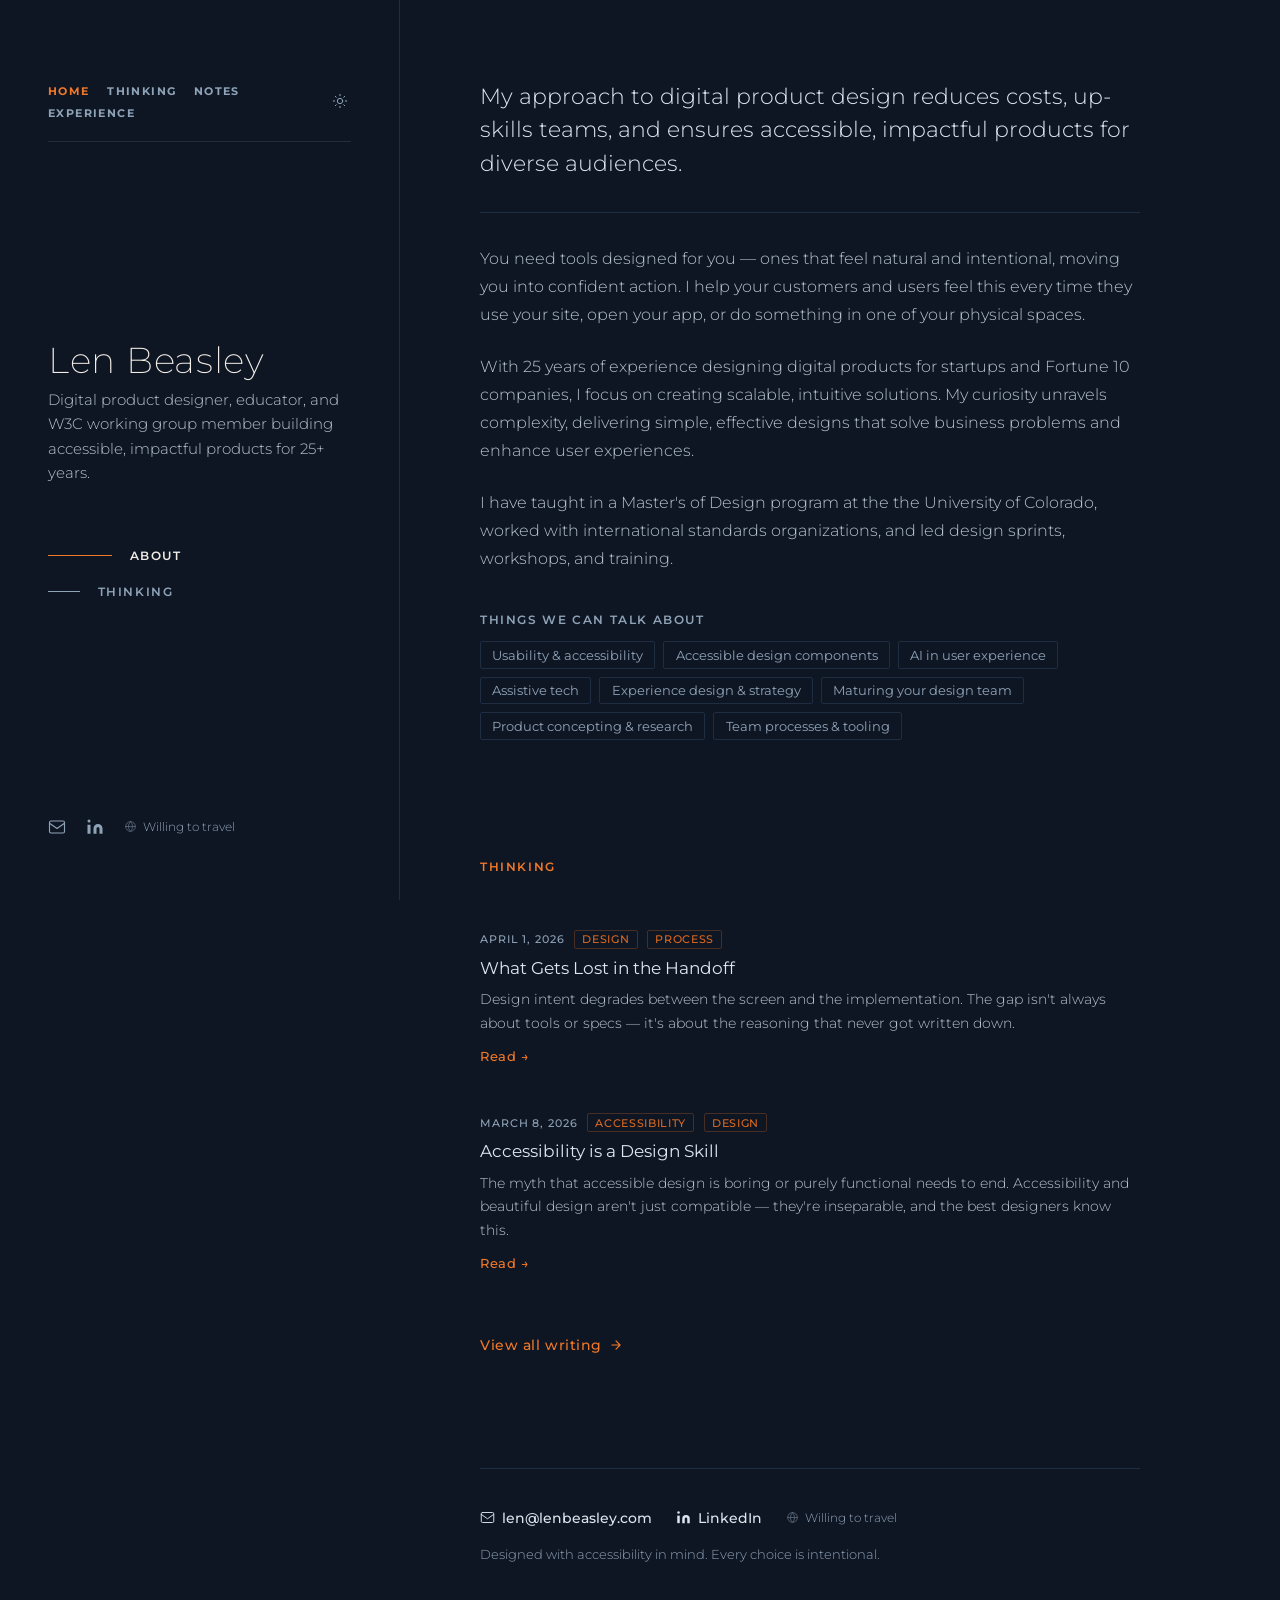
<file: index.html>
<!DOCTYPE html>
<html lang="en">
<head>
  <!-- Google Tag Manager -->
  <script>(function(w,d,s,l,i){w[l]=w[l]||[];w[l].push({'gtm.start':
  new Date().getTime(),event:'gtm.js'});var f=d.getElementsByTagName(s)[0],
  j=d.createElement(s),dl=l!='dataLayer'?'&l='+l:'';j.async=true;j.src=
  'https://www.googletagmanager.com/gtm.js?id='+i+dl;f.parentNode.insertBefore(j,f);
  })(window,document,'script','dataLayer','GTM-WWV7W5D8');</script>
  <!-- End Google Tag Manager -->
  <meta charset="UTF-8" />
  <meta name="viewport" content="width=device-width, initial-scale=1.0" />
  <title>Len Beasley — Accessibility is a Design Skill</title>
  <link rel="icon" href="/favicon.ico" sizes="any">
<link rel="icon" href="/favicon.svg" type="image/svg+xml">
<link rel="apple-touch-icon" href="/apple-touch-icon.png">
  <meta name="description" content="Digital product designer and W3C AGWG member. Accessibility is a design skill, not a compliance task." />
  <meta property="og:type"        content="website" />
  <meta property="og:site_name"   content="Len Beasley" />
  <meta property="og:title"       content="Len Beasley — Accessibility is a Design Skill" />
  <meta property="og:description" content="Digital product designer and W3C AGWG member. Accessibility is a design skill, not a compliance task." />
  <meta property="og:url"         content="https://lenbeasley.com/" />
  <meta name="twitter:card"        content="summary" />
  <meta name="twitter:title"       content="Len Beasley — Accessibility is a Design Skill" />
  <meta name="twitter:description" content="Digital product designer and W3C AGWG member. Accessibility is a design skill, not a compliance task." />
  <link rel="preconnect" href="https://fonts.googleapis.com" />
  <link rel="preconnect" href="https://fonts.gstatic.com" crossorigin />
  <link href="https://fonts.googleapis.com/css2?family=Montserrat:ital,wght@0,300;0,400;0,500;0,600;0,700;1,300;1,400&display=swap" rel="stylesheet" />

  <style>
    *, *::before, *::after { box-sizing: border-box; margin: 0; padding: 0; }

    :root {
      --navy:        #0f1623;
      --navy-mid:    #16202f;
      --navy-light:  #1e2d42;
      --warm-white:  #f2ede6;
      --accent:      #f07828;
      --accent-dim:  #d96820;
      --text-body:   #b8c4d0;
      --text-muted:  #8fa3b8;
      --text-bright: #dce6ef;
    }

    html { scroll-behavior: smooth; }

    body {
      font-family: 'Montserrat', sans-serif;
      background: var(--navy);
      color: var(--text-body);
      min-height: 100vh;
      overflow-x: hidden;
    }

    /* ── SPOTLIGHT CURSOR ──────────────────────────────── */
    body::before {
      content: '';
      position: fixed;
      inset: 0;
      background: radial-gradient(
        700px circle at var(--mouse-x, -400px) var(--mouse-y, -400px),
        rgba(240, 120, 40, 0.07),
        transparent 70%
      );
      pointer-events: none;
      z-index: 0;
    }

    /* ── SKIP LINK ─────────────────────────────────────── */
    .skip-link {
      position: absolute;
      top: -100%;
      left: 1rem;
      background: var(--accent);
      color: #fff;
      font-weight: 600;
      font-size: 0.875rem;
      padding: 0.6rem 1.1rem;
      border-radius: 0 0 4px 4px;
      text-decoration: none;
      z-index: 999;
      transition: top 0.1s;
    }
    .skip-link:focus { top: 0; }

    /* ── LAYOUT ────────────────────────────────────────── */
    .layout {
      display: grid;
      grid-template-columns: 400px 1fr;
      min-height: 100vh;
      max-width: 1400px;
      margin: 0 auto;
      position: relative;
      z-index: 1;
    }

    /* ── LEFT PANEL ────────────────────────────────────── */
    .left-panel {
      position: sticky;
      top: 0;
      height: 100vh;
      overflow-y: auto;
      padding: 5rem 3rem 4rem;
      display: flex;
      flex-direction: column;
      justify-content: space-between;
      /* Subtle right border */
      border-right: 1px solid var(--navy-light);
    }

    /* ── NAME & TAGLINE ────────────────────────────────── */
    .left-top { display: flex; flex-direction: column; gap: 0; }

    .site-name {
      font-size: clamp(2rem, 2.8vw, 2.6rem);
      font-weight: 200;
      color: var(--warm-white);
      letter-spacing: 0.02em;
      line-height: 1.1;
      margin-bottom: 0.5rem;
    }

    .site-intro {
      font-size: 0.92rem;
      font-weight: 300;
      line-height: 1.65;
      color: var(--text-body);
      max-width: 300px;
    }

    /* ── SITE NAV ─────────────────────────────────────── */
    .site-nav {
      display: flex;
      align-items: center;
      justify-content: space-between;
      margin-bottom: 2.5rem;
      padding-bottom: 1.25rem;
      border-bottom: 1px solid rgba(242,237,230,0.1);
    }
    .site-nav ul {
      display: flex;
      flex-wrap: wrap;
      gap: 0.2rem 1.1rem;
      list-style: none;
      margin: 0;
      padding: 0;
    }
    .site-nav-link {
      font-size: 0.67rem;
      font-weight: 700;
      letter-spacing: 0.13em;
      text-transform: uppercase;
      color: var(--text-muted);
      text-decoration: none;
      transition: color 0.2s;
    }
    .site-nav-link:hover { color: var(--text-bright); }
    .site-nav-link[aria-current="page"] { color: var(--accent); }
    .site-nav-link:focus-visible {
      outline: 2px solid var(--accent);
      outline-offset: 3px;
      border-radius: 2px;
    }
    .theme-toggle {
      background: none;
      border: none;
      cursor: pointer;
      color: var(--text-muted);
      padding: 0.2rem;
      display: flex;
      align-items: center;
      flex-shrink: 0;
      transition: color 0.2s;
      border-radius: 4px;
    }
    .theme-toggle:hover { color: var(--accent); }
    .theme-toggle:focus-visible {
      outline: 2px solid var(--accent);
      outline-offset: 3px;
    }

    /* ── LIGHT MODE ────────────────────────────────────── */
    [data-theme="light"] {
      --navy:        #f0ebe3;
      --panel-bg:    #e5dfd5;
      --card-bg:     rgba(255,255,255,0.65);
      --text-bright: #0e131f;
      --text-main:   #2c2c3c;
      --text-muted:  #6a6678;
    }
    [data-theme="light"] body::before {
      background: radial-gradient(700px circle at var(--mouse-x,-400px) var(--mouse-y,-400px),
        rgba(240,120,40,0.04), transparent 70%);
    }

    /* ── SIDEBAR NAV ───────────────────────────────────── */
    .sidebar-nav {
      margin: 3.5rem 0;
    }

    .sidebar-nav ul {
      list-style: none;
      display: flex;
      flex-direction: column;
      gap: 0.6rem;
    }

    .sidebar-link {
      display: inline-flex;
      align-items: center;
      gap: 1.1rem;
      text-decoration: none;
      font-size: 0.72rem;
      font-weight: 600;
      letter-spacing: 0.14em;
      text-transform: uppercase;
      color: var(--text-muted);
      transition: color 0.2s;
      padding: 0.3rem 0;
    }

    /* The horizontal indicator line */
    .sidebar-link::before {
      content: '';
      display: block;
      height: 1px;
      width: 2rem;
      background: currentColor;
      flex-shrink: 0;
      transition: width 0.3s ease;
    }

    .sidebar-link:hover { color: var(--text-bright); }
    .sidebar-link:hover::before { width: 3rem; }

    .sidebar-link.is-active {
      color: var(--warm-white);
    }
    .sidebar-link.is-active::before {
      width: 4rem;
      background: var(--accent);
    }

    .sidebar-link:focus-visible {
      outline: 2px solid var(--accent);
      outline-offset: 4px;
      border-radius: 2px;
    }

    /* ── LEFT FOOTER ───────────────────────────────────── */
    .left-footer {
      display: flex;
      align-items: center;
      gap: 1.25rem;
      flex-wrap: wrap;
    }

    .social-link {
      display: inline-flex;
      align-items: center;
      color: var(--text-muted);
      text-decoration: none;
      transition: color 0.2s;
      border-radius: 3px;
    }
    .social-link:hover { color: var(--accent); }
    .social-link:focus-visible {
      outline: 2px solid var(--accent);
      outline-offset: 3px;
      border-radius: 2px;
    }
    .social-link svg { width: 18px; height: 18px; display: block; }

    .travel-note {
      font-size: 0.78rem;
      font-weight: 300;
      color: var(--text-muted);
      display: flex;
      align-items: center;
      gap: 0.35rem;
    }
    .travel-note svg { width: 13px; height: 13px; opacity: 0.6; }

    /* ── RIGHT PANEL ───────────────────────────────────── */
    .right-panel {
      padding: 5rem 5rem 6rem 5rem;
    }

    /* ── SECTIONS ──────────────────────────────────────── */
    .section {
      max-width: 660px;
      padding-bottom: 7rem;
    }

    /* Section labels — always visible for Thinking, mobile-only for others */
    .section-label {
      display: none;
      font-size: 0.72rem;
      font-weight: 600;
      letter-spacing: 0.14em;
      text-transform: uppercase;
      color: var(--accent);
      margin-bottom: 2rem;
      padding-top: 0.5rem;
    }

    /* Thinking section label is always visible — acts as a header for the cards */
    #thinking .section-label { display: block; }

    /* ── ABOUT ─────────────────────────────────────────── */
    .about-headline {
      font-size: clamp(1.1rem, 1.8vw, 1.35rem);
      font-weight: 300;
      color: var(--text-bright);
      line-height: 1.55;
      margin-bottom: 2rem;
      padding-bottom: 2rem;
      border-bottom: 1px solid var(--navy-light);
    }

    .about-body p {
      font-size: 1rem;
      line-height: 1.75;
      color: var(--text-body);
      font-weight: 300;
      margin-bottom: 1.5rem;
    }
    .about-body p:last-child { margin-bottom: 0; }

    .about-body a {
      color: var(--text-bright);
      text-decoration: underline;
      text-decoration-color: var(--accent-dim);
      text-underline-offset: 3px;
      transition: color 0.2s;
    }
    .about-body a:hover { color: var(--accent); }

    /* Topics */
    .topics { margin-top: 2.5rem; }

    .topics-label {
      font-size: 0.72rem;
      font-weight: 600;
      letter-spacing: 0.14em;
      text-transform: uppercase;
      color: var(--text-muted);
      margin-bottom: 0.85rem;
    }

    .topics-grid {
      display: flex;
      flex-wrap: wrap;
      gap: 0.5rem;
    }

    .topic-tag {
      font-size: 0.82rem;
      font-weight: 400;
      color: var(--text-muted);
      border: 1px solid var(--navy-light);
      border-radius: 2px;
      padding: 0.3rem 0.7rem;
      transition: color 0.2s, border-color 0.2s;
    }
    .topic-tag:hover { color: var(--accent); border-color: var(--accent-dim); cursor: default; }

    /* ── THINKING CARDS ────────────────────────────────── */
    .thinking-list {
      display: flex;
      flex-direction: column;
    }

    .thinking-card {
      display: block;
      padding: 1.5rem;
      border-radius: 4px;
      margin: 0 -1.5rem;
      text-decoration: none;
      transition: background 0.2s;
    }
    .thinking-card:hover { background: rgba(30, 45, 66, 0.6); }
    .thinking-card:focus-visible {
      outline: 2px solid var(--accent);
      outline-offset: 2px;
      border-radius: 4px;
    }

    .thinking-card-meta {
      display: flex;
      align-items: center;
      gap: 0.6rem;
      flex-wrap: wrap;
      margin-bottom: 0.5rem;
    }

    .thinking-card-date {
      font-size: 0.7rem;
      font-weight: 500;
      letter-spacing: 0.08em;
      text-transform: uppercase;
      color: var(--text-muted);
    }

    .thinking-card-tag {
      font-size: 0.68rem;
      font-weight: 500;
      letter-spacing: 0.06em;
      text-transform: uppercase;
      color: var(--accent-dim);
      border: 1px solid rgba(240, 120, 40, 0.25);
      border-radius: 2px;
      padding: 0.1rem 0.45rem;
    }

    .thinking-card-title {
      font-size: 1.05rem;
      font-weight: 400;
      color: var(--text-bright);
      line-height: 1.35;
      margin-bottom: 0.55rem;
      transition: color 0.2s;
    }
    .thinking-card:hover .thinking-card-title { color: var(--accent); }

    .thinking-card-excerpt {
      font-size: 0.9rem;
      line-height: 1.65;
      color: var(--text-body);
      font-weight: 300;
      display: -webkit-box;
      -webkit-line-clamp: 3;
      -webkit-box-orient: vertical;
      overflow: hidden;
    }

    .thinking-card-read {
      display: inline-block;
      margin-top: 0.75rem;
      font-size: 0.82rem;
      font-weight: 500;
      letter-spacing: 0.04em;
      color: var(--accent);
      transition: transform 0.2s;
    }
    .thinking-card:hover .thinking-card-read { transform: translateX(4px); }

    .thinking-all-link {
      display: inline-flex;
      align-items: center;
      gap: 0.45rem;
      margin-top: 2.5rem;
      font-size: 0.875rem;
      font-weight: 500;
      letter-spacing: 0.04em;
      color: var(--accent);
      text-decoration: none;
      border-bottom: 1px solid transparent;
      padding-bottom: 1px;
      transition: border-color 0.2s;
    }
    .thinking-all-link:hover { border-bottom-color: var(--accent-dim); }
    .thinking-all-link:focus-visible {
      outline: 2px solid var(--accent);
      outline-offset: 3px;
      border-radius: 2px;
    }
    .thinking-all-link svg { width: 14px; height: 14px; }

    /* ── PAGE FOOTER ───────────────────────────────────── */
    .page-footer {
      max-width: 660px;
      padding-top: 2.5rem;
      border-top: 1px solid var(--navy-light);
    }

    .footer-links {
      display: flex;
      flex-wrap: wrap;
      gap: 1.5rem;
      align-items: center;
      margin-bottom: 1.25rem;
    }

    .footer-link {
      display: inline-flex;
      align-items: center;
      gap: 0.45rem;
      text-decoration: none;
      color: var(--text-bright);
      font-size: 0.9rem;
      font-weight: 500;
      transition: color 0.2s;
    }
    .footer-link:hover { color: var(--accent); }
    .footer-link:focus-visible {
      outline: 2px solid var(--accent);
      outline-offset: 3px;
      border-radius: 2px;
    }
    .footer-link svg { width: 15px; height: 15px; flex-shrink: 0; }

    .footer-note {
      font-size: 0.8rem;
      color: var(--text-muted);
      font-weight: 300;
    }

    /* ── SCREEN READER ONLY ────────────────────────────── */
    .sr-only {
      position: absolute; width: 1px; height: 1px;
      padding: 0; margin: -1px; overflow: hidden;
      clip: rect(0,0,0,0); white-space: nowrap; border: 0;
    }

    /* ── FADE-IN ───────────────────────────────────────── */
    @keyframes fadeUp {
      from { opacity: 0; transform: translateY(12px); }
      to   { opacity: 1; transform: translateY(0); }
    }
    .site-name   { animation: fadeUp 0.65s 0.0s  ease both; }
    .site-intro  { animation: fadeUp 0.65s 0.1s  ease both; }
    .sidebar-nav { animation: fadeUp 0.65s 0.2s  ease both; }
    .left-footer { animation: fadeUp 0.65s 0.3s  ease both; }

    /* ── REDUCED MOTION ────────────────────────────────── */
    @media (prefers-reduced-motion: reduce) {
      html { scroll-behavior: auto; }
      .site-name, .site-intro,
      .sidebar-nav, .left-footer { animation: none; }
      body::before { display: none; }
      .sidebar-link::before,
      .thinking-card-read { transition: none; }
    }

    /* ── RESPONSIVE ────────────────────────────────────── */
    @media (max-width: 1200px) {
      .layout { grid-template-columns: 340px 1fr; }
      .right-panel { padding: 5rem 3.5rem 6rem 4rem; }
      .left-panel { padding: 5rem 2.5rem 4rem; }
    }

    @media (max-width: 960px) {
      .layout {
        grid-template-columns: 1fr;
        max-width: 740px;
      }

      .left-panel {
        position: static;
        height: auto;
        padding: 3.5rem 2.5rem 2.5rem;
        border-right: none;
        border-bottom: 1px solid var(--navy-light);
      }

      .sidebar-nav { display: none; } /* Scroll is natural on mobile */

      .right-panel { padding: 2.5rem 2.5rem 4rem; }

      .section-label { display: block; } /* Show section labels on mobile */
    }

    @media (max-width: 520px) {
      .left-panel  { padding: 2.5rem 1.5rem 2rem; }
      .right-panel { padding: 2rem 1.5rem 3.5rem; }
      .site-intro  { max-width: none; }
    }
  </style>
</head>
<body>
  <!-- Google Tag Manager (noscript) -->
  <noscript><iframe src="https://www.googletagmanager.com/ns.html?id=GTM-WWV7W5D8"
  height="0" width="0" style="display:none;visibility:hidden"></iframe></noscript>
  <!-- End Google Tag Manager (noscript) -->

  <a href="#main-content" class="skip-link">Skip to main content</a>

  <div class="layout">

    <!-- ── LEFT PANEL ─────────────────────────────────── -->
    <aside class="left-panel" aria-label="Profile and navigation">

      <nav class="site-nav" aria-label="Site">
        <ul role="list">
          <li><a href="/"            class="site-nav-link" aria-current="page">Home</a></li>
          <li><a href="/thinking/"   class="site-nav-link">Thinking</a></li>
          <li><a href="/notes/"      class="site-nav-link">Notes</a></li>
          <li><a href="/experience/" class="site-nav-link">Experience</a></li>
        </ul>
        <button class="theme-toggle" aria-label="Switch to light mode" title="Switch to light mode">
          <svg aria-hidden="true" focusable="false" viewBox="0 0 24 24" fill="none"
               stroke="currentColor" stroke-width="1.5" stroke-linecap="round" stroke-linejoin="round"
               width="16" height="16">
            <circle cx="12" cy="12" r="4"/>
            <path d="M12 2v2M12 20v2M4.93 4.93l1.41 1.41M17.66 17.66l1.41 1.41M2 12h2M20 12h2M6.34 17.66l-1.41 1.41M19.07 4.93l-1.41 1.41"/>
          </svg>
        </button>
      </nav>

      <div class="left-top">
        <h1 class="site-name">Len Beasley</h1>
        <p class="site-intro">
          Digital product designer, educator, and W3C working group member
          building accessible, impactful products for 25+ years.
        </p>

        <nav class="sidebar-nav" aria-label="Page sections">
          <ul role="list">
            <li><a href="#about"    class="sidebar-link" data-section="about">About</a></li>
            <li><a href="#thinking" class="sidebar-link" data-section="thinking">Thinking</a></li>
          </ul>
        </nav>
      </div>

      <footer class="left-footer">
        <a href="mailto:len@lenbeasley.com" class="social-link" aria-label="Email Len Beasley">
          <svg aria-hidden="true" focusable="false" viewBox="0 0 24 24" fill="none"
               stroke="currentColor" stroke-width="1.5" stroke-linecap="round" stroke-linejoin="round">
            <rect x="2" y="4" width="20" height="16" rx="2"/>
            <path d="m2 7 10 7 10-7"/>
          </svg>
        </a>
        <a href="https://www.linkedin.com/in/lenbeasley" target="_blank" rel="noopener"
           class="social-link" aria-label="LinkedIn profile (opens in new tab)">
          <svg aria-hidden="true" focusable="false" viewBox="0 0 24 24" fill="currentColor">
            <path d="M16 8a6 6 0 0 1 6 6v7h-4v-7a2 2 0 0 0-2-2 2 2 0 0 0-2 2v7h-4v-7a6 6 0 0 1 6-6z"/>
            <rect x="2" y="9" width="4" height="12"/>
            <circle cx="4" cy="4" r="2"/>
          </svg>
        </a>
        <span class="travel-note" aria-label="Willing to travel">
          <svg aria-hidden="true" focusable="false" viewBox="0 0 24 24" fill="none"
               stroke="currentColor" stroke-width="1.5" stroke-linecap="round" stroke-linejoin="round">
            <path d="M3 12a9 9 0 1 0 18 0 9 9 0 0 0-18 0"/>
            <path d="M3 12h18M12 3a15 15 0 0 1 4 9 15 15 0 0 1-4 9 15 15 0 0 1-4-9 15 15 0 0 1 4-9z"/>
          </svg>
          Willing to travel
        </span>
      </footer>
    </aside>

    <!-- ── RIGHT PANEL ────────────────────────────────── -->
    <main class="right-panel" id="main-content">

      <!-- ─── ABOUT ───────────────────────────────────── -->
      <section id="about" class="section" aria-labelledby="about-heading">
        <h2 class="section-label" id="about-heading">About</h2>

        <p class="about-headline">
          My approach to digital product design reduces costs, up-skills teams,
          and ensures accessible, impactful products for diverse audiences.
        </p>

        <div class="about-body">
          <p>
            You need tools designed for you — ones that feel natural and intentional,
            moving you into confident action. I help your customers and users feel
            this every time they use your site, open your app, or do something in
            one of your physical spaces.
          </p>
          <p>
            With 25 years of experience designing digital products for startups and
            Fortune 10 companies, I focus on creating scalable, intuitive solutions.
            My curiosity unravels complexity, delivering simple, effective designs
            that solve business problems and enhance user experiences.
          </p>
          <p>
            I have taught in a Master's of Design program at the
            the University of Colorado,
            worked with international standards organizations, and led design sprints,
            workshops, and training.
          </p>
        </div>

        <div class="topics" aria-label="Topics of expertise">
          <p class="topics-label">Things we can talk about</p>
          <div class="topics-grid">
            <span class="topic-tag">Usability &amp; accessibility</span>
            <span class="topic-tag">Accessible design components</span>
            <span class="topic-tag">AI in user experience</span>
            <span class="topic-tag">Assistive tech</span>
            <span class="topic-tag">Experience design &amp; strategy</span>
            <span class="topic-tag">Maturing your design team</span>
            <span class="topic-tag">Product concepting &amp; research</span>
            <span class="topic-tag">Team processes &amp; tooling</span>
          </div>
        </div>
      </section>

      <!-- ─── THINKING ─────────────────────────────────── -->
      <section id="thinking" class="section" aria-labelledby="thinking-heading">
        <h2 class="section-label" id="thinking-heading">Thinking</h2>

        <div class="thinking-list" id="home-posts" aria-label="Recent writing">
          <!-- Populated from posts.json by JS below -->
        </div>

        <a href="/thinking/" class="thinking-all-link">
          View all writing
          <svg aria-hidden="true" focusable="false" viewBox="0 0 24 24" fill="none"
               stroke="currentColor" stroke-width="2" stroke-linecap="round" stroke-linejoin="round">
            <path d="M5 12h14M12 5l7 7-7 7"/>
          </svg>
        </a>
      </section>

      <!-- ─── FOOTER ───────────────────────────────────── -->
      <footer class="page-footer">
        <div class="footer-links">
          <a href="mailto:len@lenbeasley.com" class="footer-link">
            <svg aria-hidden="true" focusable="false" viewBox="0 0 24 24" fill="none"
                 stroke="currentColor" stroke-width="1.5" stroke-linecap="round" stroke-linejoin="round">
              <rect x="2" y="4" width="20" height="16" rx="2"/>
              <path d="m2 7 10 7 10-7"/>
            </svg>
            len@lenbeasley.com
          </a>
          <a href="https://www.linkedin.com/in/lenbeasley" target="_blank" rel="noopener" class="footer-link">
            <svg aria-hidden="true" focusable="false" viewBox="0 0 24 24" fill="currentColor">
              <path d="M16 8a6 6 0 0 1 6 6v7h-4v-7a2 2 0 0 0-2-2 2 2 0 0 0-2 2v7h-4v-7a6 6 0 0 1 6-6z"/>
              <rect x="2" y="9" width="4" height="12"/>
              <circle cx="4" cy="4" r="2"/>
            </svg>
            LinkedIn
          </a>
          <span class="travel-note">
            <svg aria-hidden="true" focusable="false" viewBox="0 0 24 24" fill="none"
                 stroke="currentColor" stroke-width="1.5" stroke-linecap="round" stroke-linejoin="round">
              <path d="M3 12a9 9 0 1 0 18 0 9 9 0 0 0-18 0"/>
              <path d="M3 12h18M12 3a15 15 0 0 1 4 9 15 15 0 0 1-4 9 15 15 0 0 1-4-9 15 15 0 0 1 4-9z"/>
            </svg>
            Willing to travel
          </span>
        </div>
        <p class="footer-note">Designed with accessibility in mind. Every choice is intentional.</p>
      </footer>

    </main>
  </div><!-- /layout -->

  <script>
    'use strict';

    /* ── Spotlight cursor ────────────────────────────────
       Only active when no reduced-motion preference.      */
    (function () {
      if (window.matchMedia('(prefers-reduced-motion: reduce)').matches) return;
      document.addEventListener('mousemove', function (e) {
        document.documentElement.style.setProperty('--mouse-x', e.clientX + 'px');
        document.documentElement.style.setProperty('--mouse-y', e.clientY + 'px');
      });
    }());

    /* ── Scroll-spy ──────────────────────────────────────
       Watches each section; highlights matching sidebar
       nav link when the section is ≥35% in view.         */
    (function () {
      var sections = document.querySelectorAll('.section[id]');
      var links    = document.querySelectorAll('.sidebar-link[data-section]');

      function activate(id) {
        links.forEach(function (link) {
          var active = link.dataset.section === id;
          link.classList.toggle('is-active', active);
          link.setAttribute('aria-current', active ? 'true' : 'false');
        });
      }

      var obs = new IntersectionObserver(function (entries) {
        entries.forEach(function (entry) {
          if (entry.isIntersecting) activate(entry.target.id);
        });
      }, { threshold: 0.35 });

      sections.forEach(function (s) { obs.observe(s); });
      if (sections.length) activate(sections[0].id);
    }());

    /* ── Recent posts in Thinking section ───────────────
       Fetches posts.json and renders the 3 most recent
       articles as clickable cards linking into /thinking/ */
    (function () {
      var container = document.getElementById('home-posts');
      if (!container) return;

      function fmtDate(str) {
        var d = new Date(str + 'T00:00:00');
        return d.toLocaleDateString('en-US', { year: 'numeric', month: 'long', day: 'numeric' });
      }

      function esc(s) {
        return String(s)
          .replace(/&/g, '&amp;').replace(/</g, '&lt;')
          .replace(/>/g, '&gt;').replace(/"/g, '&quot;');
      }

      fetch('/posts.json')
        .then(function (r) { return r.json(); })
        .then(function (data) {
          var posts = (data.posts || [])
            .sort(function (a, b) { return new Date(b.date) - new Date(a.date); })
            .slice(0, 5);

          if (!posts.length) return;

          posts.forEach(function (post) {
            var tags = (post.tags || []).slice(0, 2)
              .map(function (t) { return '<span class="thinking-card-tag">' + esc(t) + '</span>'; })
              .join('');

            var card = document.createElement('a');
            card.className = 'thinking-card';
            card.href = '/thinking/#post-' + post.id;
            card.innerHTML =
              '<div class="thinking-card-meta">' +
                '<span class="thinking-card-date">' + fmtDate(post.date) + '</span>' +
                (tags ? tags : '') +
              '</div>' +
              '<p class="thinking-card-title">' + esc(post.title) + '</p>' +
              '<p class="thinking-card-excerpt">' + esc(post.excerpt || '') + '</p>' +
              '<span class="thinking-card-read" aria-hidden="true">Read →</span>';

            container.appendChild(card);
          });
        })
        .catch(function () { /* silently fail */ });
    }());

  /* ── THEME TOGGLE ─────────────────────────────────── */
  (function () {
    const btn = document.querySelector('.theme-toggle');
    if (!btn) return;
    const stored = localStorage.getItem('lb-theme');
    if (stored) {
      document.documentElement.dataset.theme = stored;
      btn.setAttribute('aria-label', stored === 'light' ? 'Switch to dark mode' : 'Switch to light mode');
      btn.title = stored === 'light' ? 'Switch to dark mode' : 'Switch to light mode';
    }
    btn.addEventListener('click', function () {
      const next = document.documentElement.dataset.theme === 'light' ? 'dark' : 'light';
      document.documentElement.dataset.theme = next;
      localStorage.setItem('lb-theme', next);
      btn.setAttribute('aria-label', next === 'light' ? 'Switch to dark mode' : 'Switch to light mode');
      btn.title = next === 'light' ? 'Switch to dark mode' : 'Switch to light mode';
    });
  })();
  </script>

</body>
</html>
</file>
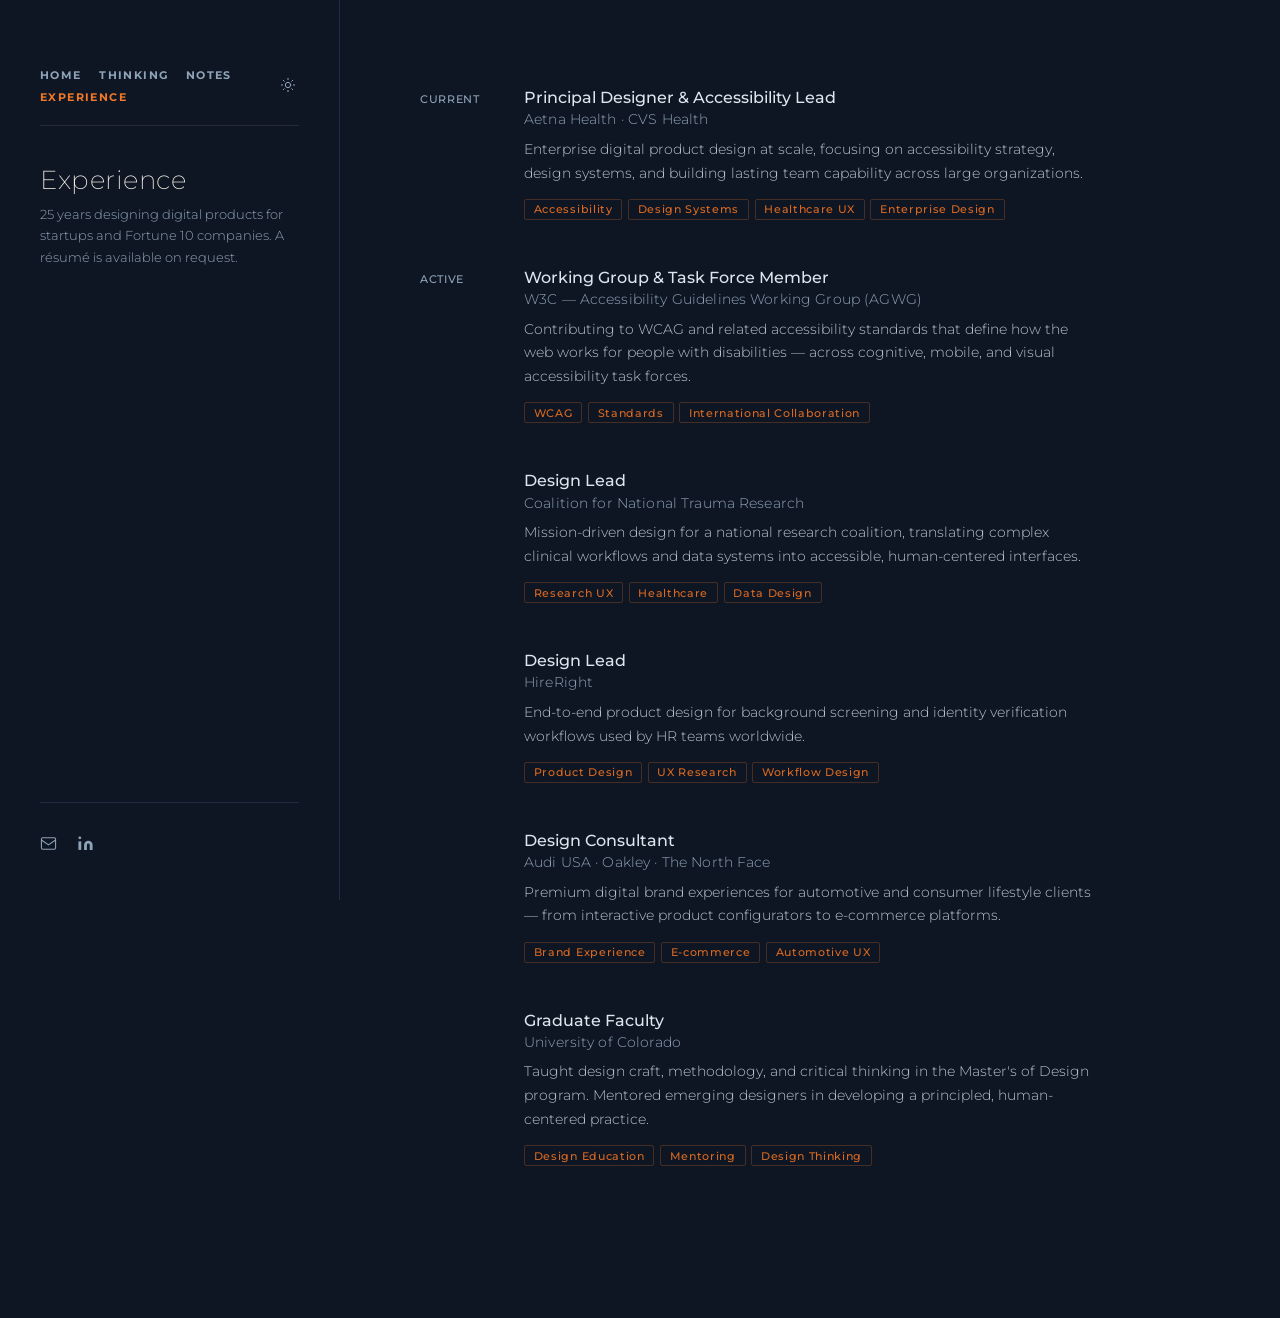
<file: experience/index.html>
<!DOCTYPE html>
<html lang="en">
<head>
  <!-- Google Tag Manager -->
  <script>(function(w,d,s,l,i){w[l]=w[l]||[];w[l].push({'gtm.start':
  new Date().getTime(),event:'gtm.js'});var f=d.getElementsByTagName(s)[0],
  j=d.createElement(s),dl=l!='dataLayer'?'&l='+l:'';j.async=true;j.src=
  'https://www.googletagmanager.com/gtm.js?id='+i+dl;f.parentNode.insertBefore(j,f);
  })(window,document,'script','dataLayer','GTM-WWV7W5D8');</script>
  <!-- End Google Tag Manager -->
  <meta charset="UTF-8" />
  <meta name="viewport" content="width=device-width, initial-scale=1.0" />
  <title>Experience — Len Beasley</title>
  <meta name="description" content="25 years designing digital products for startups and Fortune 10 companies. Accessibility, design systems, and human-centered practice." />
  <meta property="og:type"        content="website" />
  <meta property="og:site_name"   content="Len Beasley" />
  <meta property="og:title"       content="Experience — Len Beasley" />
  <link rel="icon" href="/favicon.ico" sizes="any">
<link rel="icon" href="/favicon.svg" type="image/svg+xml">
<link rel="apple-touch-icon" href="/apple-touch-icon.png">
  <meta property="og:description" content="25 years designing digital products for startups and Fortune 10 companies." />
  <meta property="og:url"         content="https://lenbeasley.com/experience/" />
  <meta name="twitter:card"        content="summary" />
  <meta name="twitter:title"       content="Experience — Len Beasley" />
  <meta name="twitter:description" content="25 years designing digital products for startups and Fortune 10 companies." />
  <link rel="preconnect" href="https://fonts.googleapis.com" />
  <link rel="preconnect" href="https://fonts.gstatic.com" crossorigin />
  <link href="https://fonts.googleapis.com/css2?family=Montserrat:ital,wght@0,300;0,400;0,500;0,600;0,700;1,300;1,400&display=swap" rel="stylesheet" />

  <style>
    *, *::before, *::after { box-sizing: border-box; margin: 0; padding: 0; }

    :root {
      --navy:        #0f1623;
      --navy-mid:    #16202f;
      --navy-light:  #1e2d42;
      --warm-white:  #f2ede6;
      --accent:      #f07828;
      --accent-dim:  #d96820;
      --text-body:   #b8c4d0;
      --text-muted:  #8fa3b8;
      --text-bright: #dce6ef;
    }

    html { scroll-behavior: smooth; }

    body {
      font-family: 'Montserrat', sans-serif;
      background: var(--navy);
      color: var(--text-body);
      min-height: 100vh;
      overflow-x: hidden;
    }

    /* ── SPOTLIGHT CURSOR ──────────────────────────────── */
    body::before {
      content: '';
      position: fixed;
      inset: 0;
      background: radial-gradient(
        700px circle at var(--mouse-x, -400px) var(--mouse-y, -400px),
        rgba(240, 120, 40, 0.07),
        transparent 70%
      );
      pointer-events: none;
      z-index: 0;
    }

    /* ── SKIP LINK ─────────────────────────────────────── */
    .skip-link {
      position: absolute;
      top: -100%;
      left: 1rem;
      background: var(--accent);
      color: #fff;
      font-weight: 600;
      font-size: 0.875rem;
      padding: 0.6rem 1.1rem;
      border-radius: 0 0 4px 4px;
      text-decoration: none;
      z-index: 999;
      transition: top 0.1s;
    }
    .skip-link:focus { top: 0; }

    /* ── LAYOUT ────────────────────────────────────────── */
    .layout {
      display: grid;
      grid-template-columns: 340px 1fr;
      min-height: 100vh;
      max-width: 1400px;
      margin: 0 auto;
      position: relative;
      z-index: 1;
    }

    /* ── LEFT PANEL ────────────────────────────────────── */
    .left-panel {
      position: sticky;
      top: 0;
      height: 100vh;
      overflow-y: auto;
      padding: 4rem 2.5rem 3rem;
      display: flex;
      flex-direction: column;
      border-right: 1px solid var(--navy-light);
    }

    /* ── SITE NAV ─────────────────────────────────────── */
    .site-nav {
      display: flex;
      align-items: center;
      justify-content: space-between;
      margin-bottom: 2.5rem;
      padding-bottom: 1.25rem;
      border-bottom: 1px solid rgba(242,237,230,0.1);
    }
    .site-nav ul {
      display: flex;
      flex-wrap: wrap;
      gap: 0.2rem 1.1rem;
      list-style: none;
      margin: 0;
      padding: 0;
    }
    .site-nav-link {
      font-size: 0.67rem;
      font-weight: 700;
      letter-spacing: 0.13em;
      text-transform: uppercase;
      color: var(--text-muted);
      text-decoration: none;
      transition: color 0.2s;
    }
    .site-nav-link:hover { color: var(--text-bright); }
    .site-nav-link[aria-current="page"] { color: var(--accent); }
    .site-nav-link:focus-visible {
      outline: 2px solid var(--accent);
      outline-offset: 3px;
      border-radius: 2px;
    }
    .theme-toggle {
      background: none;
      border: none;
      cursor: pointer;
      color: var(--text-muted);
      padding: 0.2rem;
      display: flex;
      align-items: center;
      flex-shrink: 0;
      transition: color 0.2s;
      border-radius: 4px;
    }
    .theme-toggle:hover { color: var(--accent); }
    .theme-toggle:focus-visible {
      outline: 2px solid var(--accent);
      outline-offset: 3px;
    }

    /* ── LIGHT MODE ────────────────────────────────────── */
    [data-theme="light"] {
      --navy:        #f0ebe3;
      --panel-bg:    #e5dfd5;
      --card-bg:     rgba(255,255,255,0.65);
      --text-bright: #0e131f;
      --text-main:   #2c2c3c;
      --text-muted:  #6a6678;
    }
    [data-theme="light"] body::before {
      background: radial-gradient(700px circle at var(--mouse-x,-400px) var(--mouse-y,-400px),
        rgba(240,120,40,0.04), transparent 70%);
    }

    /* ── LEFT HEADINGS ─────────────────────────────────── */
    .left-title {
      font-size: 1.6rem;
      font-weight: 200;
      color: var(--warm-white);
      letter-spacing: 0.02em;
      line-height: 1.1;
      margin-bottom: 0.6rem;
    }

    .left-desc {
      font-size: 0.84rem;
      font-weight: 300;
      line-height: 1.6;
      color: var(--text-muted);
    }

    /* ── LEFT FOOTER ───────────────────────────────────── */
    .left-footer {
      margin-top: auto;
      display: flex;
      align-items: center;
      gap: 1.25rem;
      padding-top: 2rem;
      border-top: 1px solid var(--navy-light);
      flex-wrap: wrap;
    }

    .social-link {
      display: inline-flex;
      align-items: center;
      color: var(--text-muted);
      text-decoration: none;
      transition: color 0.2s;
    }
    .social-link:hover { color: var(--accent); }
    .social-link:focus-visible {
      outline: 2px solid var(--accent);
      outline-offset: 3px;
      border-radius: 2px;
    }
    .social-link svg { width: 17px; height: 17px; display: block; }

    /* ── RIGHT PANEL ───────────────────────────────────── */
    .right-panel {
      padding: 4rem 5rem 8rem 5rem;
    }

    /* ── EXPERIENCE CARDS ──────────────────────────────── */
    .exp-list {
      display: flex;
      flex-direction: column;
      max-width: 680px;
    }

    .exp-card {
      display: grid;
      grid-template-columns: 80px 1fr;
      gap: 1rem 1.5rem;
      padding: 1.5rem;
      border-radius: 4px;
      margin: 0 -1.5rem;
      transition: background 0.2s;
    }
    .exp-card:hover { background: rgba(30, 45, 66, 0.6); }

    .exp-period {
      font-size: 0.68rem;
      font-weight: 500;
      letter-spacing: 0.06em;
      text-transform: uppercase;
      color: var(--text-muted);
      padding-top: 0.25rem;
      line-height: 1.4;
    }

    .exp-title {
      font-size: 0.975rem;
      font-weight: 500;
      color: var(--text-bright);
      line-height: 1.3;
      margin-bottom: 0.2rem;
      transition: color 0.2s;
    }
    .exp-card:hover .exp-title { color: var(--accent); }

    .exp-company {
      font-size: 0.85rem;
      font-weight: 300;
      color: var(--text-muted);
      margin-bottom: 0.65rem;
      letter-spacing: 0.01em;
    }

    .exp-desc {
      font-size: 0.9rem;
      line-height: 1.65;
      color: var(--text-body);
      font-weight: 300;
      margin-bottom: 0.85rem;
    }

    .exp-tags {
      display: flex;
      flex-wrap: wrap;
      gap: 0.35rem;
      list-style: none;
    }
    .exp-tags li {
      font-size: 0.7rem;
      font-weight: 500;
      letter-spacing: 0.06em;
      color: var(--accent-dim);
      border: 1px solid rgba(240, 120, 40, 0.25);
      border-radius: 2px;
      padding: 0.15rem 0.55rem;
    }

    /* ── SCREEN READER ONLY ────────────────────────────── */
    .sr-only {
      position: absolute; width: 1px; height: 1px;
      padding: 0; margin: -1px; overflow: hidden;
      clip: rect(0,0,0,0); white-space: nowrap; border: 0;
    }

    /* ── REDUCED MOTION ────────────────────────────────── */
    @media (prefers-reduced-motion: reduce) {
      html { scroll-behavior: auto; }
      body::before { display: none; }
    }

    /* ── RESPONSIVE ────────────────────────────────────── */
    @media (max-width: 1100px) {
      .layout { grid-template-columns: 280px 1fr; }
      .right-panel { padding: 4rem 3.5rem 8rem; }
    }

    @media (max-width: 900px) {
      .layout { grid-template-columns: 1fr; max-width: 740px; }

      .left-panel {
        position: static;
        height: auto;
        padding: 3rem 2.5rem 2rem;
        border-right: none;
        border-bottom: 1px solid var(--navy-light);
      }

      .left-footer { margin-top: 2rem; }

      .right-panel { padding: 2.5rem 2.5rem 5rem; }

      .exp-card { grid-template-columns: 1fr; gap: 0.4rem; }
      .exp-period { padding-top: 0; }
    }

    @media (max-width: 520px) {
      .left-panel  { padding: 2.5rem 1.5rem 2rem; }
      .right-panel { padding: 2rem 1.5rem 4rem; }
    }
  </style>
</head>
<body>
  <!-- Google Tag Manager (noscript) -->
  <noscript><iframe src="https://www.googletagmanager.com/ns.html?id=GTM-WWV7W5D8"
  height="0" width="0" style="display:none;visibility:hidden"></iframe></noscript>
  <!-- End Google Tag Manager (noscript) -->

  <a href="#main-content" class="skip-link">Skip to main content</a>

  <div class="layout">

    <!-- ── LEFT PANEL ─────────────────────────────────── -->
    <aside class="left-panel" aria-label="Experience navigation">

      <nav class="site-nav" aria-label="Site">
        <ul role="list">
          <li><a href="/"            class="site-nav-link">Home</a></li>
          <li><a href="/thinking/"   class="site-nav-link">Thinking</a></li>
          <li><a href="/notes/"      class="site-nav-link">Notes</a></li>
          <li><a href="/experience/" class="site-nav-link" aria-current="page">Experience</a></li>
        </ul>
        <button class="theme-toggle" aria-label="Switch to light mode" title="Switch to light mode">
          <svg aria-hidden="true" focusable="false" viewBox="0 0 24 24" fill="none"
               stroke="currentColor" stroke-width="1.5" stroke-linecap="round" stroke-linejoin="round"
               width="16" height="16">
            <circle cx="12" cy="12" r="4"/>
            <path d="M12 2v2M12 20v2M4.93 4.93l1.41 1.41M17.66 17.66l1.41 1.41M2 12h2M20 12h2M6.34 17.66l-1.41 1.41M19.07 4.93l-1.41 1.41"/>
          </svg>
        </button>
      </nav>

      <h1 class="left-title">Experience</h1>
      <p class="left-desc">
        25 years designing digital products for startups and Fortune 10 companies.
        A résumé is available on request.
      </p>

      <footer class="left-footer">
        <a href="mailto:len@lenbeasley.com" class="social-link" aria-label="Email Len Beasley">
          <svg aria-hidden="true" focusable="false" viewBox="0 0 24 24" fill="none"
               stroke="currentColor" stroke-width="1.5" stroke-linecap="round" stroke-linejoin="round">
            <rect x="2" y="4" width="20" height="16" rx="2"/>
            <path d="m2 7 10 7 10-7"/>
          </svg>
        </a>
        <a href="https://www.linkedin.com/in/lenbeasley" target="_blank" rel="noopener"
           class="social-link" aria-label="LinkedIn profile (opens in new tab)">
          <svg aria-hidden="true" focusable="false" viewBox="0 0 24 24" fill="currentColor">
            <path d="M16 8a6 6 0 0 1 6 6v7h-4v-7a2 2 0 0 0-2-2 2 2 0 0 0-2 2v7h-4v-7a6 6 0 0 1 6-6z"/>
            <rect x="2" y="9" width="4" height="12"/>
            <circle cx="4" cy="4" r="2"/>
          </svg>
        </a>
      </footer>
    </aside>

    <!-- ── RIGHT PANEL ────────────────────────────────── -->
    <main class="right-panel" id="main-content">

      <!--
        UPDATE THIS SECTION: Add actual date ranges and adjust descriptions as needed.
        These cards are a starting point — reorder or edit to match your real history.
      -->
      <div class="exp-list" role="list">

        <article class="exp-card" role="listitem">
          <div class="exp-period">Current</div>
          <div>
            <h2 class="exp-title">Principal Designer &amp; Accessibility Lead</h2>
            <p class="exp-company">Aetna Health · CVS Health</p>
            <p class="exp-desc">Enterprise digital product design at scale, focusing on accessibility strategy, design systems, and building lasting team capability across large organizations.</p>
            <ul class="exp-tags" aria-label="Skills">
              <li>Accessibility</li>
              <li>Design Systems</li>
              <li>Healthcare UX</li>
              <li>Enterprise Design</li>
            </ul>
          </div>
        </article>

        <article class="exp-card" role="listitem">
          <div class="exp-period">Active</div>
          <div>
            <h2 class="exp-title">Working Group &amp; Task Force Member</h2>
            <p class="exp-company">W3C — Accessibility Guidelines Working Group (AGWG)</p>
            <p class="exp-desc">Contributing to WCAG and related accessibility standards that define how the web works for people with disabilities — across cognitive, mobile, and visual accessibility task forces.</p>
            <ul class="exp-tags" aria-label="Skills">
              <li>WCAG</li>
              <li>Standards</li>
              <li>International Collaboration</li>
            </ul>
          </div>
        </article>

        <article class="exp-card" role="listitem">
          <div class="exp-period"></div>
          <div>
            <h2 class="exp-title">Design Lead</h2>
            <p class="exp-company">Coalition for National Trauma Research</p>
            <p class="exp-desc">Mission-driven design for a national research coalition, translating complex clinical workflows and data systems into accessible, human-centered interfaces.</p>
            <ul class="exp-tags" aria-label="Skills">
              <li>Research UX</li>
              <li>Healthcare</li>
              <li>Data Design</li>
            </ul>
          </div>
        </article>

        <article class="exp-card" role="listitem">
          <div class="exp-period"></div>
          <div>
            <h2 class="exp-title">Design Lead</h2>
            <p class="exp-company">HireRight</p>
            <p class="exp-desc">End-to-end product design for background screening and identity verification workflows used by HR teams worldwide.</p>
            <ul class="exp-tags" aria-label="Skills">
              <li>Product Design</li>
              <li>UX Research</li>
              <li>Workflow Design</li>
            </ul>
          </div>
        </article>

        <article class="exp-card" role="listitem">
          <div class="exp-period"></div>
          <div>
            <h2 class="exp-title">Design Consultant</h2>
            <p class="exp-company">Audi USA · Oakley · The North Face</p>
            <p class="exp-desc">Premium digital brand experiences for automotive and consumer lifestyle clients — from interactive product configurators to e-commerce platforms.</p>
            <ul class="exp-tags" aria-label="Skills">
              <li>Brand Experience</li>
              <li>E-commerce</li>
              <li>Automotive UX</li>
            </ul>
          </div>
        </article>

        <article class="exp-card" role="listitem">
          <div class="exp-period"></div>
          <div>
            <h2 class="exp-title">Graduate Faculty</h2>
            <p class="exp-company">University of Colorado</p>
            <p class="exp-desc">Taught design craft, methodology, and critical thinking in the Master's of Design program. Mentored emerging designers in developing a principled, human-centered practice.</p>
            <ul class="exp-tags" aria-label="Skills">
              <li>Design Education</li>
              <li>Mentoring</li>
              <li>Design Thinking</li>
            </ul>
          </div>
        </article>

      </div>
    </main>

  </div>

  <script>
    'use strict';
    /* ── Spotlight cursor ── */
    (function () {
      if (window.matchMedia('(prefers-reduced-motion: reduce)').matches) return;
      document.addEventListener('mousemove', function (e) {
        document.documentElement.style.setProperty('--mouse-x', e.clientX + 'px');
        document.documentElement.style.setProperty('--mouse-y', e.clientY + 'px');
      });
    }());

  /* ── THEME TOGGLE ─────────────────────────────────── */
  (function () {
    const btn = document.querySelector('.theme-toggle');
    if (!btn) return;
    const stored = localStorage.getItem('lb-theme');
    if (stored) {
      document.documentElement.dataset.theme = stored;
      btn.setAttribute('aria-label', stored === 'light' ? 'Switch to dark mode' : 'Switch to light mode');
      btn.title = stored === 'light' ? 'Switch to dark mode' : 'Switch to light mode';
    }
    btn.addEventListener('click', function () {
      const next = document.documentElement.dataset.theme === 'light' ? 'dark' : 'light';
      document.documentElement.dataset.theme = next;
      localStorage.setItem('lb-theme', next);
      btn.setAttribute('aria-label', next === 'light' ? 'Switch to dark mode' : 'Switch to light mode');
      btn.title = next === 'light' ? 'Switch to dark mode' : 'Switch to light mode';
    });
  })();
  </script>

</body>
</html>
</file>
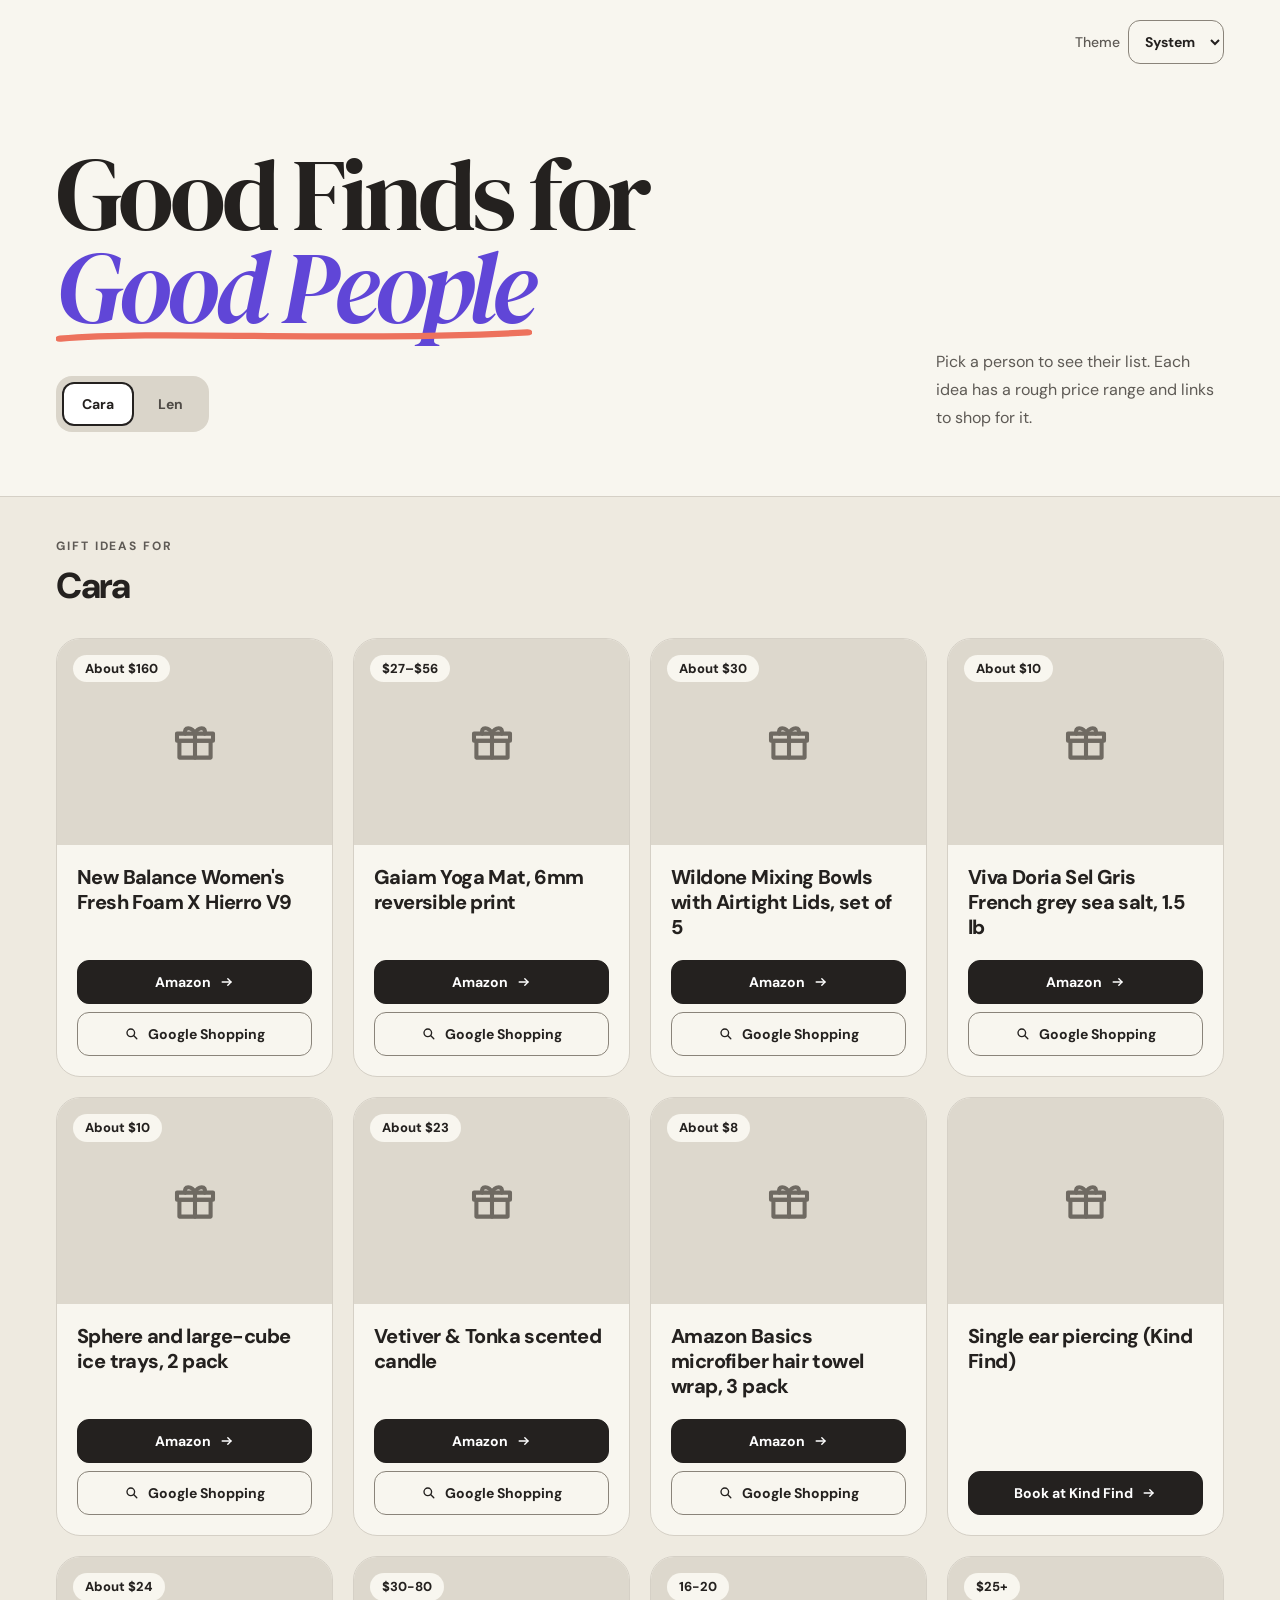
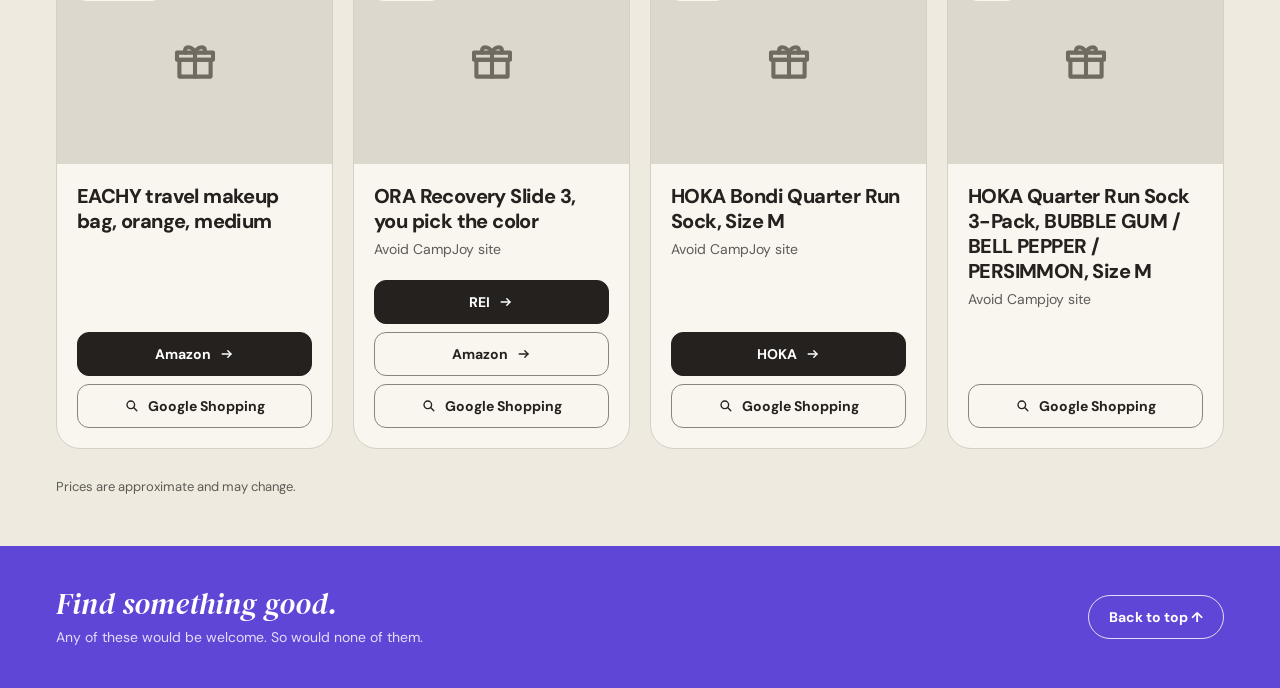
<file: gift-ideas/index.html>
<!doctype html>
<html lang="en">
<head>
<meta charset="utf-8">
<meta name="viewport" content="width=device-width, initial-scale=1">
<link rel="icon" href="/favicon.ico" sizes="any">
<link rel="icon" href="/favicon.svg" type="image/svg+xml">
<link rel="apple-touch-icon" href="/apple-touch-icon.png">
<title>Gift ideas</title>
<meta name="description" content="Gift ideas by person, with price ranges and shopping links.">
<meta name="color-scheme" content="light dark">
<script>
/* Apply a saved theme choice before first paint. No saved choice = follow the system. */
(function () {
  try {
    var t = localStorage.getItem("gift-theme");
    if (t === "light" || t === "dark") document.documentElement.setAttribute("data-theme", t);
  } catch (e) {}
})();
</script>
<link rel="preconnect" href="https://fonts.googleapis.com">
<link rel="preconnect" href="https://fonts.gstatic.com" crossorigin>
<link rel="stylesheet" href="https://fonts.googleapis.com/css2?family=DM+Sans:wght@400;500;700;800&family=DM+Serif+Display:ital@0;1&display=swap">
<style>
:root{
  color-scheme:light;
  --bg:#f8f6ef;--band:#eeeae0;--fg:#24211f;--muted:#5e5a55;--line:#d5d0c6;
  --card:#f8f6ef;--img:#ddd8cd;--img-icon:#6f6a62;
  --track:#dad5ca;--tab-on:#ffffff;--tab-off:#4f4b46;
  --accent:#6046d7;--squiggle:#ed725d;--mark:#f4d03f;--mark-fg:#24211f;
  --btn:#24211f;--btn-fg:#ffffff;--btn-line:#8a847a;
  --foot:#6046d7;--foot-fg:#ffffff;--foot-muted:#e4defc;
}
@media (prefers-color-scheme: dark){:root:not([data-theme="light"]){
  color-scheme:dark;
  --bg:#171513;--band:#1f1c19;--fg:#f1ede4;--muted:#b9b3a9;--line:#3d3832;
  --card:#26221e;--img:#332e29;--img-icon:#a39c91;
  --track:#2d2925;--tab-on:#4a433b;--tab-off:#c9c3b9;
  --accent:#b5a6ff;--squiggle:#f08a77;--mark:#f4d03f;--mark-fg:#24211f;
  --btn:#f1ede4;--btn-fg:#171513;--btn-line:#8d867b;
  --foot:#2c2163;--foot-fg:#ffffff;--foot-muted:#d5cdfa;
}}
:root[data-theme="dark"]{
  color-scheme:dark;
  --bg:#171513;--band:#1f1c19;--fg:#f1ede4;--muted:#b9b3a9;--line:#3d3832;
  --card:#26221e;--img:#332e29;--img-icon:#a39c91;
  --track:#2d2925;--tab-on:#4a433b;--tab-off:#c9c3b9;
  --accent:#b5a6ff;--squiggle:#f08a77;--mark:#f4d03f;--mark-fg:#24211f;
  --btn:#f1ede4;--btn-fg:#171513;--btn-line:#8d867b;
  --foot:#2c2163;--foot-fg:#ffffff;--foot-muted:#d5cdfa;
}
*,*::before,*::after{box-sizing:border-box}
html{font-size:100%;scroll-behavior:smooth}
body{margin:0;min-width:320px;background:var(--bg);color:var(--fg);
  font:1rem/1.6 "DM Sans",ui-sans-serif,system-ui,-apple-system,"Segoe UI",Roboto,sans-serif;
  text-rendering:optimizeLegibility;overflow-wrap:break-word}
::selection{background:var(--mark);color:var(--mark-fg)}
a{color:inherit}
:focus-visible{outline:3px solid var(--accent);outline-offset:3px}
.sr{position:absolute;width:1px;height:1px;margin:-1px;padding:0;overflow:hidden;clip:rect(0 0 0 0);clip-path:inset(50%);white-space:nowrap;border:0}
.skip{position:fixed;left:1rem;top:1rem;z-index:50;transform:translateY(-6rem);background:var(--btn);color:var(--btn-fg);
  padding:.75rem 1.25rem;border-radius:999px;font-weight:700;text-decoration:none;transition:transform .15s}
.skip:focus{transform:none}
.inner{max-width:83.25rem;margin:0 auto}
.pad{padding-left:1.25rem;padding-right:1.25rem}
@media (min-width:40rem){.pad{padding-left:2rem;padding-right:2rem}}
@media (min-width:64rem){.pad{padding-left:3.5rem;padding-right:3.5rem}}

/* Header */
.top{display:flex;flex-wrap:wrap;align-items:center;justify-content:flex-end;gap:.75rem 1.5rem;padding-top:1.25rem;padding-bottom:1.25rem}
.theme{display:flex;align-items:center;gap:.5rem;font-size:.875rem;font-weight:500;color:var(--muted)}
.theme select{font:inherit;font-weight:700;color:var(--fg);background:var(--card);border:1px solid var(--btn-line);border-radius:.75rem;
  min-height:2.75rem;padding:0 .75rem;cursor:pointer}

/* Hero */
.hero{display:grid;gap:2rem;padding-top:2.5rem;padding-bottom:3rem}
@media (min-width:64rem){.hero{grid-template-columns:1fr 18rem;align-items:end;padding-top:4rem;padding-bottom:4rem}}
h1{margin:0;font-family:"DM Serif Display",Georgia,serif;font-weight:400;font-size:clamp(3.2rem,8vw,7.2rem);line-height:.9;letter-spacing:-.05em}
h1 em{position:relative;display:inline-block;color:var(--accent)}
h1 em svg{position:absolute;left:0;bottom:-.75rem;width:100%;height:1rem;color:var(--squiggle)}
.lede{max-width:24rem;margin:0;color:var(--muted);line-height:1.75}

/* List section */
.lists{background:var(--band);border-top:1px solid var(--line);padding-top:2.5rem;padding-bottom:3rem}
.lists-head{margin-bottom:2rem}
.kicker{margin:0 0 .5rem;font-size:.75rem;font-weight:700;letter-spacing:.16em;text-transform:uppercase;color:var(--muted)}
h2{margin:0;font-size:clamp(1.875rem,4vw,2.25rem);font-weight:800;letter-spacing:-.04em;line-height:1.15}
[role="tablist"]{margin-top:2.75rem;display:flex;flex-wrap:wrap;gap:.25rem;padding:.375rem;border-radius:1rem;background:var(--track);width:fit-content;max-width:100%}
[role="tab"]{font:inherit;font-size:.875rem;font-weight:700;min-height:2.75rem;padding:0 1.25rem;border:0;border-radius:.75rem;
  background:transparent;color:var(--tab-off);cursor:pointer;-webkit-tap-highlight-color:transparent}
[role="tab"]:hover{color:var(--fg)}
[role="tab"][aria-selected="true"]{background:var(--tab-on);color:var(--fg);box-shadow:inset 0 0 0 2px var(--fg)}
[role="tabpanel"][hidden]{display:none}
.grid{display:grid;gap:1.25rem;list-style:none;margin:0;padding:0;grid-template-columns:repeat(auto-fill,minmax(min(100%,17rem),1fr))}
.empty{color:var(--muted)}

/* Card */
.card{position:relative;display:flex;flex-direction:column;height:100%;overflow:hidden;border:1px solid var(--line);border-radius:1.5rem;background:var(--card);transition:transform .3s}
.card:hover{transform:translateY(-.25rem)}
.media{order:-1;position:relative;aspect-ratio:4/3;overflow:hidden;background:var(--img);display:grid;place-items:center}
.media.has-img{background:#fff}
.media img{width:100%;height:100%;object-fit:contain;padding:1rem;display:block}
.media .ph{width:3rem;height:3rem;color:var(--img-icon)}
.price{z-index:1;margin:0;position:absolute;left:1rem;top:1rem;padding:.375rem .75rem;border-radius:999px;background:var(--bg);color:var(--fg);font-size:.8125rem;font-weight:800;line-height:1.2}
.body{display:flex;flex-direction:column;flex:1;padding:1.25rem}
h3{margin:0;font-size:1.25rem;font-weight:800;letter-spacing:-.03em;line-height:1.25}
.note{margin:.25rem 0 0;font-size:.875rem;color:var(--muted)}
.links{display:grid;grid-template-columns:repeat(auto-fit,minmax(8.5rem,1fr));gap:.5rem;margin-top:auto;padding-top:1.25rem}
.btn{display:flex;align-items:center;justify-content:center;gap:.5rem;min-height:2.75rem;padding:.25rem .75rem;border-radius:.75rem;
  font-size:.875rem;font-weight:700;text-decoration:none;text-align:center;border:1px solid var(--btn);transition:background-color .15s,color .15s,border-color .15s}
.btn svg{width:1rem;height:1rem;flex:none}
.btn-solid{background:var(--btn);color:var(--btn-fg)}
.btn-solid:hover{background:var(--accent);border-color:var(--accent)}
.btn-line{border-color:var(--btn-line)}
.btn-line:hover{border-color:var(--accent);color:var(--accent)}
.fine{max-width:42rem;margin:1.75rem 0 0;font-size:.8125rem;color:var(--muted)}

/* Footer */
footer{background:var(--foot);color:var(--foot-fg);padding-top:2.5rem;padding-bottom:2.5rem}
.foot{display:flex;flex-direction:column;gap:1.5rem}
@media (min-width:40rem){.foot{flex-direction:row;align-items:center;justify-content:space-between}}
.foot p{margin:0}
.foot .big{font-family:"DM Serif Display",Georgia,serif;font-style:italic;font-size:1.875rem;line-height:1.2}
.foot .small{margin-top:.25rem;font-size:.875rem;color:var(--foot-muted)}
.toplink{width:fit-content;display:inline-flex;align-items:center;min-height:2.75rem;padding:0 1.25rem;border:1px solid var(--foot-muted);border-radius:999px;
  font-size:.875rem;font-weight:700;text-decoration:none}
.toplink:hover{background:var(--foot-fg);color:var(--foot)}
footer :focus-visible{outline-color:var(--foot-fg)}

@media (prefers-reduced-motion: reduce){
  html{scroll-behavior:auto}
  *,*::before,*::after{transition-duration:.01ms !important;animation-duration:.01ms !important}
  .card:hover{transform:none}
}
</style>
</head>
<body id="top">
<a class="skip" href="#main">Skip to gift lists</a>

<header class="top pad inner">
  <label class="theme">Theme
    <select id="theme">
      <option value="system">System</option>
      <option value="light">Light</option>
      <option value="dark">Dark</option>
    </select>
  </label>
</header>

<main id="main">
  <section class="hero pad inner">
    <div>
      <h1>Good Finds for <em>Good People<svg aria-hidden="true" viewBox="0 0 330 18" preserveAspectRatio="none"><path d="M3 12c70-10 193 4 324-7" fill="none" stroke="currentColor" stroke-width="7" stroke-linecap="round"/></svg></em></h1>
      <div id="tabs" role="tablist" aria-label="Gift lists by person"></div>
    </div>
    <p class="lede">Pick a person to see their list. Each idea has a rough price range and links to shop for it.</p>
  </section>

  <section class="lists pad" aria-labelledby="lists-heading">
    <div class="inner">
      <div class="lists-head">
        <p class="kicker">Gift ideas for</p>
        <h2 id="lists-heading"></h2>
      </div>
      <div id="panels"></div>
      <noscript><p>This page needs JavaScript to show the gift lists.</p></noscript>
      <p class="fine">Prices are approximate and may change.</p>
    </div>
  </section>
</main>

<footer class="pad">
  <div class="foot inner">
    <div>
      <p class="big">Find something good.</p>
      <p class="small">Any of these would be welcome. So would none of them.</p>
    </div>
    <a class="toplink" href="#top">Back to top ↑</a>
  </div>
</footer>

<script>
/* ======================================================================
   EDIT THIS LIST.
   One block per person (each becomes a tab), in the order shown.
   Each gift:
     name    required  Product name.
     price   optional  Price range, e.g. "$20–$40". Left out = no price shown.
     image   optional  Path or URL of the product image, e.g. "images/lamp.jpg".
                       Left out = a placeholder icon is shown.
     alt     optional  Image description. Left out = image is treated as decorative.
     note    optional  One short line under the name.
     amazon  optional  Link to the product on Amazon.
                       Left out = an Amazon search for the name.
     google  optional  Google Shopping link.
                       Left out = a Google Shopping search for the name.
     link    optional  A button for another shop: link: { label: "Home Depot", url: "https://..." }
   Set  amazon: false  or  google: false  to leave that button off.
   Add  private: true  to a person to show their list only by link (see PRIVATE LISTS below).
   ====================================================================== */
const LISTS = [
  {
    person: "Cara",
    gifts: [
      { name: "New Balance Women's Fresh Foam X Hierro V9", price: "About $160", image: "https://m.media-amazon.com/images/I/51doBlvSq6L._AC_SL600_.jpg", amazon: "https://www.amazon.com/dp/B0FX5RJJ18" },
      { name: "Gaiam Yoga Mat, 6mm reversible print", price: "$27–$56", image: "https://m.media-amazon.com/images/I/817Uru5jV%2BL._AC_SL600_.jpg", amazon: "https://www.amazon.com/dp/B0DHT6XGJK" },
      { name: "Wildone Mixing Bowls with Airtight Lids, set of 5", price: "About $30", image: "https://m.media-amazon.com/images/I/71dqDSOHnPL._AC_SL600_.jpg", amazon: "https://www.amazon.com/dp/B07N646N9S" },
      { name: "Viva Doria Sel Gris French grey sea salt, 1.5 lb", price: "About $10", image: "https://m.media-amazon.com/images/I/71tBiahOJHL._AC_SL600_.jpg", amazon: "https://www.amazon.com/dp/B012JHBS52" },
      { name: "Sphere and large-cube ice trays, 2 pack", price: "About $10", image: "https://m.media-amazon.com/images/I/611ZM8j2lUL._AC_SL600_.jpg", amazon: "https://www.amazon.com/dp/B08CH513LF" },
      { name: "Vetiver & Tonka scented candle", price: "About $23", image: "https://m.media-amazon.com/images/I/71qAMziSt1L._AC_SL600_.jpg", amazon: "https://www.amazon.com/dp/B094KQHHDH" },
      { name: "Amazon Basics microfiber hair towel wrap, 3 pack", price: "About $8", image: "https://m.media-amazon.com/images/I/812k6h07CpL._AC_SL600_.jpg", amazon: "https://www.amazon.com/dp/B0G7DHXHRC" },
      { name: "Single ear piercing (Kind Find)", amazon: false, google: false, image: "https://i.etsystatic.com/63202055/r/il/e0f2b1/7633371883/il_1588xN.7633371883_fah5.jpg", link: { label: "Book at Kind Find", url: "https://book.squareup.com/appointments/ebb5877b-c077-4897-8f4a-36a754bdf8e6/location/PYDDJJKV111XR/services/7RBFLDDRO5ZTN5RLZIKDVRRY" } },
      { name: "EACHY travel makeup bag, orange, medium", price: "About $24", image: "https://m.media-amazon.com/images/I/51YYNv56dJL._AC_SL600_.jpg", amazon: "https://www.amazon.com/dp/B0GK13QXB4" }, 
      { name: "ORA Recovery Slide 3, you pick the color", note: "Avoid CampJoy site", price: "$30-80", image: "https://campjoy.us/wp-content/uploads/2026/11/1135061-prpp_prpp_01.jpg", amazon: "https://www.amazon.com/dp/B0FXDN1DXN?plpRedirect=mhFallback&ref=clp_hp_h_pc&th=1&psc=1lse", google: "https://www.google.com/search?q=ORA+Recovery+Slide+3&oq=ORA+Recovery+Slide+3&gs_lcrp=EgZjaHJvbWUyBggAEEUYOTIGCAEQRRg8MgYIAhBFGDzSAQY0MGowajeoAgCwAgA&sourceid=chrome&source=chrome.ob&ie=UTF-8", link: { label: "REI", url: "https://www.rei.com/product/217238/hoka-ora-recovery-3-slides"} },
      { name: "HOKA Bondi Quarter Run Sock, Size M", price: "16-20", note: "Avoid CampJoy site", image: "https://dms.deckers.com/hoka/image/upload/t_slider-grid-tile-2x-wp/v1768554519/1164350-LLCCR_2.png?_s=RAABAB0", amazon: false, google: "https://www.google.com/search?q=Bondi+Quarter+Run+Sock+%E2%80%93+Lilac+Cream&oq=Bondi+Quarter+Run+Sock+%E2%80%93+Lilac+Cream&gs_lcrp=EgZjaHJvbWUyBggAEEUYOTIGCAEQRRg80gEHMTQzajBqNKgCA7ACAfEFtFeiQbfyD0Y&sourceid=chrome&source=chrome.ob&ie=UTF-8", link: { label: "HOKA", url: "https://www.hoka.com/en/us/all-gender-apparel/bondi-quarter-run-sock/1164350.html?dwvar_1164350_color=LLCCR"} },
      { name: "HOKA Quarter Run Sock 3-Pack, BUBBLE GUM / BELL PEPPER / PERSIMMON, Size M", price: "$25+", note: "Avoid Campjoy site", image: "https://alssports.vteximg.com.br/arquivos/ids/3979218-1520-1520/10613298x1316661.jpg.jpg?v=639160779658830000", amazon: false, google: "https://www.google.com/search?q=Quarter+Run+Sock+3-Pack+%E2%80%93+BUBBLE+GUM+%2F+BELL+PEPPER+%2F+PERSIMMON&oq=Quarter+Run+Sock+3-Pack+%E2%80%93+BUBBLE+GUM+%2F+BELL+PEPPER+%2F+PERSIMMON&gs_lcrp=EgZjaHJvbWUyBggAEEUYOTIGCAEQRRg80gEGOTVqMGo0qAIDsAIB&sourceid=chrome&source=chrome.ob&ie=UTF-8"}
    ]
  },
  {
    person: "Len",
    gifts: [
      { name: "TNF Thermoball, Men's L, Dusk Blue", price: "$130", image: "https://content.backcountry.com/images/items/1200/TNF/TNFZEFG/DUSBLU.jpg", amazon: false, google: false, link: { label: "BackCountry", url: "https://www.backcountry.com/b/the-north-face-thermoball-jacket-mens?CMP_SKU=TNFZEFG&MER=0406&skid=TNFZEFG-DUSBLU-L&mr:device=c&mr:adType=plaonline&utm_source=google&utm_medium=pla&utm_campaign=20576138872__p:G|s:BC|ct:Shopping|ct2:pmax|g:xx|c1:Apparel|c2:xx|b:xx|mt:xx&utm_content=&utm_id=go_cmp-20576138872_adg-_ad-__dev-c_ext-_prd-TNFZEFG-DUSBLU-L_mca-7811_sig-Cj0KCQiA2frXBhC_ARIsAPTFcdNMaD666xg1JpPMbu1aZVaBX8WnvpxHyEbgAqn4Flm7wU3Y_D8RUxEaAjMREALw_wcB&gclsrc=aw.ds&gad_source=1&gad_campaignid=20566427190&gbraid=0AAAAAD_Jw0b07Sf5UDkUqSO83jpO4McYF&gclid=Cj0KCQiA2frXBhC_ARIsAPTFcdNMaD666xg1JpPMbu1aZVaBX8WnvpxHyEbgAqn4Flm7wU3Y_D8RUxEaAjMREALw_wcB"} },
      { name: "Any puzzle from the Magic Puzzle Company", price: "$15–$40", image: "https://magicpuzzlecompany.com/cdn/shop/files/S3P2.png", link: { label: "Magic Puzzle Company", url: "https://magicpuzzlecompany.com/"}, amazon: false, google:"https://magicpuzzlecompany.com/" },
      { name: "International Football Kits (True Colours): The Illustrated Guide", price: "~$25", image: "https://d3525k1ryd2155.cloudfront.net/f/293/956/9781472956293.IN.0.l.jpg", google: "https://www.google.com/search?q=International+Football+Kits+(True+Colours):+The+Illustrated+Guide&ved=1t:238573&ictx=111&biw=1135&bih=908&dpr=3", amazon: "https://www.amazon.com/Ultimate-Soccer-Jersey-Collection-Greatest/dp/1797242385/ref=sr_1_1?crid=3HDNIV1JE9R7T&dib=eyJ2IjoiMSJ9.[base64].pVI9ayF4792Vdm2gYgAYFjCmhSWmgcN1LT1ADTDBNHE&dib_tag=se&keywords=International%2BFootball%2BKits%2B(True%2BColours)%3A%2BThe%2BIllustrated%2BGuide&nsdOptOutParam=true&qid=1794945574&sprefix=%2Caps%2C274&sr=8-1&th=1" },
      { name: "More Than A Shirt: How Football Shirts Explain Global Politics, Money and Power", note: "By Joey D'Urso", image: "https://m.media-amazon.com/images/I/9104UmwFLiL._AC_SL600_.jpg", amazon: "https://www.amazon.com/dp/B0DWQWH6PG" },
      { name: "The Athletic subscription", amazon: false, google: false, image: "https://encrypted-tbn0.gstatic.com/images?q=tbn:ANd9GcRLeYVCfB0ixJU1tRgPCGIDzXa1w7Jdszee5_xM5qMe1g&s=10", link: { label: "The Athletic", url: "https://www.nytimes.com/subscription/athletic" } },
      { name: "2,000 pc Jigsaw puzzle table", note: "Not a puzzle board, I haz those", price: "~$200", google: "https://www.google.com/search?q=2%2C000+pc+jigsaw+puzzles+table&sca_esv=c5098e5f30b23614&sxsrf=AKL5yDiATJqett0IvudtGOVcVezGmz4SCw%3A1795144580867&ei=hLv_avHBNKTvruEPqumDqAE&biw=998&bih=908&ved=2ahUKEwjxk8DYypWYAxWktysGHar0ABUQ4dUDegQIBhAM&uact=5&oq=2%2C000+pc+jigsaw+puzzles+table&gs_lp=[base64]&sclient=gws-wiz-serp", amazon: "https://www.amazon.com/Tranqio-Rotating-Adjustable-4-Tilting-Angle-Portable/dp/B0GH7M6FDY/ref=sr_1_2_sspa?crid=VE0PP1RNRC5X&dib=eyJ2IjoiMSJ9.[base64].VOA-hOBTOyTfzZvW3LkjJkxgSKCIqQ1Ct6c4Ub-lSfs&dib_tag=se&keywords=2%2C000%2Bpc%2Bjigsaw%2Bpuzzles%2Btable&qid=1795144773&sprefix=jigsaw%2Btable%2B2%2C000%2Bp%2Caps%2C251&sr=8-2-spons&sp_csd=d2lkZ2V0TmFtZT1zcF9hdGY&th=1", image: "https://m.media-amazon.com/images/W/BW_MEDIAX_AVIF_MEASUREMENT_1306696-T4/images/I/71+XW1+sZkL._AC_SL1500_.jpg"},
      { name: "Amazfit T-Rex Ultra 2", price: "About $550", image: "https://cdn.shopify.com/s/files/1/0406/4500/1379/files/PP-Black_fa4855b6-0a7f-4acd-ba91-7bbd2f6bc148.png", link: { label: "Amazfit", url: "https://us.amazfit.com/products/t-rex-ultra-2" } },
      { name: "Twenty-Two Foreigners in Funny Shorts", note: "By Pete Davies (paperback)", image: "https://m.media-amazon.com/images/I/51CP2VT9SGL._AC_SL600_.jpg", amazon: "https://www.amazon.com/dp/0679774939" },
      { name: "How Soccer Explains the World", price: "About $9", note: "By Franklin Foer (paperback)", image: "https://m.media-amazon.com/images/I/913Gjy3RLdL._AC_SL600_.jpg", amazon: "https://www.amazon.com/dp/0060731427" },
      { name: "Brilliant Orange: The Neurotic Genius of Dutch Football", price: "About $20", note: "By David Winner (paperback)", image: "https://m.media-amazon.com/images/I/713BD%2BHH7SL._AC_SL600_.jpg", amazon: "https://www.amazon.com/dp/0747553106" }
    ]
  },
  {
    person: "Randy",
    private: true,
    gifts: [
      { name: "EasyDry Stainless Steel Tray Food Dehydrator", price: "$100–$250", image: "https://m.media-amazon.com/images/W/BW_MEDIAX_AVIF_MEASUREMENT_1306696-T4/images/I/81I2aIPmC+L._AC_SL1500_.jpg", amazon: "https://www.amazon.com/stores/page/BCDAB363-7F3F-4738-B0CF-E952FE3EC791?ingress=2&lp_context_asin=B07PY5M579&visitId=106da71b-53c7-42c7-bcb4-ee3419c96946&store_ref=bl_ast_dp_brandlogo_sto&ref_=cm_sw_r_apin_ast_store_S6E3HJPJYM93Q2D45YCE"},
      { name: "Hey Dudes", price: "$55–$70", amazon: false, image: "https://i.etsystatic.com/33132221/r/il/2cb92f/6691378514/il_1588xN.6691378514_j6ei.jpg", link: { label: "HeyDude", url: "https://www.heydude.com/c/men/men-footwear" } },
      { name: "BILT HARD 40-ton Wood splitter", amazon: false, price: "$1,999–$3,999", image: "https://bilthardusa.com/cdn/shop/files/1_9d4d372c-7b0d-45e5-b606-1cdcd04cbc50.jpg", link: { label: "BILT HARD", url: "https://bilthardusa.com/products/40-ton-full-beam-gas-log-splitter-13hp-389cc-ohv-engine-23-stroke" } },
      { name: "Jack Purcell Converse", price: "$20–$2000", image: "https://www.thefashionisto.com/wp-content/uploads/2016/06/converse-jack-purcell-history-001.jpg", google: "https://www.google.com/search?q=jack+purcell+converse+&sca_esv=b6571defb87b4958&sxsrf=AKL5yDiSwVf4G5gocMcNRkE0KxooC5fzkQ%3A1794971612969&ei=3Bf9avfbOovLgLQPzoq-2QY&biw=951&bih=594&ved=2ahUKEwj3uf2qxpCYAxWLJYAAHU6FL2sQ4dUDegQIBhAM&uact=5&oq=jack+purcell+converse+&gs_lp=[base64]&sclient=gws-wiz-serp", amazon: false },
      { name: "Alma Coffee: 5lb bag of Soulmate", price: "$99", amazon:false, image: "https://myalmacoffee.com/cdn/shop/files/Soulmate_-new_webprofile_1.png", link: { label: "Alma Coffee", url: "https://myalmacoffee.com/products/soulmate?variant=22975542165562"} },
      { name: "BULLIANT men's ratchet leather belt, 1 3/8 inch", price: "About $6", note: "Gift boxed", image: "https://m.media-amazon.com/images/I/71HZBE4QZPL._AC_SL600_.jpg", amazon: "https://www.amazon.com/dp/B0H7XC1FW5" },
      { name: "E and J Vs Brandy, 1.75L or bigger", price: "$20+", image: "https://encrypted-tbn0.gstatic.com/images?q=tbn:ANd9GcQxeb_t8vYWAqU_6OlB6-lgTmLmzlE0NT8_bsgDTjaJQu6oU6x53DNKdF4&s=10", amazon: false, google: false },
      { name: "Moultrie 6V Tab Top Battery for Feeders", price: "$13", image: "https://www.moultrie.com/media/catalog/product/cache/f22ab6e6afdfccc7a4f2ac9bb6ae0b15/6/v/6v-tab-top_battery_front_mfa-15120_1.jpg", amazon: false, google: "https://www.google.com/search?q=moultrie+6+volt+tab+top+battery&oq=moultrie+6v+t&gs_lcrp=EgZjaHJvbWUqCAgCEAAYFhgeMgYIABBFGDkyCAgBEAAYFhgeMggIAhAAGBYYHjIICAMQABgWGB4yCggEEAAYgAQYogQyBwgFEAAY7wUyBwgGEAAY7wUyBwgHEAAY7wXSAQkxMTU1OGowajSoAgCwAgA&sourceid=chrome&source=chrome.ob&ie=UTF-8"},
      { name: "Timberland reversible black and brown leather belt", price: "About $23", image: "https://m.media-amazon.com/images/I/71kIpBtbRkL._AC_SL600_.jpg", amazon: "https://www.amazon.com/dp/B01MYGIPPQ" },
      { name: "2-Seater Wooden Outdoor Glider Bench with Cup Holders, Brown", price: "About $350", note: "If he's willing to let go of the swing", image: "https://assets.wfcdn.com/avif/im/45770612/resize-h400-w400%5Ecompr-r85/4780/478042752/2-Seater+Wooden+Outdoor+Glider+Bench+with+Cup+Holders%2C+Brown.jpg", amazon: false, link: { label: "Wayfair", url: "https://www.wayfair.com/outdoor/pdp/freeport-park-2-seater-wooden-outdoor-glider-bench-with-cup-holders-bnek1031.html?piid=123297371" } },
      { name: "Electric fly swatter, set of 2", price: "About $27", image: "https://m.media-amazon.com/images/I/91aAPQryriL._AC_SL600_.jpg", amazon: "https://www.amazon.com/dp/B0B29M763L" }
    ]
  },
  {
    person: "Don Meany",
    private: true,
    gifts: [
      { name: "New flat cap for winter", price: "$20–$35" }
    ]
  }
];

/* ======================================================================
   PRIVATE LISTS.
   Lists without  private: true  (Cara, Len) always show.
   A list marked  private: true  shows only when its person's name is
   at the end of the address, or with #all:

       https://lenbeasley.com/gift-ideas/#randy      Cara, Len and Randy
       https://lenbeasley.com/gift-ideas/#don-meany  Cara, Len and Don Meany
       https://lenbeasley.com/gift-ideas/#all        every list

   Capitals, spaces and punctuation are ignored, so #Randy, #DonMeany
   and #don-meany all work. Nothing is remembered: each address shows
   what its ending asks for.
   This only keeps the lists out of sight. They are still in this file.
   ====================================================================== */

(function () {
  "use strict";
  var SVG = "http://www.w3.org/2000/svg";

  function el(tag, attrs, children) {
    var n = document.createElement(tag);
    for (var k in attrs || {}) {
      if (k === "text") n.textContent = attrs[k]; else n.setAttribute(k, attrs[k]);
    }
    (children || []).forEach(function (c) { n.appendChild(c); });
    return n;
  }
  function icon(paths, cls) {
    var s = document.createElementNS(SVG, "svg");
    s.setAttribute("viewBox", "0 0 20 20");
    s.setAttribute("fill", "none");
    s.setAttribute("stroke", "currentColor");
    s.setAttribute("stroke-width", "1.7");
    s.setAttribute("stroke-linecap", "round");
    s.setAttribute("stroke-linejoin", "round");
    s.setAttribute("aria-hidden", "true");
    if (cls) s.setAttribute("class", cls);
    paths.forEach(function (d) {
      var p = document.createElementNS(SVG, "path");
      p.setAttribute("d", d);
      s.appendChild(p);
    });
    return s;
  }
  var ARROW = ["M4 10h11", "M11 6l4 4-4 4"];
  var SEARCH = ["M13.25 8.5a4.75 4.75 0 1 1-9.5 0 4.75 4.75 0 0 1 9.5 0z", "M12 12l4 4"];
  var GIFT = ["M3.5 9.5h13v7h-13z", "M2.5 6.5h15v3h-15z", "M10 6.5v10", "M10 6.5c-1.2-3-5-3-4 0", "M10 6.5c1.2-3 5-3 4 0"];

  function slug(s) {
    return String(s).toLowerCase().trim().replace(/[^\p{L}\p{N}]+/gu, "-").replace(/^-|-$/g, "");
  }
  function shopLink(href, cls, label, name, paths, iconFirst) {
    var a = el("a", { href: href, target: "_blank", rel: "noopener noreferrer", class: "btn " + cls });
    var text = el("span", { text: label });
    var sr = el("span", { class: "sr", text: ": " + name + " (opens in a new tab)" });
    if (iconFirst) { a.appendChild(icon(paths)); a.appendChild(text); }
    else { a.appendChild(text); a.appendChild(icon(paths)); }
    a.appendChild(sr);
    return a;
  }
  function card(g) {
    var q = encodeURIComponent(g.name);
    var media = el("div", { class: "media" });
    if (g.image) {
      var img = el("img", { src: g.image, alt: g.alt || "", loading: "lazy", decoding: "async", referrerpolicy: "no-referrer" });
      media.classList.add("has-img");
      img.addEventListener("error", function () { media.classList.remove("has-img"); img.replaceWith(icon(GIFT, "ph")); });
      media.appendChild(img);
    } else {
      media.appendChild(icon(GIFT, "ph"));
    }
    var body = el("div", { class: "body" }, [el("h3", { text: g.name })]);
    if (g.price) body.appendChild(el("p", { class: "price" }, [el("span", { class: "sr", text: "Price range: " }), document.createTextNode(g.price)]));
    if (g.note) body.appendChild(el("p", { class: "note", text: g.note }));
    var links = [];
    if (g.link && g.link.url) links.push(shopLink(g.link.url, "btn-solid", g.link.label || "Shop", g.name, ARROW, false));
    if (g.amazon !== false) links.push(shopLink(g.amazon || "https://www.amazon.com/s?k=" + q, links.length ? "btn-line" : "btn-solid", "Amazon", g.name, ARROW, false));
    if (g.google !== false) links.push(shopLink(g.google || "https://www.google.com/search?udm=28&q=" + q, "btn-line", "Google Shopping", g.name, SEARCH, true));
    body.appendChild(el("div", { class: "links" }, links));
    /* Name comes first in the DOM; CSS places the image above it visually. */
    return el("li", {}, [el("article", { class: "card" }, [body, media])]);
  }

  var tablist = document.getElementById("tabs");
  var panels = document.getElementById("panels");
  var heading = document.getElementById("lists-heading");
  var tabs = [];

  function norm(v) { return String(v).toLowerCase().replace(/[^\p{L}\p{N}]+/gu, ""); }
  function hashKey() {
    var h = location.hash.slice(1);
    try { h = decodeURIComponent(h); } catch (e) {}
    return norm(h);
  }

  /* Reads the address ending and draws the tabs it asks for. */
  function build() {
    var key = hashKey();
    var all = key === "all";
    tablist.textContent = "";
    panels.textContent = "";
    tabs = [];
    var used = {};
    var start = 0;
    LISTS.filter(function (list) {
      return !list.private || all || norm(list.person) === key;
    }).forEach(function (list, i) {
      var id = slug(list.person) || "list-" + (i + 1);
      while (used[id]) id += "-" + (i + 1);
      used[id] = true;
      if (key && norm(list.person) === key) start = i;

      var tab = el("button", { type: "button", role: "tab", id: "tab-" + id, "aria-controls": id, "aria-selected": "false", tabindex: "-1", text: list.person });
      var panel = el("div", { role: "tabpanel", id: id, "aria-labelledby": "tab-" + id, hidden: "" });
      if (list.gifts && list.gifts.length) {
        panel.appendChild(el("ul", { class: "grid" }, list.gifts.map(card)));
      } else {
        panel.setAttribute("tabindex", "0");
        panel.appendChild(el("p", { class: "empty", text: "No ideas here yet." }));
      }
      tab.addEventListener("click", function () { select(i, false); });
      tab.addEventListener("keydown", function (e) {
        var n = tabs.length, next = null;
        if (e.key === "ArrowRight") next = (i + 1) % n;
        else if (e.key === "ArrowLeft") next = (i - 1 + n) % n;
        else if (e.key === "Home") next = 0;
        else if (e.key === "End") next = n - 1;
        if (next === null) return;
        e.preventDefault();
        select(next, true);
      });
      tablist.appendChild(tab);
      panels.appendChild(panel);
      tabs.push({ tab: tab, panel: panel, id: id });
    });
    if (tabs.length) select(start, false);
  }

  /* Switching tabs leaves the address alone, so a shared link keeps its tabs on reload. */
  function select(index, focus) {
    tabs.forEach(function (t, j) {
      var on = j === index;
      t.tab.setAttribute("aria-selected", on ? "true" : "false");
      t.tab.setAttribute("tabindex", on ? "0" : "-1");
      t.panel.hidden = !on;
    });
    heading.textContent = tabs[index].tab.textContent;
    if (focus) tabs[index].tab.focus();
  }

  build();
  window.addEventListener("hashchange", build);

  /* Theme: "system" removes the override so the browser/OS setting applies. */
  var picker = document.getElementById("theme");
  var root = document.documentElement;
  picker.value = root.getAttribute("data-theme") || "system";
  picker.addEventListener("change", function () {
    var v = picker.value;
    if (v === "system") root.removeAttribute("data-theme"); else root.setAttribute("data-theme", v);
    try {
      if (v === "system") localStorage.removeItem("gift-theme"); else localStorage.setItem("gift-theme", v);
    } catch (e) {}
  });
})();
</script>
</body>
</html>
</file>
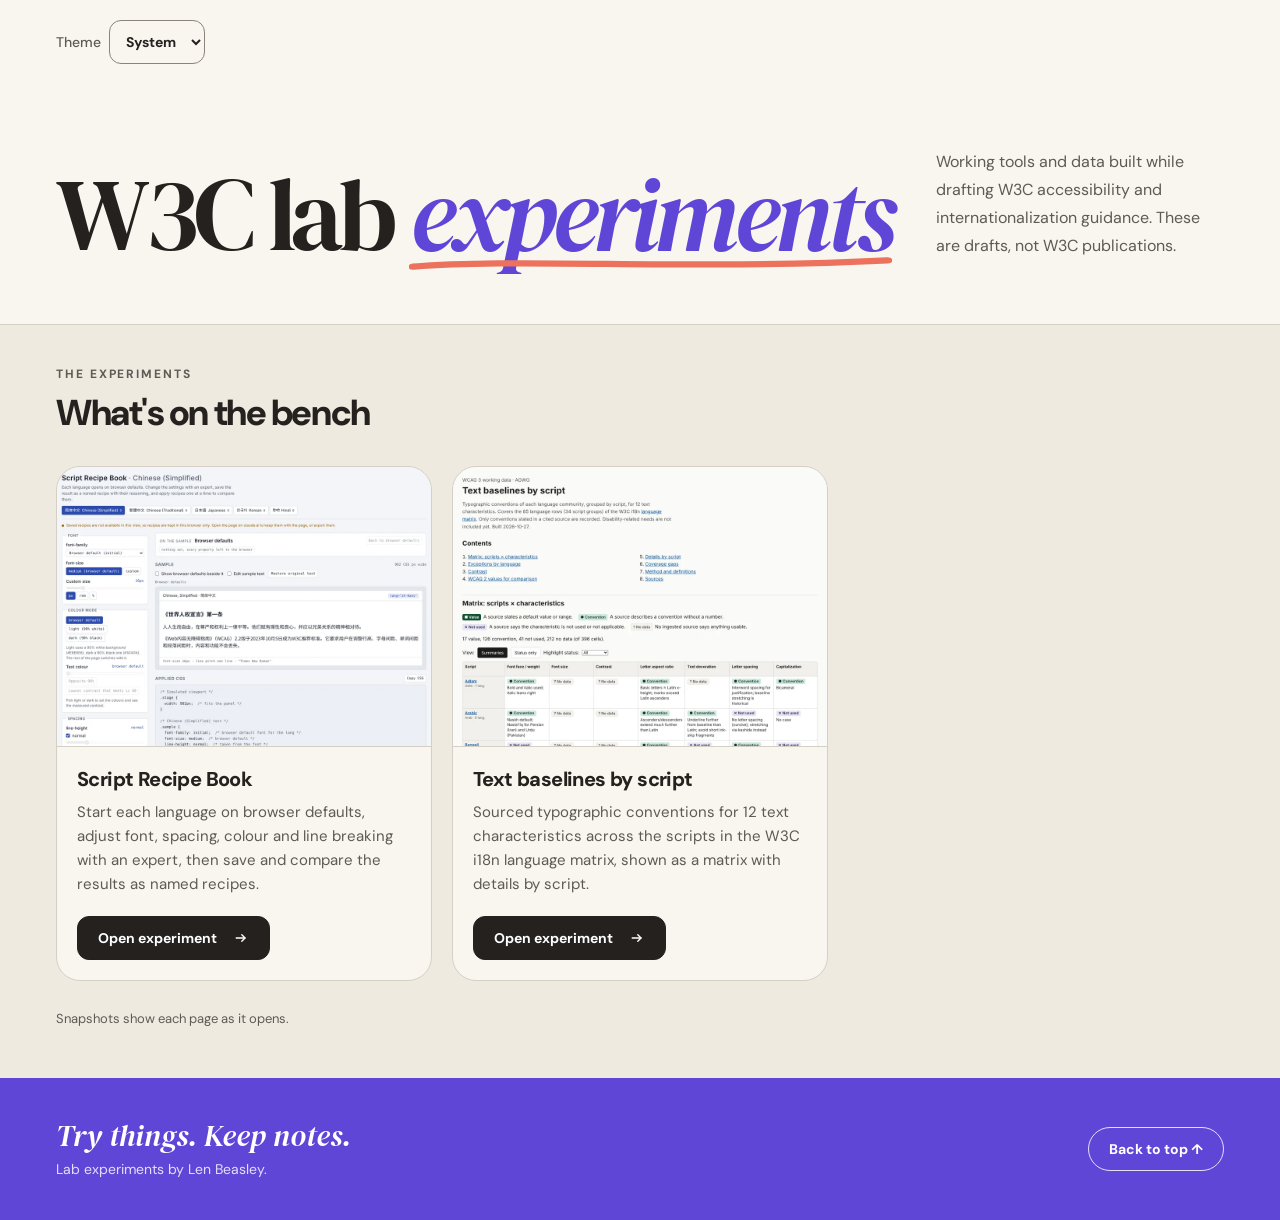
<file: W3C/index.html>
<!doctype html>
<html lang="en">
<head>
<meta charset="utf-8">
<meta name="viewport" content="width=device-width, initial-scale=1">
<link rel="icon" href="/favicon.ico" sizes="any">
<link rel="icon" href="/favicon.svg" type="image/svg+xml">
<link rel="apple-touch-icon" href="/apple-touch-icon.png">
<title>Len's W3C lab experiments</title>
<meta name="description" content="Working experiments for W3C accessibility and internationalization work.">
<meta name="color-scheme" content="light dark">
<script>
/* Apply a saved theme choice before first paint. No saved choice = follow the system. */
(function () {
  try {
    var t = localStorage.getItem("site-theme");
    if (t === "light" || t === "dark") document.documentElement.setAttribute("data-theme", t);
  } catch (e) {}
})();
</script>
<link rel="preconnect" href="https://fonts.googleapis.com">
<link rel="preconnect" href="https://fonts.gstatic.com" crossorigin>
<link rel="stylesheet" href="https://fonts.googleapis.com/css2?family=DM+Sans:wght@400;500;700;800&family=DM+Serif+Display:ital@0;1&display=swap">
<style>
:root{
  color-scheme:light;
  --bg:#f8f6ef;--band:#eeeae0;--fg:#24211f;--muted:#5e5a55;--line:#d5d0c6;
  --card:#f8f6ef;--img:#ddd8cd;
  --accent:#6046d7;--squiggle:#ed725d;--mark:#f4d03f;--mark-fg:#24211f;
  --btn:#24211f;--btn-fg:#ffffff;--btn-line:#8a847a;
  --foot:#6046d7;--foot-fg:#ffffff;--foot-muted:#e4defc;
}
@media (prefers-color-scheme: dark){:root:not([data-theme="light"]){
  color-scheme:dark;
  --bg:#171513;--band:#1f1c19;--fg:#f1ede4;--muted:#b9b3a9;--line:#3d3832;
  --card:#26221e;--img:#332e29;
  --accent:#b5a6ff;--squiggle:#f08a77;--mark:#f4d03f;--mark-fg:#24211f;
  --btn:#f1ede4;--btn-fg:#171513;--btn-line:#8d867b;
  --foot:#2c2163;--foot-fg:#ffffff;--foot-muted:#d5cdfa;
}}
:root[data-theme="dark"]{
  color-scheme:dark;
  --bg:#171513;--band:#1f1c19;--fg:#f1ede4;--muted:#b9b3a9;--line:#3d3832;
  --card:#26221e;--img:#332e29;
  --accent:#b5a6ff;--squiggle:#f08a77;--mark:#f4d03f;--mark-fg:#24211f;
  --btn:#f1ede4;--btn-fg:#171513;--btn-line:#8d867b;
  --foot:#2c2163;--foot-fg:#ffffff;--foot-muted:#d5cdfa;
}
*,*::before,*::after{box-sizing:border-box}
html{font-size:100%;scroll-behavior:smooth}
body{margin:0;min-width:320px;background:var(--bg);color:var(--fg);
  font:1rem/1.6 "DM Sans",ui-sans-serif,system-ui,-apple-system,"Segoe UI",Roboto,sans-serif;
  text-rendering:optimizeLegibility;overflow-wrap:break-word}
::selection{background:var(--mark);color:var(--mark-fg)}
a{color:inherit}
:focus-visible{outline:3px solid var(--accent);outline-offset:3px}
.sr{position:absolute;width:1px;height:1px;margin:-1px;padding:0;overflow:hidden;clip:rect(0 0 0 0);clip-path:inset(50%);white-space:nowrap;border:0}
.skip{position:fixed;left:1rem;top:1rem;z-index:50;transform:translateY(-6rem);background:var(--btn);color:var(--btn-fg);
  padding:.75rem 1.25rem;border-radius:999px;font-weight:700;text-decoration:none;transition:transform .15s}
.skip:focus{transform:none}
.inner{max-width:83.25rem;margin:0 auto}
.pad{padding-left:1.25rem;padding-right:1.25rem}
@media (min-width:40rem){.pad{padding-left:2rem;padding-right:2rem}}
@media (min-width:64rem){.pad{padding-left:3.5rem;padding-right:3.5rem}}

/* Header */
.top{display:flex;flex-wrap:wrap;align-items:center;justify-content:space-between;gap:.75rem 1.5rem;padding-top:1.25rem;padding-bottom:1.25rem}
.logo{display:inline-flex;align-items:center;padding:.5rem .875rem;border-radius:.75rem;background:#fff;border:1px solid var(--line)}
.logo img{display:block;height:2.25rem;width:auto}
.theme{display:flex;align-items:center;gap:.5rem;font-size:.875rem;font-weight:500;color:var(--muted)}
.theme select{font:inherit;font-weight:700;color:var(--fg);background:var(--card);border:1px solid var(--btn-line);border-radius:.75rem;
  min-height:2.75rem;padding:0 .75rem;cursor:pointer}

/* Hero */
.hero{display:grid;gap:2rem;padding-top:2.5rem;padding-bottom:3rem}
@media (min-width:64rem){.hero{grid-template-columns:1fr 18rem;align-items:end;padding-top:4rem;padding-bottom:4rem}}
h1{margin:0;font-family:"DM Serif Display",Georgia,serif;font-weight:400;font-size:clamp(3.2rem,8vw,7.2rem);line-height:.9;letter-spacing:-.05em}
h1 em{position:relative;display:inline-block;color:var(--accent)}
h1 em svg{position:absolute;left:0;bottom:-.75rem;width:100%;height:1rem;color:var(--squiggle)}
.lede{max-width:24rem;margin:0;color:var(--muted);line-height:1.75}

/* Experiments section */
.lists{background:var(--band);border-top:1px solid var(--line);padding-top:2.5rem;padding-bottom:3rem}
.lists-head{margin-bottom:2rem}
.kicker{margin:0 0 .5rem;font-size:.75rem;font-weight:700;letter-spacing:.16em;text-transform:uppercase;color:var(--muted)}
h2{margin:0;font-size:clamp(1.875rem,4vw,2.25rem);font-weight:800;letter-spacing:-.04em;line-height:1.15}
.grid{display:grid;gap:1.25rem;list-style:none;margin:0;padding:0;grid-template-columns:repeat(auto-fill,minmax(min(100%,22rem),1fr))}

/* Card */
.card{position:relative;display:flex;flex-direction:column;height:100%;overflow:hidden;border:1px solid var(--line);border-radius:1.5rem;background:var(--card);transition:transform .3s}
.card:hover{transform:translateY(-.25rem)}
.media{order:-1;aspect-ratio:4/3;overflow:hidden;background:var(--img);border-bottom:1px solid var(--line)}
.media img{width:100%;height:100%;object-fit:cover;object-position:top left;display:block}
.body{display:flex;flex-direction:column;flex:1;padding:1.25rem}
h3{margin:0;font-size:1.25rem;font-weight:800;letter-spacing:-.03em;line-height:1.25}
.note{margin:.5rem 0 0;font-size:.9375rem;color:var(--muted)}
.links{display:flex;margin-top:auto;padding-top:1.25rem}
.btn{display:inline-flex;align-items:center;justify-content:center;gap:.5rem;min-height:2.75rem;padding:.25rem 1.25rem;border-radius:.75rem;
  font-size:.875rem;font-weight:700;text-decoration:none;text-align:center;border:1px solid var(--btn);transition:background-color .15s,color .15s,border-color .15s}
.btn svg{width:1rem;height:1rem;flex:none}
.btn-solid{background:var(--btn);color:var(--btn-fg)}
.btn-solid:hover{background:var(--accent);border-color:var(--accent)}
.fine{max-width:42rem;margin:1.75rem 0 0;font-size:.8125rem;color:var(--muted)}

/* Footer */
footer{background:var(--foot);color:var(--foot-fg);padding-top:2.5rem;padding-bottom:2.5rem}
.foot{display:flex;flex-direction:column;gap:1.5rem}
@media (min-width:40rem){.foot{flex-direction:row;align-items:center;justify-content:space-between}}
.foot p{margin:0}
.foot .big{font-family:"DM Serif Display",Georgia,serif;font-style:italic;font-size:1.875rem;line-height:1.2}
.foot .small{margin-top:.25rem;font-size:.875rem;color:var(--foot-muted)}
.toplink{width:fit-content;display:inline-flex;align-items:center;min-height:2.75rem;padding:0 1.25rem;border:1px solid var(--foot-muted);border-radius:999px;
  font-size:.875rem;font-weight:700;text-decoration:none}
.toplink:hover{background:var(--foot-fg);color:var(--foot)}
footer :focus-visible{outline-color:var(--foot-fg)}

@media (prefers-reduced-motion: reduce){
  html{scroll-behavior:auto}
  *,*::before,*::after{transition-duration:.01ms !important;animation-duration:.01ms !important}
  .card:hover{transform:none}
}
</style>
</head>
<body id="top">
<a class="skip" href="#main">Skip to experiments</a>

<header class="top pad inner">
  <!-- a class="logo" href="https://www.w3.org/"><img src="https://www.w3.org/assets/logos/w3c-2025/svg/w3c.svg" alt="W3C home" width="72" height="36"></a -->
  <label class="theme">Theme
    <select id="theme">
      <option value="system">System</option>
      <option value="light">Light</option>
      <option value="dark">Dark</option>
    </select>
  </label>
</header>

<main id="main">
  <section class="hero pad inner">
    <div>
      <h1>W3C lab <em>experiments<svg aria-hidden="true" viewBox="0 0 330 18" preserveAspectRatio="none"><path d="M3 12c70-10 193 4 324-7" fill="none" stroke="currentColor" stroke-width="7" stroke-linecap="round"/></svg></em></h1>
    </div>
    <p class="lede">Working tools and data built while drafting W3C accessibility and internationalization guidance. These are drafts, not W3C publications.</p>
  </section>

  <section class="lists pad" aria-labelledby="exp-heading">
    <div class="inner">
      <div class="lists-head">
        <p class="kicker">The experiments</p>
        <h2 id="exp-heading">What's on the bench</h2>
      </div>
      <ul class="grid">
        <li>
          <article class="card">
            <div class="body">
              <h3>Script Recipe Book</h3>
              <p class="note">Start each language on browser defaults, adjust font, spacing, colour and line breaking with an expert, then save and compare the results as named recipes.</p>
              <div class="links">
                <a class="btn btn-solid" href="Script_Recipe_Book.html#zh-Hans">Open experiment<span class="sr">: Script Recipe Book</span>
                  <svg viewBox="0 0 20 20" fill="none" stroke="currentColor" stroke-width="1.7" stroke-linecap="round" stroke-linejoin="round" aria-hidden="true"><path d="M4 10h11"/><path d="M11 6l4 4-4 4"/></svg></a>
              </div>
            </div>
            <div class="media"><img src="images/script-recipe-book.webp" alt="" width="960" height="720" loading="lazy" decoding="async"></div>
          </article>
        </li>
        <li>
          <article class="card">
            <div class="body">
              <h3>Text baselines by script</h3>
              <p class="note">Sourced typographic conventions for 12 text characteristics across the scripts in the W3C i18n language matrix, shown as a matrix with details by script.</p>
              <div class="links">
                <a class="btn btn-solid" href="text_defaults/index.html">Open experiment<span class="sr">: Text baselines by script</span>
                  <svg viewBox="0 0 20 20" fill="none" stroke="currentColor" stroke-width="1.7" stroke-linecap="round" stroke-linejoin="round" aria-hidden="true"><path d="M4 10h11"/><path d="M11 6l4 4-4 4"/></svg></a>
              </div>
            </div>
            <div class="media"><img src="images/text-baselines.webp" alt="" width="960" height="720" loading="lazy" decoding="async"></div>
          </article>
        </li>
      </ul>
      <p class="fine">Snapshots show each page as it opens.</p>
    </div>
  </section>
</main>

<footer class="pad">
  <div class="foot inner">
    <div>
      <p class="big">Try things. Keep notes.</p>
      <p class="small">Lab experiments by Len Beasley.</p>
    </div>
    <a class="toplink" href="#top">Back to top ↑</a>
  </div>
</footer>

<script>
/* Theme: "system" removes the override so the browser/OS setting applies. */
(function () {
  var picker = document.getElementById("theme");
  var root = document.documentElement;
  picker.value = root.getAttribute("data-theme") || "system";
  picker.addEventListener("change", function () {
    var v = picker.value;
    if (v === "system") root.removeAttribute("data-theme"); else root.setAttribute("data-theme", v);
    try {
      if (v === "system") localStorage.removeItem("site-theme"); else localStorage.setItem("site-theme", v);
    } catch (e) {}
  });
})();
</script>
</body>
</html>
</file>
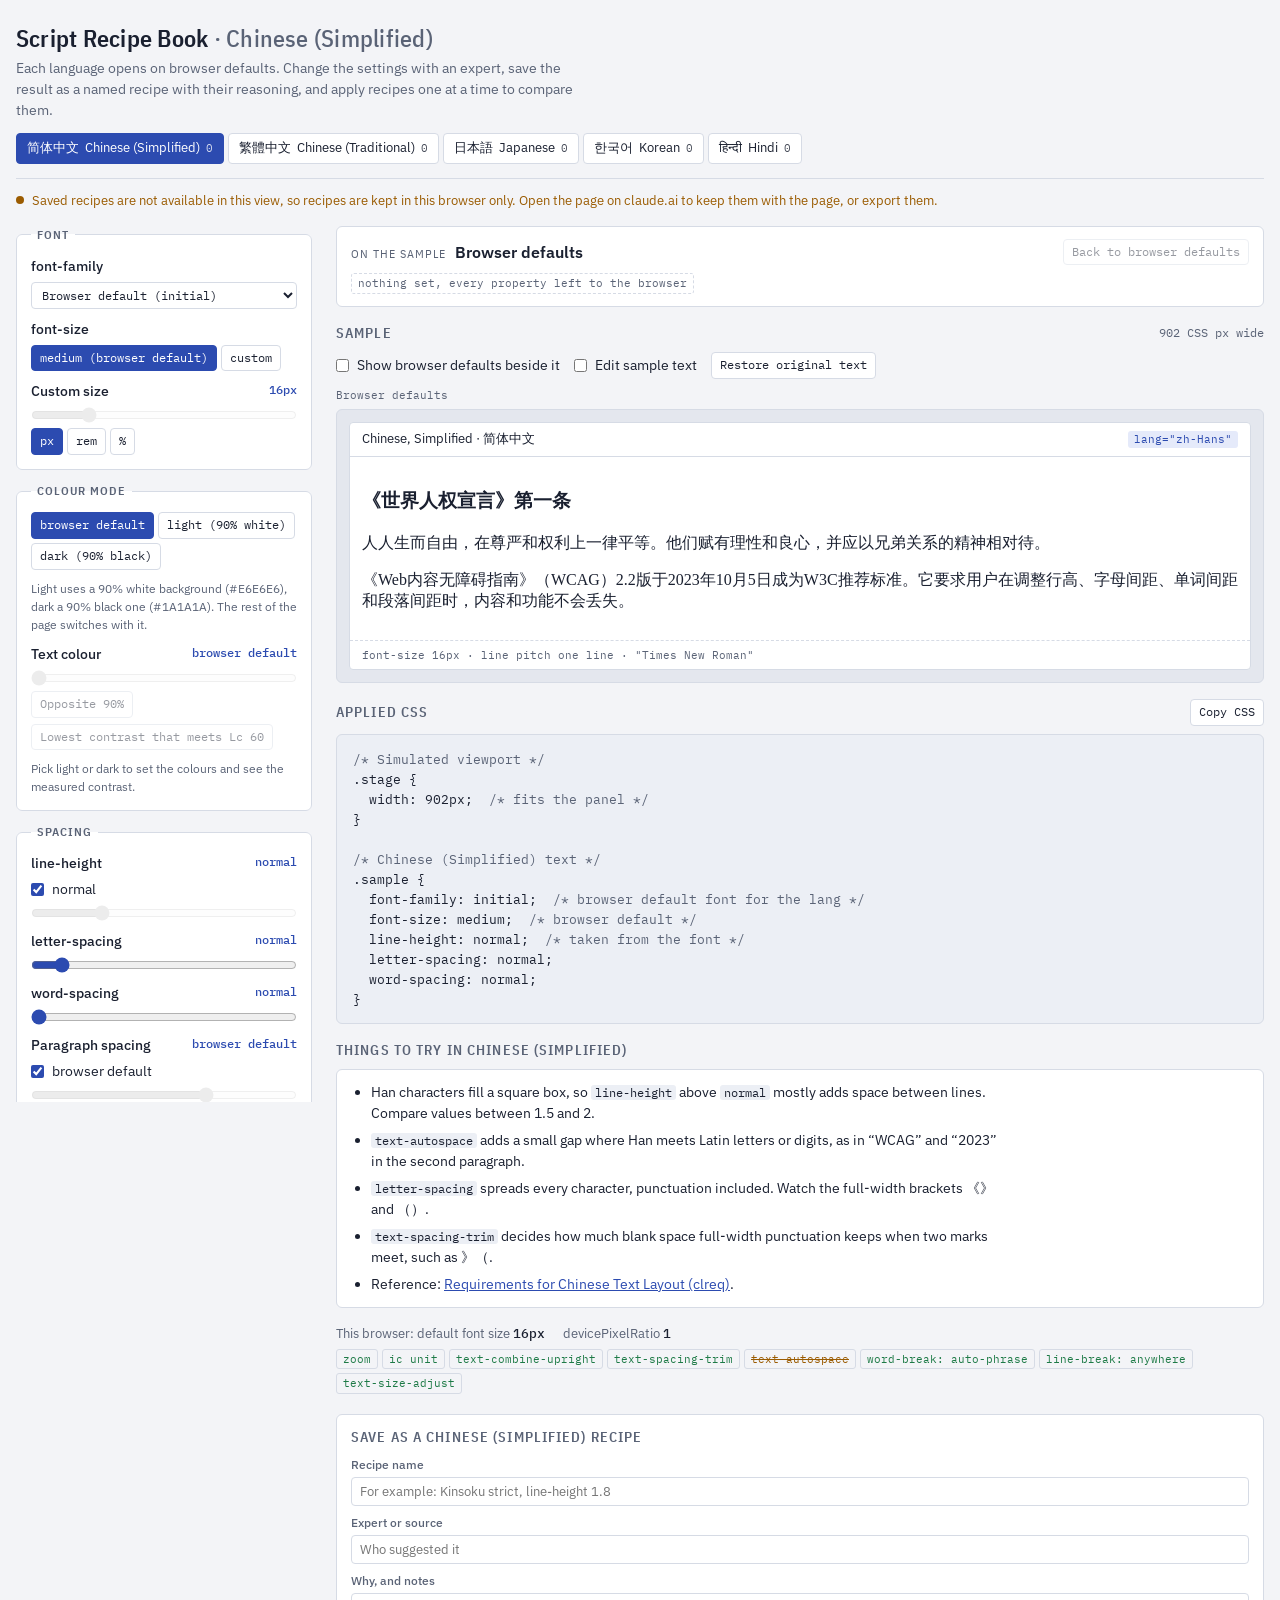
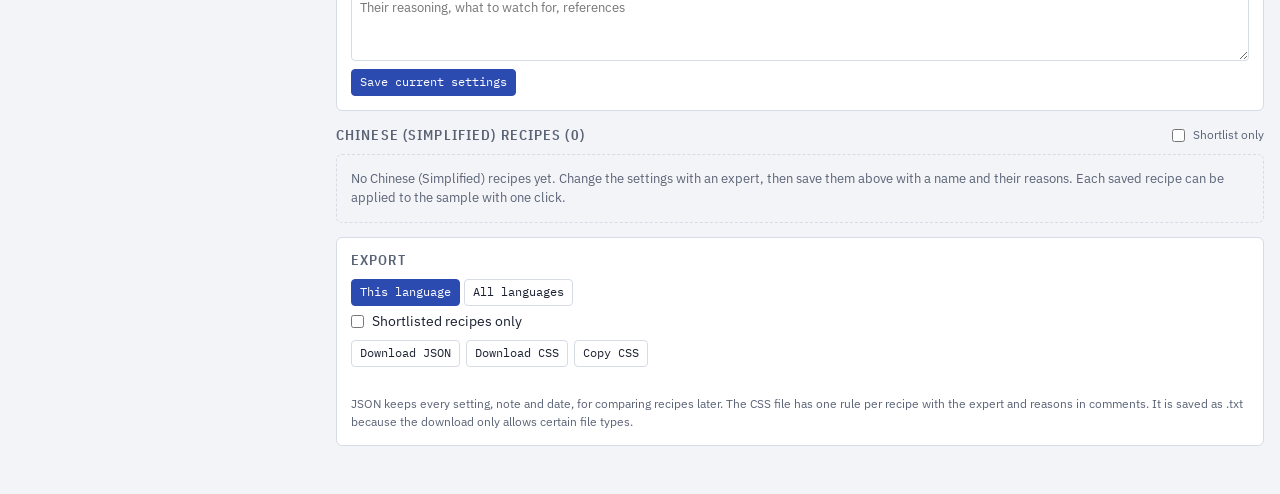
<file: W3C/Script_Recipe_Book.html>
<!doctype html><html><head><meta charset=utf8><meta name=viewport content="width=device-width,initial-scale=1,viewport-fit=cover"><style>:root{color-scheme:light;box-sizing:border-box;padding-top:env(safe-area-inset-top,0px);padding-bottom:env(safe-area-inset-bottom,0px)}html{scroll-padding-top:env(safe-area-inset-top,0px)}body{margin:0;padding:0;font:14px -apple-system,BlinkMacSystemFont,sans-serif;background:#fff;color:#000}img{max-width:100%}[hidden]:not([hidden=until-found i]){display:none!important}</style></head><body>
<title>Script Recipe Book</title>
<meta name="claude:viewport-fit-sides" content="cover">
<link rel="icon" href="/favicon.ico" sizes="any">
<link rel="icon" href="/favicon.svg" type="image/svg+xml">
<link rel="apple-touch-icon" href="/apple-touch-icon.png">
<link rel="preconnect" href="https://fonts.googleapis.com">
<link rel="preconnect" href="https://fonts.gstatic.com" crossorigin>
<link rel="stylesheet" href="https://fonts.googleapis.com/css2?family=IBM+Plex+Mono:wght@400;500&family=IBM+Plex+Sans+Condensed:wght@500;600&family=IBM+Plex+Sans:wght@400;500;600&display=swap">
<style>
/* Layout: language tabs on top; settings column, sample stage and recipe book side by side on wide screens, stacked on narrow ones. Same tokens as the Script Readability Lab. */
:root {
  --bg: #f3f4f7;
  --surface: #ffffff;
  --ink: #1a2030;
  --muted: #5a6376;
  --line: #d6dbe5;
  --accent: #2c4bb0;
  --accent-ink: #ffffff;
  --accent-soft: #e5eafa;
  --code-bg: #eceff5;
  --warn: #9a5b00;
  --warn-soft: #fbf0dc;
  --ok: #1d7a46;
  --danger: #b3261e;
  --star: #b07a00;
  --stage-bg: #e4e7ee;
  --ui: "IBM Plex Sans", system-ui, -apple-system, "Segoe UI", sans-serif;
  --label: "IBM Plex Sans Condensed", "IBM Plex Sans", system-ui, sans-serif;
  --mono: "IBM Plex Mono", ui-monospace, "SFMono-Regular", Menlo, Consolas, monospace;
}
@media (prefers-color-scheme: dark) {
  :root:not([data-theme="light"]) {
    --bg: #10131a; --surface: #171b24; --ink: #e5e8ef; --muted: #9aa3b4; --line: #2b313e;
    --accent: #8fa8ff; --accent-ink: #0e1220; --accent-soft: #1f2741; --code-bg: #0c0f15;
    --warn: #f0b35a; --warn-soft: #2e2412; --ok: #6fd39b; --danger: #ff8a80; --star: #f2c14e; --stage-bg: #0c0f15; color-scheme: dark;
  }
}
:root[data-theme="dark"] {
  --bg: #10131a; --surface: #171b24; --ink: #e5e8ef; --muted: #9aa3b4; --line: #2b313e;
  --accent: #8fa8ff; --accent-ink: #0e1220; --accent-soft: #1f2741; --code-bg: #0c0f15;
  --warn: #f0b35a; --warn-soft: #2e2412; --ok: #6fd39b; --danger: #ff8a80; --star: #f2c14e; --stage-bg: #0c0f15; color-scheme: dark;
}

body { background: var(--bg); color: var(--ink); font-family: var(--ui); font-size: 14px; line-height: 1.5; }
.wrap { padding-left: max(16px, env(safe-area-inset-left, 0px)); padding-right: max(16px, env(safe-area-inset-right, 0px)); padding-block: 20px 48px; max-width: 1760px; margin: 0 auto; }

header.top { display: flex; flex-wrap: wrap; align-items: end; justify-content: space-between; gap: 12px 24px; padding-bottom: 14px; border-bottom: 1px solid var(--line); margin-bottom: 12px; }
header.top h1 { font-family: var(--label); font-weight: 600; font-size: 24px; letter-spacing: 0.01em; margin: 0; text-wrap: balance; }
header.top h1 span { color: var(--muted); font-weight: 500; }
header.top p { margin: 2px 0 0; color: var(--muted); max-width: 70ch; }

.tabs { display: flex; flex-wrap: wrap; gap: 4px; }
.tab { font-family: var(--ui); font-size: 13px; border: 1px solid var(--line); background: var(--surface); color: var(--ink); border-radius: 4px; padding: 6px 10px; cursor: pointer; display: flex; gap: 6px; align-items: baseline; line-height: 1.3; }
.tab:hover { border-color: var(--accent); }
.tab[aria-selected="true"] { background: var(--accent); color: var(--accent-ink); border-color: var(--accent); }
.tab .n { font-family: var(--mono); font-size: 11px; opacity: 0.8; font-variant-numeric: tabular-nums; }

.sync { font-size: 12.5px; color: var(--muted); margin: 0 0 16px; display: flex; gap: 8px; align-items: center; min-height: 1.5em; }
.sync .dot { width: 8px; height: 8px; border-radius: 50%; background: var(--muted); flex: none; }
.sync.ok .dot { background: var(--ok); }
.sync.warn { color: var(--warn); }
.sync.warn .dot { background: var(--warn); }

.layout { display: grid; gap: 20px; align-items: start; grid-template-columns: minmax(0, 1fr); grid-template-areas: "main" "book" "controls"; }
@media (min-width: 960px) { .layout { grid-template-columns: 300px minmax(0, 1fr); grid-template-areas: "controls main" "controls book"; } }
@media (min-width: 1400px) { .layout { grid-template-columns: 300px minmax(0, 1fr) 360px; grid-template-areas: "controls main book"; } }
aside.controls { grid-area: controls; }
main { grid-area: main; }
aside.book { grid-area: book; }

/* ---------- Controls ---------- */
aside.controls { display: flex; flex-direction: column; gap: 12px; min-width: 0; }
@media (min-width: 960px) { aside.controls { position: sticky; top: calc(env(safe-area-inset-top, 0px) + 12px); max-height: calc(100vh - 24px); overflow-y: auto; padding-right: 4px; } }
fieldset { margin: 0; border: 1px solid var(--line); border-radius: 6px; background: var(--surface); padding: 12px 14px 14px; display: flex; flex-direction: column; gap: 10px; min-width: 0; }
legend { font-family: var(--label); font-weight: 600; font-size: 12px; text-transform: uppercase; letter-spacing: 0.08em; color: var(--muted); padding: 0 6px; }
.row { display: flex; flex-direction: column; gap: 5px; }
.row > .lbl { display: flex; justify-content: space-between; gap: 8px; font-weight: 500; }
output { font-family: var(--mono); font-size: 12px; color: var(--accent); font-variant-numeric: tabular-nums; }
.hint { color: var(--muted); font-size: 12px; margin: 0; }

.seg { display: flex; flex-wrap: wrap; gap: 4px; }
.seg input { position: absolute; opacity: 0; pointer-events: none; }
.seg label, .btn { font-family: var(--mono); font-size: 12px; padding: 4px 8px; border: 1px solid var(--line); border-radius: 4px; cursor: pointer; background: var(--surface); color: var(--ink); user-select: none; line-height: 1.4; }
.seg label:hover, .btn:hover { border-color: var(--accent); }
.seg input:checked + label { background: var(--accent); color: var(--accent-ink); border-color: var(--accent); }
.seg input:focus-visible + label, .btn:focus-visible, .tab:focus-visible, select:focus-visible, input:focus-visible, textarea:focus-visible { outline: 2px solid var(--accent); outline-offset: 2px; }
.seg label.unsupported { text-decoration: line-through; text-decoration-color: var(--warn); }
.btn.primary { background: var(--accent); color: var(--accent-ink); border-color: var(--accent); }
.btn.danger { color: var(--danger); }
.btn.danger.confirm { background: var(--danger); color: var(--surface); border-color: var(--danger); }
.btn:disabled { opacity: 0.45; cursor: default; border-color: var(--line); }
.btns { display: flex; flex-wrap: wrap; gap: 6px; align-items: center; }

select, input[type=text], textarea { font-family: var(--ui); font-size: 13px; padding: 5px 8px; border: 1px solid var(--line); border-radius: 4px; background: var(--surface); color: var(--ink); width: 100%; box-sizing: border-box; }
select { font-family: var(--mono); font-size: 12px; padding: 4px 6px; }
textarea { resize: vertical; min-height: 4.5em; line-height: 1.45; }
input[type=range] { width: 100%; accent-color: var(--accent); margin: 0; }
input[type=range]:disabled { opacity: 0.35; }
.check { display: flex; align-items: center; gap: 8px; cursor: pointer; }
.check input { accent-color: var(--accent); margin: 0; }

/* ---------- Main ---------- */
main { display: flex; flex-direction: column; gap: 16px; min-width: 0; }
h2 { font-family: var(--label); font-weight: 600; font-size: 14px; text-transform: uppercase; letter-spacing: 0.08em; margin: 0; color: var(--muted); }
.section-head { display: flex; justify-content: space-between; align-items: center; gap: 8px 12px; flex-wrap: wrap; margin-bottom: 8px; }
.section-head .meta { font-family: var(--mono); font-size: 12px; color: var(--muted); }

.now { background: var(--surface); border: 1px solid var(--line); border-radius: 6px; padding: 12px 14px; display: flex; flex-direction: column; gap: 8px; }
.now-top { display: flex; flex-wrap: wrap; justify-content: space-between; gap: 8px 16px; align-items: center; }
.now-name { display: flex; flex-wrap: wrap; align-items: baseline; gap: 4px 10px; min-width: 0; }
.now-name .k { font-family: var(--label); font-size: 12px; text-transform: uppercase; letter-spacing: 0.08em; color: var(--muted); }
.now-name b { font-size: 16px; font-weight: 600; overflow-wrap: anywhere; }
.badge { font-family: var(--mono); font-size: 11px; padding: 1px 6px; border-radius: 3px; background: var(--warn-soft); color: var(--warn); }
.chips { display: flex; flex-wrap: wrap; gap: 4px; margin: 0; padding: 0; list-style: none; }
.chip { font-family: var(--mono); font-size: 11px; padding: 1px 6px; border-radius: 3px; border: 1px solid var(--line); color: var(--ink); overflow-wrap: anywhere; }
.chip.none { color: var(--muted); border-style: dashed; }
.chip.yes { color: var(--ok); }
.chip.no { color: var(--warn); text-decoration: line-through; }

.views { display: grid; gap: 12px; grid-template-columns: minmax(0, 1fr); }
.views.compare { grid-template-columns: repeat(auto-fit, minmax(min(100%, 320px), 1fr)); }
.view { display: flex; flex-direction: column; gap: 6px; min-width: 0; }
.view-label { font-family: var(--mono); font-size: 11px; color: var(--muted); }
.stage-outer { background: var(--stage-bg); border: 1px solid var(--line); border-radius: 6px; padding: 12px; overflow-x: auto; }
.stage { box-sizing: border-box; }
.stage.rl .card-body { display: flex; justify-content: flex-end; }
.card { background: var(--surface); border: 1px solid var(--line); border-radius: 4px; display: flex; flex-direction: column; min-width: 0; }
.card-head { display: flex; justify-content: space-between; gap: 8px; align-items: baseline; padding: 8px 12px; border-bottom: 1px solid var(--line); font-size: 13px; line-height: 1.3; }
.card-head .tag { font-family: var(--mono); font-size: 11px; color: var(--accent); background: var(--accent-soft); padding: 1px 6px; border-radius: 3px; }
.card-body { padding: 12px; min-width: 0; }
.card-foot { padding: 6px 12px; border-top: 1px dashed var(--line); font-family: var(--mono); font-size: 11px; color: var(--muted); line-height: 1.5; font-variant-numeric: tabular-nums; }
.sample, .base-sample { color: var(--ink); overflow: auto; max-width: 100%; box-sizing: border-box; }
.base-sample { font-family: initial; font-size: medium; line-height: normal; letter-spacing: normal; word-spacing: normal; }
.sample[contenteditable="true"] { outline: 1px dashed var(--accent); outline-offset: 4px; }
.text-tools { display: flex; flex-wrap: wrap; gap: 6px 14px; align-items: center; }

pre.css { margin: 0; background: var(--code-bg); border: 1px solid var(--line); border-radius: 6px; padding: 14px 16px; font-family: var(--mono); font-size: 12.5px; line-height: 1.6; overflow-x: auto; white-space: pre; color: var(--ink); }
pre.css .c { color: var(--muted); }
.panel { background: var(--surface); border: 1px solid var(--line); border-radius: 6px; padding: 12px 16px; }
.panel ul { padding-left: 18px; margin: 0; display: flex; flex-direction: column; gap: 6px; max-width: 80ch; }
.panel code, .hint code { font-family: var(--mono); font-size: 12px; background: var(--code-bg); padding: 0 4px; border-radius: 3px; }
.panel a { color: var(--accent); }
.env { display: flex; flex-wrap: wrap; gap: 6px 18px; align-items: baseline; font-size: 12.5px; }
.env b { font-family: var(--mono); font-weight: 500; font-variant-numeric: tabular-nums; }
.env .k { color: var(--muted); }
.toast { color: var(--ok); font-size: 12px; min-height: 1em; }
.toast.err { color: var(--danger); }

/* ---------- Recipe book ---------- */
aside.book { display: flex; flex-direction: column; gap: 14px; min-width: 0; }
.save { background: var(--surface); border: 1px solid var(--line); border-radius: 6px; padding: 12px 14px 14px; display: flex; flex-direction: column; gap: 8px; }
.field { display: flex; flex-direction: column; gap: 3px; }
.field > span { font-size: 12px; font-weight: 500; color: var(--muted); }
.recipes { list-style: none; margin: 0; padding: 0; display: flex; flex-direction: column; gap: 8px; }
.recipe { background: var(--surface); border: 1px solid var(--line); border-radius: 6px; padding: 10px 12px; display: flex; flex-direction: column; gap: 6px; min-width: 0; }
.recipe.active { border-color: var(--accent); box-shadow: inset 3px 0 0 var(--accent); }
.r-head { display: flex; gap: 8px; align-items: flex-start; justify-content: space-between; }
.r-head h3 { margin: 0; font-size: 14.5px; font-weight: 600; line-height: 1.35; overflow-wrap: anywhere; }
.star { border: 0; background: none; cursor: pointer; font-size: 16px; line-height: 1; color: var(--muted); padding: 2px 4px; border-radius: 3px; flex: none; }
.star[aria-pressed="true"] { color: var(--star); }
.star:focus-visible { outline: 2px solid var(--accent); }
.r-meta { margin: 0; font-size: 12px; color: var(--muted); }
.r-meta b { color: var(--ink); font-weight: 500; }
.r-notes { margin: 0; white-space: pre-wrap; overflow-wrap: anywhere; font-size: 13px; }
.empty { border: 1px dashed var(--line); border-radius: 6px; padding: 14px; color: var(--muted); font-size: 13px; }
.export { background: var(--surface); border: 1px solid var(--line); border-radius: 6px; padding: 12px 14px 14px; display: flex; flex-direction: column; gap: 8px; }
#export-fallback { font-family: var(--mono); font-size: 11.5px; min-height: 10em; white-space: pre; }

/* ---------- Japanese annotation ---------- */
.stage, #base-stage { display: flex; flex-direction: column; gap: 12px; }
.vh { position: absolute; width: 1px; height: 1px; overflow: hidden; clip: rect(0 0 0 0); clip-path: inset(50%); white-space: nowrap; }
.at-tools { display: flex; flex-wrap: wrap; gap: 6px 10px; align-items: center; }
.at-tools select { width: auto; max-width: 100%; }
#anno-markup-out { white-space: pre-wrap; overflow-wrap: anywhere; }
pre.spoken { white-space: pre-wrap; overflow-wrap: anywhere; font-family: var(--ui); font-size: 15px; line-height: 1.8; }
.sub-head { font-family: var(--label); font-weight: 600; font-size: 12px; text-transform: uppercase; letter-spacing: 0.08em; color: var(--muted); margin: 14px 0 6px; }
@media (prefers-reduced-motion: reduce) { * { transition: none !important; } }
</style>

<div class="wrap">
  <header class="top">
    <div>
      <h1>Script Recipe Book <span id="h-lang"></span></h1>
      <p>Each language opens on browser defaults. Change the settings with an expert, save the result as a named recipe with their reasoning, and apply recipes one at a time to compare them.</p>
    </div>
    <nav class="tabs" id="tabs" role="tablist" aria-label="Language"></nav>
  </header>
  <div class="sync" id="sync" role="status"><span class="dot"></span><span id="sync-text">Connecting to saved recipes…</span></div>

  <div class="layout">
    <aside class="controls" aria-label="Text settings">
      <fieldset>
        <legend>Font</legend>
        <div class="row">
          <span class="lbl">font-family</span>
          <select id="family"></select>
        </div>
        <div class="row">
          <span class="lbl">font-size</span>
          <div class="seg" id="size-mode"></div>
        </div>
        <div class="row">
          <span class="lbl"><span>Custom size</span><output id="size-out"></output></span>
          <input type="range" id="size" min="10" max="40" step="1" value="16" aria-label="Custom font size in pixels">
          <div class="seg" id="size-unit"></div>
        </div>
      </fieldset>

      <fieldset>
        <legend>Colour mode</legend>
        <div class="seg" id="color-mode"></div>
        <p class="hint">Light uses a 90% white background (#E6E6E6), dark a 90% black one (#1A1A1A). The rest of the page switches with it.</p>
        <div class="row">
          <span class="lbl"><span>Text colour</span><output id="text-out"></output></span>
          <input type="range" id="text-grey" min="0" max="255" step="1" value="26" aria-label="Text grey level">
          <div class="btns"><button class="btn" type="button" id="text-max">Opposite 90%</button><button class="btn" type="button" id="text-lc60">Lowest contrast that meets Lc 60</button></div>
        </div>
        <p class="hint" id="contrast-out"></p>
      </fieldset>

      <fieldset>
        <legend>Spacing</legend>
        <div class="row">
          <span class="lbl"><span>line-height</span><output id="lh-out"></output></span>
          <label class="check"><input type="checkbox" id="lh-normal" checked> normal</label>
          <input type="range" id="lh" min="1" max="3" step="0.05" value="1.5" aria-label="Line height multiplier">
        </div>
        <div class="row">
          <span class="lbl"><span>letter-spacing</span><output id="ls-out"></output></span>
          <input type="range" id="ls" min="-0.05" max="0.5" step="0.01" value="0" aria-label="Letter spacing in em">
        </div>
        <div class="row">
          <span class="lbl"><span>word-spacing</span><output id="ws-out"></output></span>
          <input type="range" id="ws" min="0" max="1" step="0.02" value="0" aria-label="Word spacing in em">
        </div>
        <div class="row">
          <span class="lbl"><span>Paragraph spacing</span><output id="ps-out"></output></span>
          <label class="check"><input type="checkbox" id="ps-unset" checked> browser default</label>
          <input type="range" id="ps" min="0" max="3" step="0.25" value="2" aria-label="Space after paragraphs in em">
        </div>
      </fieldset>

      <fieldset>
        <legend>Line breaking</legend>
        <div class="row">
          <span class="lbl"><span>Line length (max-inline-size)</span><output id="measure-out"></output></span>
          <label class="check"><input type="checkbox" id="measure-none" checked> not set</label>
          <input type="range" id="measure" min="8" max="60" step="1" value="30" aria-label="Maximum line length in ic">
        </div>
        <div class="row"><span class="lbl">line-break</span>
          <select id="line-break"><option value="">not set</option><option>auto</option><option>loose</option><option>normal</option><option>strict</option><option>anywhere</option></select></div>
        <div class="row"><span class="lbl">word-break</span>
          <select id="word-break"><option value="">not set</option><option>normal</option><option>keep-all</option><option>break-all</option><option>auto-phrase</option></select></div>
        <div class="row"><span class="lbl">text-spacing-trim</span>
          <select id="tst"><option value="">not set</option><option>normal</option><option>space-all</option><option>space-first</option><option>trim-start</option><option>trim-both</option><option>trim-all</option></select></div>
        <div class="row"><span class="lbl">text-autospace</span>
          <select id="tas"><option value="">not set</option><option>normal</option><option>no-autospace</option><option>auto</option></select></div>
      </fieldset>

      <fieldset id="anno-markup-fs" hidden>
        <legend>Ruby and annotation markup</legend>
        <div class="row"><span class="lbl">Ruby (furigana)</span><div class="seg" id="ruby-mode"></div>
          <p class="hint">Mono ruby puts a reading on each kanji where the reading splits. Words such as 今日 and 大人 cannot split, so they stay group ruby.</p></div>
        <div class="row"><span class="lbl">Which words get ruby</span><div class="seg" id="ruby-scope"></div></div>
        <label class="check"><input type="checkbox" id="ruby-rp"> <span><code>&lt;rp&gt;</code> parentheses for browsers without ruby</span></label>
        <div class="row"><span class="lbl">Exposed to assistive tech</span>
          <select id="at-mode">
            <option value="native">Native ruby: base text and reading</option>
            <option value="hide-rt">Base text only (rt aria-hidden)</option>
            <option value="reading-only">Reading only (ruby aria-hidden, reading in hidden text)</option>
          </select></div>
        <div class="row"><span class="lbl">Spaces between phrases (wakachigaki)</span><div class="seg" id="wakachi"></div></div>
        <div class="row"><span class="lbl">Inline note</span><div class="seg" id="warichu"></div>
          <p class="hint">Warichu sets a note as two small lines inside the text. CSS has no property for it, so this is an approximation.</p></div>
      </fieldset>

      <fieldset id="anno-css-fs" hidden>
        <legend>Ruby and emphasis CSS</legend>
        <div class="row"><span class="lbl">ruby-position</span>
          <select id="ruby-pos"><option value="">not set</option><option>over</option><option>under</option><option>alternate</option><option>inter-character</option></select></div>
        <div class="row"><span class="lbl">ruby-align</span>
          <select id="ruby-align"><option value="">not set</option><option>start</option><option>center</option><option>space-between</option><option>space-around</option></select></div>
        <div class="row"><span class="lbl">ruby-merge</span>
          <select id="ruby-merge"><option value="">not set</option><option>separate</option><option>merge</option><option>auto</option></select>
          <p class="hint">Only affects mono ruby. <code>auto</code> is jukugo ruby.</p></div>
        <div class="row">
          <span class="lbl"><span>rt font-size</span><output id="rt-out"></output></span>
          <label class="check"><input type="checkbox" id="rt-default" checked> browser default (50%)</label>
          <input type="range" id="rt-size" min="30" max="100" step="5" value="50" aria-label="Ruby text size in percent">
        </div>
        <div class="row"><span class="lbl"><span>Emphasis (<code>&lt;em&gt;</code>)</span></span>
          <select id="em-style">
            <option value="">browser default (italic)</option>
            <option value="normal">no styling (font-style: normal)</option>
            <option value="bold">bold</option>
            <option value="filled sesame">emphasis dots: filled sesame</option>
            <option value="filled dot">emphasis dots: filled dot</option>
            <option value="filled circle">emphasis dots: filled circle</option>
            <option value="open sesame">emphasis dots: open sesame</option>
            <option value="open circle">emphasis dots: open circle</option>
            <option value="sideline">side line (underline)</option>
          </select></div>
        <div class="row"><span class="lbl">text-emphasis-position</span>
          <select id="em-pos"><option value="">not set</option><option>over right</option><option>under right</option><option>over left</option><option>under left</option></select></div>
        <div class="row"><span class="lbl">Red annotation (red ink)</span>
          <div class="seg" id="red-color"></div>
          <div class="seg" id="red-on"></div>
          <p class="hint" id="red-out">Pure red is #FF0000. Dark red is #B00020 on light backgrounds and #FF9999 in dark mode, because a dark red is unreadable on a dark background.</p></div>
      </fieldset>

      <fieldset>
        <legend>Writing mode</legend>
        <div class="row"><span class="lbl">writing-mode</span><div class="seg" id="wm"></div></div>
        <div class="row"><span class="lbl">text-orientation</span><div class="seg" id="to"></div></div>
        <label class="check"><input type="checkbox" id="tcy"> <span>text-combine-upright: all on 1 and 2 digit numbers</span></label>
        <p class="hint" id="wm-hint"></p>
      </fieldset>

      <fieldset>
        <legend>Test conditions</legend>
        <div class="row"><span class="lbl">Zoom</span><div class="seg" id="zoom"></div></div>
        <div class="row">
          <span class="lbl">Method</span>
          <div class="seg" id="zoom-method"></div>
          <p class="hint" id="zoom-hint"></p>
        </div>
        <div class="row">
          <span class="lbl">Viewport width at 100%</span>
          <select id="ref-width">
            <option value="fit">Fit this panel</option>
            <option value="1920">1920px</option>
            <option value="1280">1280px</option>
            <option value="1024">1024px</option>
            <option value="768">768px</option>
            <option value="390">390px (phone)</option>
            <option value="320">320px</option>
          </select>
        </div>
        <div class="row"><span class="lbl">text-size-adjust</span>
          <select id="tsa"><option value="">not set</option><option>auto</option><option>none</option><option>100%</option><option>150%</option><option>200%</option></select>
          <p class="hint">Only mobile browsers that enlarge text on their own respond to it.</p></div>
      </fieldset>
    </aside>

    <main>
      <section class="now" aria-label="Current settings">
        <div class="now-top">
          <div class="now-name"><span class="k">On the sample</span><b id="now-name">Browser defaults</b><span class="badge" id="now-badge" hidden>changed since applied</span></div>
          <div class="btns">
            <button class="btn" type="button" id="reset">Back to browser defaults</button>
            <button class="btn primary" type="button" id="update-active" hidden>Save changes to recipe</button>
          </div>
        </div>
        <ul class="chips" id="now-chips"></ul>
      </section>

      <section>
        <div class="section-head">
          <h2>Sample</h2>
          <span class="meta" id="stage-meta"></span>
        </div>
        <div class="text-tools" style="margin-bottom:8px">
          <label class="check"><input type="checkbox" id="compare"> Show browser defaults beside it</label>
          <label class="check"><input type="checkbox" id="edit-text"> Edit sample text</label>
          <button class="btn" type="button" id="save-text" hidden>Keep this text for the language</button>
          <button class="btn" type="button" id="reset-text">Restore original text</button>
          <span class="toast" id="text-toast" role="status"></span>
        </div>
        <div class="views" id="views">
          <div class="view">
            <span class="view-label" id="live-label">With current settings</span>
            <div class="stage-outer" id="stage-outer"><div class="stage" id="stage"></div></div>
          </div>
          <div class="view" id="base-view" hidden>
            <span class="view-label">Browser defaults, 100% zoom</span>
            <div class="stage-outer"><div id="base-stage"></div></div>
          </div>
        </div>
      </section>

      <section>
        <div class="section-head">
          <h2>Applied CSS</h2>
          <div class="btns"><span class="toast" id="copy-toast" role="status"></span><button class="btn" type="button" id="copy-css">Copy CSS</button></div>
        </div>
        <pre class="css" id="css-out" tabindex="0"></pre>
      </section>

      <section id="at-section" hidden>
        <div class="section-head">
          <h2>What assistive tech gets</h2>
          <div class="at-tools" id="speech-tools">
            <select id="voice" aria-label="Speech voice"></select>
            <select id="rate" aria-label="Speech rate"><option value="0.75">0.75×</option><option value="1" selected>1×</option><option value="1.25">1.25×</option><option value="1.5">1.5×</option></select>
            <button class="btn primary" type="button" id="speak">Read aloud</button>
            <button class="btn" type="button" id="stop-speak">Stop</button>
          </div>
        </div>
        <p class="hint" id="speech-hint">The text below is what the annotation sample exposes once <code>aria-hidden</code> parts and hidden <code>&lt;rp&gt;</code> are removed. Screen readers may still treat ruby their own way, so test the same sample with VoiceOver, NVDA, JAWS or TalkBack. Read aloud sends this text to the browser's own speech engine, which is not a screen reader.</p>
        <pre class="css spoken" id="spoken" lang="ja" tabindex="0"></pre>
        <div class="section-head" style="margin-top:12px">
          <h2>Annotation markup</h2>
          <div class="btns"><span class="toast" id="markup-toast" role="status"></span><button class="btn" type="button" id="copy-markup">Copy markup</button></div>
        </div>
        <pre class="css" id="anno-markup-out" tabindex="0"></pre>
      </section>

      <section>
        <div class="section-head"><h2 id="tips-title">Things to try</h2></div>
        <div class="panel"><ul id="tips"></ul></div>
      </section>

      <div class="env" id="env" aria-label="Your browser"></div>
    </main>

    <aside class="book" aria-label="Recipe book">
      <form class="save" id="save-form">
        <h2 id="save-title">Save as a recipe</h2>
        <label class="field"><span>Recipe name</span><input type="text" id="r-name" required maxlength="120" placeholder="For example: Kinsoku strict, line-height 1.8"></label>
        <label class="field"><span>Expert or source</span><input type="text" id="r-expert" maxlength="120" placeholder="Who suggested it"></label>
        <label class="field"><span>Why, and notes</span><textarea id="r-notes" maxlength="4000" rows="3" placeholder="Their reasoning, what to watch for, references"></textarea></label>
        <div class="btns"><button class="btn primary" type="submit" id="r-save">Save current settings</button><span class="toast" id="save-toast" role="status"></span></div>
      </form>

      <section>
        <div class="section-head">
          <h2 id="list-title">Recipes</h2>
          <label class="check hint"><input type="checkbox" id="only-starred"> Shortlist only</label>
        </div>
        <ol class="recipes" id="recipes"></ol>
      </section>

      <section class="export">
        <h2>Export</h2>
        <div class="row">
          <div class="seg" id="ex-scope"></div>
          <label class="check"><input type="checkbox" id="ex-starred"> Shortlisted recipes only</label>
        </div>
        <div class="btns">
          <button class="btn" type="button" id="ex-json">Download JSON</button>
          <button class="btn" type="button" id="ex-css">Download CSS</button>
          <button class="btn" type="button" id="ex-copy">Copy CSS</button>
        </div>
        <span class="toast" id="ex-toast" role="status"></span>
        <p class="hint">JSON keeps every setting, note and date, for comparing recipes later. The CSS file has one rule per recipe with the expert and reasons in comments. It is saved as .txt because the download only allows certain file types.</p>
        <textarea id="export-fallback" readonly hidden aria-label="Export text"></textarea>
      </section>
    </aside>
  </div>
</div>

<script>
(() => {
  // ---------- Languages and samples ----------
  const LANGS = [
    { id: 'zh-Hans', name: 'Chinese, Simplified', short: 'Chinese (Simplified)', native: '简体中文', notoSans: 'Noto Sans SC', notoSerif: 'Noto Serif SC', vertical: true,
      h: '《世界人权宣言》第一条',
      p: ['人人生而自由，在尊严和权利上一律平等。他们赋有理性和良心，并应以兄弟关系的精神相对待。',
          '《Web内容无障碍指南》（WCAG）2.2版于2023年10月5日成为W3C推荐标准。它要求用户在调整行高、字母间距、单词间距和段落间距时，内容和功能不会丢失。'],
      tips: [
        'Han characters fill a square box, so <code>line-height</code> above <code>normal</code> mostly adds space between lines. Compare values between 1.5 and 2.',
        '<code>text-autospace</code> adds a small gap where Han meets Latin letters or digits, as in “WCAG” and “2023” in the second paragraph.',
        '<code>letter-spacing</code> spreads every character, punctuation included. Watch the full-width brackets 《》 and （）.',
        '<code>text-spacing-trim</code> decides how much blank space full-width punctuation keeps when two marks meet, such as 》（.',
        'Reference: <a href="https://www.w3.org/TR/clreq/" target="_blank" rel="noopener">Requirements for Chinese Text Layout (clreq)</a>.'] },
    { id: 'zh-Hant', name: 'Chinese, Traditional', short: 'Chinese (Traditional)', native: '繁體中文', notoSans: 'Noto Sans TC', notoSerif: 'Noto Serif TC', vertical: true,
      h: '《世界人權宣言》第一條',
      p: ['人人生而自由，在尊嚴和權利上一律平等。他們賦有理性和良心，並應以兄弟關係的精神相對待。',
          '《網頁內容無障礙指引》（WCAG）2.2版於2023年10月5日成為W3C建議標準。它要求使用者在調整行高、字母間距、單字間距和段落間距時，內容和功能不會遺失。'],
      tips: [
        'Taiwan style centres punctuation such as ，and 。 in the character box. That comes from the font chosen for <code>lang="zh-Hant"</code>, so compare the font families.',
        'Traditional Chinese is still set vertically in books and some signage. Try <code>vertical-rl</code> with <code>text-combine-upright</code> for the date.',
        '<code>text-autospace</code> and <code>text-spacing-trim</code> behave as they do for Simplified Chinese.',
        'Reference: <a href="https://www.w3.org/TR/clreq/" target="_blank" rel="noopener">Requirements for Chinese Text Layout (clreq)</a>.'] },
    { id: 'ja', name: 'Japanese', short: 'Japanese', native: '日本語', notoSans: 'Noto Sans JP', notoSerif: 'Noto Serif JP', vertical: true,
      h: '世界人権宣言 第1条',
      p: ['すべての人間は、生まれながらにして自由であり、かつ、尊厳と権利とについて平等である。人間は、理性と良心とを授けられており、互いに同胞の精神をもって行動しなければならない。',
          '「Webコンテンツ・アクセシビリティ・ガイドライン（WCAG）2.2」は、2023年10月5日にW3C勧告となった。利用者が行の高さ、文字間隔、単語間隔、段落間隔を変更しても、コンテンツや機能が失われてはならない。'],
      tips: [
        '<code>line-break: strict</code> applies the stricter line-start rules (kinsoku), so small kana such as ょ and the long vowel mark ー cannot start a line.',
        '<code>word-break: auto-phrase</code> (Chrome) breaks lines between phrases (bunsetsu) instead of between any two characters. It only works with <code>lang="ja"</code>.',
        'Vertical text: <code>vertical-rl</code> with <code>text-combine-upright</code> sets the numbers 10 and 5 upright in one character space.',
        '<code>text-spacing-trim</code> removes the blank half of a full-width bracket at the start of a line or between two marks, such as 」（.',
        'Ruby and <code>line-height: normal</code>: lines that carry ruby grow taller, so line spacing becomes uneven. A number keeps lines even, but if it is too small the ruby touches the line above.',
        'Screen readers handle native ruby differently. Some read the base and then the reading (人間にんげん), some read only one. Switch “Exposed to assistive tech” and compare.',
        'Readings fix text-to-speech errors. 今日 can be read きょう or こんにち. “Reading only” sends the kana instead of the kanji.',
        'A browser minimum font size setting also applies to <code>rt</code>, so ruby may grow and push lines apart. Try it with the browser settings.',
        'Emphasis dots (bouten) are the usual Japanese emphasis. Browsers style <code>&lt;em&gt;</code> as italic by default, and Japanese fonts have no italic, so the browser slants the glyphs.',
        'Wakachigaki (spaces between phrases) appears in children’s books and learner text. Compare it with <code>word-break: auto-phrase</code>, which breaks lines between phrases without adding spaces.',
        'References: <a href="https://www.w3.org/TR/jlreq/" target="_blank" rel="noopener">Requirements for Japanese Text Layout (jlreq)</a>, <a href="https://www.w3.org/TR/css-ruby-1/" target="_blank" rel="noopener">CSS Ruby Annotation Layout</a>, <a href="https://www.w3.org/International/articles/ruby/markup" target="_blank" rel="noopener">W3C: Ruby markup</a>.'] },
    { id: 'ko', name: 'Korean', short: 'Korean', native: '한국어', notoSans: 'Noto Sans KR', notoSerif: 'Noto Serif KR', vertical: true,
      h: '세계인권선언 제1조',
      p: ['모든 인간은 태어날 때부터 자유로우며 그 존엄과 권리에 있어 동등하다. 인간은 천부적으로 이성과 양심을 부여받았으며 서로 형제애의 정신으로 행동하여야 한다.',
          '「웹 콘텐츠 접근성 지침(WCAG) 2.2」는 2023년 10월 5일 W3C 권고안이 되었다. 사용자가 줄 높이, 글자 간격, 단어 간격, 문단 간격을 바꾸어도 콘텐츠나 기능이 사라져서는 안 된다.'],
      tips: [
        'Korean separates words with spaces. <code>word-break: keep-all</code> stops lines breaking inside a word. Check it at 400% zoom, where lines get short and long words can overflow.',
        '<code>word-spacing</code> has a visible effect here, unlike Chinese and Japanese.',
        'Hangul syllable blocks are dense. Compare <code>line-height: normal</code> with values around 1.6 to 1.8.',
        'Reference: <a href="https://www.w3.org/TR/klreq/" target="_blank" rel="noopener">Requirements for Hangul Text Layout (klreq)</a>.'] },
    { id: 'hi', name: 'Hindi', short: 'Hindi', native: 'हिन्दी', notoSans: 'Noto Sans Devanagari', notoSerif: 'Noto Serif Devanagari', vertical: false,
      h: 'मानव अधिकारों की सार्वभौम घोषणा, अनुच्छेद 1',
      p: ['सभी मनुष्यों को गौरव और अधिकारों के मामले में जन्मजात स्वतन्त्रता और समानता प्राप्त है। उन्हें बुद्धि और अन्तरात्मा की देन प्राप्त है और परस्पर उन्हें भाईचारे के भाव से बर्ताव करना चाहिए।',
          'वेब सामग्री अभिगम्यता दिशानिर्देश (WCAG) 2.2 को 5 अक्टूबर 2023 को W3C अनुशंसा के रूप में प्रकाशित किया गया। उपयोगकर्ता जब पंक्ति की ऊँचाई, अक्षरों के बीच की दूरी, शब्दों के बीच की दूरी या अनुच्छेदों के बीच की दूरी बदलें, तब भी कोई सामग्री या कार्यक्षमता नष्ट नहीं होनी चाहिए।'],
      tips: [
        '<code>letter-spacing</code> above 0 can open gaps in the headline bar (shirorekha) that joins the letters of a word, and can pull conjuncts apart. Browsers differ here, so compare them.',
        'Vowel signs sit above (ि ी े) and below (ु ू) the letters. With a tight <code>line-height</code>, marks on neighbouring lines can touch.',
        'Devanagari often looks smaller than Latin text at the same <code>font-size</code>. Try a custom size against the Latin “WCAG” in the second paragraph.',
        'Hindi is written horizontally only, so the writing mode controls are left for completeness.',
        'Reference: <a href="https://www.w3.org/TR/ilreq/" target="_blank" rel="noopener">Indic Layout Requirements (ilreq)</a>.'] },
  ];
  const LANG_BY_ID = Object.fromEntries(LANGS.map(l => [l.id, l]));

  const sup = (p, v) => { try { return CSS.supports(p, v); } catch { return false; } };
  const IC = sup('width', '1ic') ? 'ic' : 'em';
  const $ = id => document.getElementById(id);
  const fmt = n => String(+Number(n).toFixed(3));
  const esc = s => String(s).replace(/&/g, '&amp;').replace(/</g, '&lt;').replace(/>/g, '&gt;').replace(/"/g, '&quot;');

  // ---------- Settings ----------
  const DEFAULTS = {
    family: 'initial', sizeMode: 'default', sizePx: 16, sizeUnit: 'px',
    zoom: 1, zoomMethod: 'page', refWidth: 'fit',
    wm: '', to: '', tcy: false,
    lhNormal: true, lh: 1.5, ls: 0, ws: 0, psUnset: true, ps: 2,
    measureNone: true, measure: 30,
    lineBreak: '', wordBreak: '', tst: '', tas: '', tsa: '',
    // Japanese annotation: markup choices, then CSS
    rubyMode: 'group', rubyScope: 'all', rubyRp: true, atMode: 'native', wakachi: '', warichu: 'paren',
    rubyPos: '', rubyAlign: '', rubyMerge: '', rtSize: 0, emStyle: '', emPos: '',
    // Colour: '' leaves colours to the browser; textGrey is the 0-255 grey level of the text
    colorMode: '', textGrey: 0, redColor: '', redOn: 'rt',
  };
  const MODE_BG = { light: 230, dark: 26 };
  const hexGrey = g => '#' + Math.round(g).toString(16).padStart(2, '0').repeat(3);
  const bgHex = s => s.colorMode ? hexGrey(MODE_BG[s.colorMode]) : '#ffffff';
  const redHex = s => s.redColor === 'red' ? '#ff0000' : s.redColor === 'crimson' ? (s.colorMode === 'dark' ? '#ff9999' : '#b00020') : '';
  // APCA 0.0.98G-4g contrast (Lc) for text on background, both #rrggbb
  function apca(txt, bg) {
    const Y = h => { const n = parseInt(h.slice(1), 16), f = c => Math.pow(c / 255, 2.4); return 0.2126729 * f(n >> 16 & 255) + 0.7151522 * f(n >> 8 & 255) + 0.0721750 * f(n & 255); };
    const clamp = y => y > 0.022 ? y : y + Math.pow(0.022 - y, 1.414);
    const t = clamp(Y(txt)), b = clamp(Y(bg));
    if (Math.abs(b - t) < 0.0005) return 0;
    if (b > t) { const S = (Math.pow(b, 0.56) - Math.pow(t, 0.57)) * 1.14; return S < 0.1 ? 0 : (S - 0.027) * 100; }
    const S = (Math.pow(b, 0.65) - Math.pow(t, 0.62)) * 1.14; return S > -0.1 ? 0 : (S + 0.027) * 100;
  }
  const lcText = (fg, bg) => `Lc ${Math.abs(apca(fg, bg)).toFixed(1)}`;
  // The grey closest to the background that still reaches |Lc| 60
  function lc60Grey(mode) {
    const bg = hexGrey(MODE_BG[mode]);
    if (mode === 'light') { for (let g = 255; g >= 0; g--) if (Math.abs(apca(hexGrey(g), bg)) >= 60) return g; }
    else { for (let g = 0; g <= 255; g++) if (Math.abs(apca(hexGrey(g), bg)) >= 60) return g; }
    return mode === 'light' ? 0 : 255;
  }
  const MARKUP_KEYS = ['rubyMode', 'rubyScope', 'rubyRp', 'atMode', 'wakachi', 'warichu'];
  const RUBY_LABEL = { none: 'no ruby', group: 'group ruby', mono: 'mono ruby', paren: 'readings in parentheses' };
  const AT_LABEL = { native: 'native ruby', 'hide-rt': 'base text only', 'reading-only': 'reading only' };
  const KEYS = Object.keys(DEFAULTS);
  // Coerce anything read back from storage to the expected type of each setting.
  function norm(s) {
    const o = {};
    KEYS.forEach(k => {
      const d = DEFAULTS[k], v = s && typeof s === 'object' && k in s ? s[k] : d;
      o[k] = typeof d === 'number' ? (Number.isFinite(Number(v)) ? Number(v) : d) : typeof d === 'boolean' ? !!v : String(v ?? d);
    });
    return o;
  }
  const same = (a, b) => KEYS.every(k => a[k] === b[k]);

  let lang = LANGS[0];
  let state = norm({});
  let activeId = null;

  const famLabel = (s, L) => s.family === 'noto-sans' ? L.notoSans : s.family === 'noto-serif' ? L.notoSerif : s.family;
  function summary(s, L) {
    const d = DEFAULTS, out = [];
    if (s.family !== d.family) out.push(`font-family: ${famLabel(s, L)}`);
    if (s.sizeMode === 'custom') out.push(`font-size: ${s.sizePx}px${s.sizeUnit !== 'px' ? ` (as ${s.sizeUnit})` : ''}`);
    if (!s.lhNormal) out.push(`line-height: ${fmt(s.lh)}`);
    if (s.ls !== 0) out.push(`letter-spacing: ${fmt(s.ls)}em`);
    if (s.ws !== 0) out.push(`word-spacing: ${fmt(s.ws)}em`);
    if (!s.psUnset) out.push(`paragraph spacing: ${fmt(s.ps)}em`);
    if (!s.measureNone) out.push(`line length: ${s.measure}${IC}`);
    if (s.lineBreak) out.push(`line-break: ${s.lineBreak}`);
    if (s.wordBreak) out.push(`word-break: ${s.wordBreak}`);
    if (s.tst) out.push(`text-spacing-trim: ${s.tst}`);
    if (s.tas) out.push(`text-autospace: ${s.tas}`);
    if (s.wm) out.push(`writing-mode: ${s.wm}`);
    if (s.to) out.push(`text-orientation: ${s.to}`);
    if (s.tcy) out.push('text-combine-upright: all');
    if (s.zoom !== 1) out.push(`${Math.round(s.zoom * 100)}% ${s.zoomMethod === 'page' ? 'page' : 'text-only'} zoom`);
    if (s.refWidth !== 'fit') out.push(`viewport ${s.refWidth}px`);
    if (s.tsa) out.push(`text-size-adjust: ${s.tsa}`);
    if (s.rubyMode !== d.rubyMode) out.push(`ruby markup: ${RUBY_LABEL[s.rubyMode] || s.rubyMode}`);
    if (s.rubyScope !== d.rubyScope) out.push('ruby on selected words only');
    if (!s.rubyRp) out.push('no rp');
    if (s.atMode !== d.atMode) out.push(`assistive tech: ${AT_LABEL[s.atMode] || s.atMode}`);
    if (s.wakachi) out.push(`wakachigaki: ${s.wakachi === ' ' ? 'half-width' : 'full-width'} spaces`);
    if (s.warichu !== d.warichu) out.push('warichu note');
    if (s.rubyPos) out.push(`ruby-position: ${s.rubyPos}`);
    if (s.rubyAlign) out.push(`ruby-align: ${s.rubyAlign}`);
    if (s.rubyMerge) out.push(`ruby-merge: ${s.rubyMerge}`);
    if (s.rtSize) out.push(`rt font-size: ${s.rtSize}%`);
    if (s.emStyle) out.push(`em: ${s.emStyle === 'sideline' ? 'side line' : s.emStyle}`);
    if (s.emPos) out.push(`text-emphasis-position: ${s.emPos}`);
    if (s.colorMode) out.push(`${s.colorMode} mode: ${hexGrey(s.textGrey)} on ${bgHex(s)}, ${lcText(hexGrey(s.textGrey), bgHex(s))}`);
    if (s.redColor) out.push(`red ${s.redOn === 'rt' ? 'ruby' : s.redOn === 'em' ? 'emphasis dots' : 'ruby and emphasis dots'}: ${redHex(s)}`);
    return out;
  }
  function markupSummary(s) {
    if (s.rubyMode === 'none') return `no ruby${s.wakachi ? ', wakachigaki' : ''}, note in ${s.warichu === 'warichu' ? 'warichu' : 'parentheses'}`;
    return `${RUBY_LABEL[s.rubyMode]} on ${s.rubyScope === 'all' ? 'every kanji word' : 'selected words'}${s.rubyMode !== 'paren' ? (s.rubyRp ? ' with rp' : ' without rp') + `, exposed to assistive tech as ${AT_LABEL[s.atMode]}` : ''}`
      + `${s.wakachi ? `, wakachigaki with ${s.wakachi === ' ' ? 'half-width' : 'full-width'} spaces` : ''}, note in ${s.warichu === 'warichu' ? 'warichu' : 'parentheses'}`;
  }

  // ---------- Japanese annotation sample ----------
  // {base|reading} is group ruby; {base|r1|r2} gives one reading per character for mono ruby.
  // ! marks a harder word (ruby when only selected words get it), *text* is <em>, ((text)) an inline note, / a phrase boundary.
  const ANNO = {
    h: '{読|よ}みやすさと/{注記|ちゅう|き}',
    p: [
      'すべての/{人間|にん|げん}は、/{生|う}まれながらにして/{自由|じ|ゆう}であり、/かつ、/!{尊厳|そん|げん}と/{権利|けん|り}とに/ついて/{平等|びょう|どう}である。/{人間|にん|げん}は、/{理性|り|せい}と/{良心|りょう|しん}とを/!{授|さず}けられており、/!{互|たが}いに/!{同胞|どう|ほう}の/{精神|せい|しん}を/もって/{行動|こう|どう}しなければ/ならない。',
      '!{今日|きょう}、/!{大人|おとな}も/{子|こ}どもも、/*ふりがな*((振り仮名とも書く))で/!{難|むずか}しい/{漢字|かん|じ}を/{読|よ}む/ことが/できる。',
    ],
  };
  function annoText(src, s) {
    const re = /(!?)\{([^}]*)\}|\*([^*]*)\*|\(\(([^)]*)\)\)|\/|[^{*(\/!]+|[\s\S]/g;
    let out = '', m;
    while ((m = re.exec(src))) {
      if (m[2] != null) out += rubyHTML(m[2].split('|'), !!m[1], s);
      else if (m[3] != null) out += `<em>${esc(m[3])}</em>`;
      else if (m[4] != null) out += s.warichu === 'warichu'
        ? `（<span class="warichu" style="--wc:${Math.ceil([...m[4]].length / 2)}">${esc(m[4])}</span>）`
        : `（${esc(m[4])}）`;
      else if (m[0] === '/') { if (s.wakachi && !/[、。]$/.test(out)) out += s.wakachi; }
      else out += esc(m[0]);
    }
    return out;
  }
  function rubyHTML([base, ...readings], hard, s) {
    if (s.rubyMode === 'none' || (s.rubyScope === 'hard' && !hard)) return esc(base);
    const full = readings.join('');
    if (s.rubyMode === 'paren') return `${esc(base)}（${esc(full)}）`;
    const hide = s.atMode === 'hide-rt' ? ' aria-hidden="true"' : '';
    const rp = t => s.rubyRp ? `<rp${hide}>${t}</rp>` : '';
    const rt = r => `${rp('（')}<rt${hide}>${esc(r)}</rt>${rp('）')}`;
    const chars = [...base];
    const inner = s.rubyMode === 'mono' && readings.length > 1 && readings.length === chars.length
      ? chars.map((c, i) => esc(c) + rt(readings[i])).join('')
      : esc(base) + rt(full);
    if (s.atMode === 'reading-only') return `<ruby aria-hidden="true">${inner}</ruby><span class="vh">${esc(full)}</span>`;
    return `<ruby>${inner}</ruby>`;
  }
  const annoInner = s => `<h3>${annoText(ANNO.h, s)}</h3>\n${ANNO.p.map(p => `<p>${annoText(p, s)}</p>`).join('\n')}`;
  function conditions(s) {
    const c = [];
    if (s.zoom !== 1) c.push(`${Math.round(s.zoom * 100)}% ${s.zoomMethod === 'page' ? 'page' : 'text-only'} zoom`);
    if (s.refWidth !== 'fit') c.push(`viewport ${s.refWidth}px wide`);
    if (s.tsa) c.push(`text-size-adjust: ${s.tsa}`);
    return c;
  }

  // ---------- Environment ----------
  const env = {};
  function readEnv() {
    const probe = document.createElement('span');
    probe.style.cssText = 'font-size:medium;position:absolute;visibility:hidden';
    document.body.append(probe);
    env.mediumPx = parseFloat(getComputedStyle(probe).fontSize);
    probe.remove();
    env.rootPx = parseFloat(getComputedStyle(document.documentElement).fontSize) || 16;
    const checks = [
      ['zoom', 'zoom', '2'], ['ic unit', 'width', '1ic'],
      ['text-combine-upright', 'text-combine-upright', 'all'], ['text-spacing-trim', 'text-spacing-trim', 'trim-start'],
      ['text-autospace', 'text-autospace', 'normal'], ['word-break: auto-phrase', 'word-break', 'auto-phrase'],
      ['line-break: anywhere', 'line-break', 'anywhere'], ['text-size-adjust', 'text-size-adjust', 'auto'],
    ];
    $('env').innerHTML = `<span><span class="k">This browser:</span> <span class="k">default font size</span> <b>${env.mediumPx}px</b></span>
      <span><span class="k">devicePixelRatio</span> <b>${fmt(devicePixelRatio)}</b></span>
      <ul class="chips" aria-label="CSS support in this browser">${checks.map(([n, p, v]) => `<li class="chip ${sup(p, v) ? 'yes' : 'no'}" title="${sup(p, v) ? 'Supported' : 'Not supported'} in this browser">${n}</li>`).join('')}</ul>`;
  }

  // ---------- CSS generation ----------
  // Returns [text, comment] pairs for the text rules. `sel` is the selector for the sample element.
  function textRules(s, L, sel) {
    const out = [];
    const z = s.zoom, textZoom = s.zoomMethod !== 'page' && z !== 1;
    out.push([`${sel} {`, '']);
    if (s.family === 'initial') out.push(['  font-family: initial;', 'browser default font for the lang']);
    else if (s.family.startsWith('noto')) out.push([`  font-family: "${famLabel(s, L)}", ${s.family === 'noto-sans' ? 'sans-serif' : 'serif'};`, 'web font']);
    else out.push([`  font-family: ${s.family};`, '']);
    let sizeExpr, sizeNote = '';
    if (s.sizeMode === 'default') {
      if (textZoom) { sizeExpr = `${fmt(z)}rem`; sizeNote = `medium × ${Math.round(z * 100)}% text zoom`; }
      else { sizeExpr = 'medium'; sizeNote = 'browser default'; }
    } else {
      const px = s.sizePx * (textZoom ? z : 1), base = env.rootPx || 16;
      if (s.sizeUnit === 'px') sizeExpr = `${fmt(px)}px`;
      else if (s.sizeUnit === 'rem') sizeExpr = `${fmt(px / base)}rem`;
      else sizeExpr = `${fmt(px / base * 100)}%`;
      sizeNote = [s.sizeUnit !== 'px' ? `= ${fmt(px)}px at ${base}px default` : '', textZoom ? `${s.sizePx}px × ${Math.round(z * 100)}% text zoom` : ''].filter(Boolean).join(', ');
    }
    out.push([`  font-size: ${sizeExpr};`, sizeNote]);
    if (s.colorMode) {
      out.push([`  color: ${hexGrey(s.textGrey)};`, `APCA ${lcText(hexGrey(s.textGrey), bgHex(s))}`]);
      out.push([`  background-color: ${bgHex(s)};`, `${s.colorMode} mode, 90% ${s.colorMode === 'light' ? 'white' : 'black'}`]);
    }
    out.push([`  line-height: ${s.lhNormal ? 'normal' : fmt(s.lh)};`, s.lhNormal ? 'taken from the font' : '']);
    out.push([`  letter-spacing: ${s.ls === 0 ? 'normal' : fmt(s.ls) + 'em'};`, '']);
    out.push([`  word-spacing: ${s.ws === 0 ? 'normal' : fmt(s.ws) + 'em'};`, '']);
    if (s.wm) out.push([`  writing-mode: ${s.wm};`, '']);
    if (s.to) out.push([`  text-orientation: ${s.to};`, '']);
    if (s.lineBreak) out.push([`  line-break: ${s.lineBreak};`, '']);
    if (s.wordBreak) out.push([`  word-break: ${s.wordBreak};`, '']);
    if (s.tst) out.push([`  text-spacing-trim: ${s.tst};`, '']);
    if (s.tas) out.push([`  text-autospace: ${s.tas};`, '']);
    const vert = /^(vertical|sideways)/.test(s.wm);
    if (!s.measureNone) {
      const perLine = IC === 'ic' ? `about ${s.measure} CJK characters per line` : 'ic unit unsupported, using em';
      if (vert) out.push([`  inline-size: ${s.measure + IC};`, `${perLine}; vertical text needs a definite column height`]);
      else out.push([`  max-inline-size: ${s.measure + IC};`, perLine]);
    } else if (vert) {
      out.push(['  inline-size: 20em;', 'vertical text needs a definite column height']);
    }
    out.push(['}', '']);
    if (!s.psUnset) {
      out.push([`${sel} p {`, '']);
      out.push([`  margin-block: 0 ${fmt(s.ps)}em;`, 'paragraph spacing']);
      out.push(['}', '']);
    }
    if (s.tcy) {
      out.push([`${sel} .tcy {`, '']);
      out.push(['  text-combine-upright: all;', 'only visible in vertical modes']);
      out.push(['}', '']);
    }
    const ruby = [];
    if (s.rubyPos) ruby.push([`  ruby-position: ${s.rubyPos};`, '']);
    if (s.rubyAlign) ruby.push([`  ruby-align: ${s.rubyAlign};`, '']);
    if (s.rubyMerge) ruby.push([`  ruby-merge: ${s.rubyMerge};`, s.rubyMerge === 'auto' ? 'jukugo ruby' : '']);
    if (ruby.length) out.push([`${sel} ruby {`, ''], ...ruby, ['}', '']);
    if (s.rtSize) out.push([`${sel} rt {`, ''], [`  font-size: ${s.rtSize}%;`, 'browser default is 50%'], ['}', '']);
    const red = redHex(s);
    if (red && s.redOn !== 'em') out.push([`${sel} rt {`, ''], [`  color: ${red};`, `red ruby, APCA ${lcText(red, bgHex(s))}${s.colorMode ? '' : ' on white'}`], ['}', '']);
    if (red && s.redOn !== 'rt') out.push([`${sel} em {`, ''], [`  text-emphasis-color: ${red};`, 'red emphasis dots'], ['}', '']);
    if (s.emStyle) {
      out.push([`${sel} em {`, ''], ['  font-style: normal;', 'no slanted fake italic']);
      if (s.emStyle === 'bold') out.push(['  font-weight: bold;', '']);
      else if (s.emStyle === 'sideline') out.push(['  text-decoration-line: underline;', 'a line beside the text in vertical modes']);
      else if (s.emStyle !== 'normal') {
        out.push([`  text-emphasis: ${s.emStyle};`, 'emphasis dots (bouten)']);
        if (s.emPos) out.push([`  text-emphasis-position: ${s.emPos};`, '']);
      }
      out.push(['}', '']);
    }
    if (s.warichu === 'warichu') {
      out.push([`${sel} .warichu {`, 'approximation: CSS has no warichu property'],
        ['  display: inline-block;', ''], ['  font-size: 50%;', ''], ['  line-height: 1.15;', ''],
        ['  inline-size: calc(var(--wc) * 1em);', 'half the note length, so it wraps onto two lines'],
        ['  vertical-align: middle;', ''], ['  text-align: justify;', ''], ['  text-align-last: justify;', ''], ['}', '']);
    }
    return out;
  }
  function stageRules(s) {
    const out = [], z = s.zoom, page = s.zoomMethod === 'page', ref = stageWidth(s);
    out.push(['/* Simulated viewport */', '']);
    out.push(['.stage {', '']);
    if (page && z !== 1) {
      out.push([`  zoom: ${fmt(z)};`, `page zoom ${Math.round(z * 100)}%`]);
      out.push([`  width: ${fmt(ref / z)}px;`, `${ref}px viewport ÷ ${fmt(z)} = CSS px available`]);
    } else {
      out.push([`  width: ${ref}px;`, s.refWidth === 'fit' ? 'fits the panel' : 'viewport width']);
    }
    if (s.tsa) { out.push([`  -webkit-text-size-adjust: ${s.tsa};`, '']); out.push([`  text-size-adjust: ${s.tsa};`, '']); }
    out.push(['}', '']);
    return out;
  }
  const plain = lines => lines.map(([t, c]) => c ? `${t}  /* ${c} */` : t).join('\n');

  function stageWidth(s) {
    const outer = $('stage-outer');
    const cs = getComputedStyle(outer);
    const avail = outer.clientWidth - parseFloat(cs.paddingLeft) - parseFloat(cs.paddingRight);
    return s.refWidth === 'fit' ? Math.max(200, Math.floor(avail)) : Number(s.refWidth);
  }

  const live = document.createElement('style'); live.id = 'live-css'; document.head.append(live);
  const initialTheme = document.documentElement.getAttribute('data-theme');
  function renderCSS() {
    const lines = [...stageRules(state), ['', ''], [`/* ${lang.short} text */`, ''], ...textRules(state, lang, '.sample')];
    live.textContent = plain(lines).replace(/^\.stage \{/m, '#stage {').replace(/^\.sample/gm, '#stage .sample')
      + (state.colorMode ? `\n#stage .card { background: ${bgHex(state)}; color: ${hexGrey(state.textGrey)}; }` : '');
    // The page follows the sample's colour mode; with no mode set it goes back to the viewer's own theme.
    if (state.colorMode) document.documentElement.setAttribute('data-theme', state.colorMode);
    else if (initialTheme) document.documentElement.setAttribute('data-theme', initialTheme);
    else document.documentElement.removeAttribute('data-theme');
    $('css-out').innerHTML = lines.map(([t, c]) => {
      const tt = t.trim().startsWith('/*') ? `<span class="c">${esc(t)}</span>` : esc(t);
      return c ? `${tt}  <span class="c">/* ${esc(c)} */</span>` : tt;
    }).join('\n');
  }

  // ---------- Web fonts ----------
  const loadedFonts = new Set();
  function ensureFont(name) {
    if (loadedFonts.has(name)) return;
    loadedFonts.add(name);
    const link = document.createElement('link');
    link.rel = 'stylesheet';
    link.href = `https://fonts.googleapis.com/css2?family=${name.replace(/ /g, '+')}:wght@400;700&display=swap`;
    link.onload = () => setTimeout(measure, 300);
    document.head.append(link);
  }

  // ---------- Sample text ----------
  // Stored text is plain; 1 and 2 digit numbers get a span so text-combine-upright can reach them.
  const tcyWrap = t => esc(t).replace(/(?<![\d.])(\d{1,2})(?![\d.])/g, '<span class="tcy">$1</span>');
  function textFor(L) {
    const custom = store.samples[L.id];
    if (custom && typeof custom.h === 'string' && Array.isArray(custom.p) && custom.p.length) return { h: custom.h, p: custom.p.map(String), custom: true };
    return { h: L.h, p: L.p, custom: false };
  }
  function sampleHTML(L, cls) {
    const t = textFor(L);
    return `<article class="card"><div class="card-head"><span>${esc(L.name)} · <span lang="${L.id}">${esc(L.native)}</span>${t.custom ? ' · <span class="hint">edited text</span>' : ''}</span><span class="tag">lang="${L.id}"</span></div>
      <div class="card-body"><div class="${cls}" lang="${L.id}"><h3>${tcyWrap(t.h)}</h3>${t.p.map(x => `<p>${tcyWrap(x)}</p>`).join('')}</div></div>
      ${cls === 'sample' ? '<div class="card-foot" id="live-foot"></div>' : ''}</article>`;
  }
  function buildSamples() {
    const ja = lang.id === 'ja';
    $('stage').innerHTML = sampleHTML(lang, 'sample') + (ja ? '<div id="anno-live"></div>' : '');
    $('base-stage').innerHTML = sampleHTML(lang, 'base-sample') + (ja ? '<div id="anno-base"></div>' : '');
    annoKey = '';
    applyEditable();
  }

  // Rebuilds the annotation cards only when a markup choice changes, so CSS-only changes keep the DOM.
  let annoKey = '';
  function renderAnno() {
    if (lang.id !== 'ja') return;
    const key = MARKUP_KEYS.map(k => state[k]).join('|');
    if (key === annoKey) return;
    annoKey = key;
    const inner = annoInner(state);
    const card = (cls, foot) => `<article class="card"><div class="card-head"><span>Ruby and annotation · <span lang="ja">振り仮名と注記</span></span><span class="tag">lang="ja"</span></div>
      <div class="card-body"><div class="${cls}" lang="ja">${inner}</div></div>${foot ? `<div class="card-foot">${esc(foot)}</div>` : ''}</article>`;
    $('anno-live').innerHTML = card('sample anno', markupSummary(state));
    $('anno-base').innerHTML = card('base-sample', '');
    $('anno-markup-out').textContent = inner;
  }
  function spokenText(node) {
    if (node.nodeType === 3) return node.nodeValue;
    if (node.nodeType !== 1 || node.getAttribute('aria-hidden') === 'true') return '';
    const cs = getComputedStyle(node);
    if (cs.display === 'none' || cs.visibility === 'hidden') return '';
    const t = [...node.childNodes].map(spokenText).join('');
    return /^(H3|P)$/.test(node.tagName) ? t.trim() + '\n' : t;
  }
  function renderSpoken() {
    const a = $('stage').querySelector('.anno');
    $('spoken').textContent = a ? spokenText(a).replace(/\n\s*\n/g, '\n').trim() : '';
  }
  function applyEditable() {
    const on = $('edit-text').checked;
    const el = $('stage').querySelector('.sample');
    if (el) el.contentEditable = on ? 'true' : 'false';
    $('save-text').hidden = !on;
  }

  // ---------- Measurement (from the lab) ----------
  function linePitch(p, mode, fs) {
    const pos = [];
    const walker = document.createTreeWalker(p, NodeFilter.SHOW_TEXT);
    const r = document.createRange();
    for (let n; (n = walker.nextNode()) && pos.length < 400;) {
      for (let i = 0; i < n.length; i++) {
        r.setStart(n, i); r.setEnd(n, i + 1);
        const b = r.getBoundingClientRect();
        if (!b.width || !b.height) continue;
        pos.push(mode === 'h' ? (b.top + b.bottom) / 2 : (b.left + b.right) / 2);
      }
    }
    pos.sort((a, b) => a - b);
    const lines = [];
    pos.forEach(x => { const last = lines[lines.length - 1]; if (last && x - last.max < fs * 0.45) { last.max = x; last.sum += x; last.n++; } else lines.push({ max: x, sum: x, n: 1 }); });
    if (lines.length < 2) return null;
    const c = lines.map(l => l.sum / l.n), d = [];
    for (let i = 1; i < c.length; i++) d.push(c[i] - c[i - 1]);
    d.sort((a, b) => a - b);
    return d[Math.floor(d.length / 2)];
  }
  function measure() {
    const sample = $('stage').querySelector('.sample'), foot = $('live-foot');
    if (!sample || !foot) return;
    const p = sample.querySelector('p') || sample;
    const cs = getComputedStyle(p);
    const vertical = /^(vertical|sideways)/.test(cs.writingMode);
    const fs = parseFloat(cs.fontSize);
    const pageZoom = state.zoomMethod === 'page' ? state.zoom : 1;
    const pitch = linePitch(p, vertical ? 'v' : 'h', fs * pageZoom);
    const ratio = pitch ? pitch / (fs * pageZoom) : null;
    foot.textContent = `font-size ${fmt(fs)}px · line pitch ${ratio ? `${(pitch / pageZoom).toFixed(1)}px · ${ratio.toFixed(2)}×` : 'one line'} · ${cs.fontFamily}`;
  }

  // ---------- Controls ----------
  function seg(containerId, name, options, key, cast = v => v) {
    const box = $(containerId);
    box.setAttribute('role', 'radiogroup');
    options.forEach(([value, label, supported = true], i) => {
      const id = `${containerId}-${i}`;
      const input = Object.assign(document.createElement('input'), { type: 'radio', name, id, value });
      const lab = Object.assign(document.createElement('label'), { htmlFor: id, textContent: label });
      if (!supported) { lab.classList.add('unsupported'); lab.title = 'Not supported in this browser'; }
      input.addEventListener('change', () => { state[key] = cast(input.value); update(); });
      box.append(input, lab);
    });
  }
  seg('size-mode', 'size-mode', [['default', 'medium (browser default)'], ['custom', 'custom']], 'sizeMode');
  seg('size-unit', 'size-unit', [['px', 'px'], ['rem', 'rem'], ['%', '%']], 'sizeUnit');
  seg('zoom', 'zoom', [1, 1.1, 1.25, 1.5, 1.75, 2, 2.5, 3, 4].map(z => [String(z), `${Math.round(z * 100)}%`]), 'zoom', Number);
  seg('zoom-method', 'zoom-method', [['page', 'page zoom (reflows)', sup('zoom', '2')], ['text', 'text-only zoom']], 'zoomMethod');
  seg('wm', 'wm', [['', 'not set'], ...['horizontal-tb', 'vertical-rl', 'vertical-lr', 'sideways-rl', 'sideways-lr'].map(v => [v, v, sup('writing-mode', v)])], 'wm');
  seg('to', 'to', [['', 'not set'], ...['mixed', 'upright', 'sideways'].map(v => [v, v, sup('text-orientation', v)])], 'to');

  [['line-break', 'line-break'], ['word-break', 'word-break'], ['tst', 'text-spacing-trim'], ['tas', 'text-autospace']].forEach(([id, prop]) => {
    [...$(id).options].forEach(o => { if (o.value && !sup(prop, o.value)) o.textContent += '  (not supported here)'; });
  });
  seg('color-mode', 'color-mode', [['', 'browser default'], ['light', 'light (90% white)'], ['dark', 'dark (90% black)']], 'colorMode');
  document.querySelectorAll('input[name="color-mode"]').forEach(i => i.addEventListener('change', () => {
    if (state.colorMode) state.textGrey = state.colorMode === 'light' ? MODE_BG.dark : MODE_BG.light;
    update();
  }));
  $('text-max').addEventListener('click', () => { if (state.colorMode) { state.textGrey = state.colorMode === 'light' ? MODE_BG.dark : MODE_BG.light; update(); } });
  $('text-lc60').addEventListener('click', () => { if (state.colorMode) { state.textGrey = lc60Grey(state.colorMode); update(); } });
  seg('red-color', 'red-color', [['', 'off'], ['red', 'red #FF0000'], ['crimson', 'dark red']], 'redColor');
  seg('red-on', 'red-on', [['rt', 'ruby'], ['em', 'emphasis dots'], ['both', 'both']], 'redOn');
  seg('ruby-mode', 'ruby-mode', [['none', 'none'], ['group', 'group'], ['mono', 'mono'], ['paren', '漢字（かんじ）']], 'rubyMode');
  seg('ruby-scope', 'ruby-scope', [['all', 'every kanji word'], ['hard', 'selected words']], 'rubyScope');
  seg('wakachi', 'wakachi', [['', 'none'], [' ', 'half-width'], ['　', 'full-width']], 'wakachi');
  seg('warichu', 'warichu', [['paren', '（parentheses）'], ['warichu', 'warichu']], 'warichu');
  [['ruby-pos', 'ruby-position'], ['ruby-align', 'ruby-align'], ['ruby-merge', 'ruby-merge']].forEach(([id, prop]) => {
    [...$(id).options].forEach(o => { if (o.value && !sup(prop, o.value)) o.textContent += '  (not supported here)'; });
  });
  [...$('em-style').options].forEach(o => { if (/sesame|dot|circle/.test(o.value) && !sup('text-emphasis', o.value)) o.textContent += '  (not supported here)'; });
  [...$('tsa').options].forEach(o => { if (o.value && !sup('text-size-adjust', o.value) && !sup('-webkit-text-size-adjust', o.value)) o.textContent += '  (not supported here)'; });

  function buildFamilyOptions() {
    const v = state.family;
    $('family').innerHTML = [['initial', 'Browser default (initial)'], ['sans-serif', 'sans-serif'], ['serif', 'serif'], ['system-ui', 'system-ui'],
      ['noto-sans', `${lang.notoSans} (web font)`], ['noto-serif', `${lang.notoSerif} (web font)`]]
      .map(([val, label]) => `<option value="${val}">${esc(label)}</option>`).join('');
    $('family').value = v;
  }

  function syncUI() {
    const setRadio = (name, v) => { const el = document.querySelector(`input[name="${name}"][value="${CSS.escape(String(v))}"]`); if (el) el.checked = true; };
    setRadio('size-mode', state.sizeMode); setRadio('size-unit', state.sizeUnit); setRadio('zoom', state.zoom);
    setRadio('zoom-method', state.zoomMethod); setRadio('wm', state.wm); setRadio('to', state.to);
    $('family').value = state.family; $('ref-width').value = state.refWidth;
    $('size').value = state.sizePx; $('size').disabled = state.sizeMode !== 'custom';
    $('size-out').textContent = `${state.sizePx}px`;
    $('tcy').checked = state.tcy;
    $('lh-normal').checked = state.lhNormal; $('lh').value = state.lh; $('lh').disabled = state.lhNormal;
    $('lh-out').textContent = state.lhNormal ? 'normal' : fmt(state.lh);
    $('ls').value = state.ls; $('ls-out').textContent = state.ls === 0 ? 'normal' : `${fmt(state.ls)}em`;
    $('ws').value = state.ws; $('ws-out').textContent = state.ws === 0 ? 'normal' : `${fmt(state.ws)}em`;
    $('ps-unset').checked = state.psUnset; $('ps').value = state.ps; $('ps').disabled = state.psUnset;
    $('ps-out').textContent = state.psUnset ? 'browser default' : `${fmt(state.ps)}em`;
    $('measure-none').checked = state.measureNone; $('measure').value = state.measure; $('measure').disabled = state.measureNone;
    $('measure-out').textContent = state.measureNone ? 'not set' : `${state.measure}${IC}`;
    $('line-break').value = state.lineBreak; $('word-break').value = state.wordBreak;
    $('tst').value = state.tst; $('tas').value = state.tas; $('tsa').value = state.tsa;
    setRadio('ruby-mode', state.rubyMode); setRadio('ruby-scope', state.rubyScope); setRadio('wakachi', state.wakachi); setRadio('warichu', state.warichu);
    $('ruby-rp').checked = state.rubyRp; $('at-mode').value = state.atMode;
    const noRubyEl = state.rubyMode === 'none' || state.rubyMode === 'paren';
    $('ruby-rp').disabled = noRubyEl; $('at-mode').disabled = noRubyEl;
    $('ruby-pos').value = state.rubyPos; $('ruby-align').value = state.rubyAlign; $('ruby-merge').value = state.rubyMerge;
    $('rt-default').checked = !state.rtSize; $('rt-size').disabled = !state.rtSize; $('rt-size').value = state.rtSize || 50;
    $('rt-out').textContent = state.rtSize ? `${state.rtSize}%` : 'not set';
    $('em-style').value = state.emStyle; $('em-pos').value = state.emPos;
    $('em-pos').disabled = !/sesame|dot|circle/.test(state.emStyle);
    setRadio('color-mode', state.colorMode); setRadio('red-color', state.redColor); setRadio('red-on', state.redOn);
    const fg = hexGrey(state.textGrey), bg = bgHex(state);
    ['text-grey', 'text-max', 'text-lc60'].forEach(id => { $(id).disabled = !state.colorMode; });
    $('text-grey').value = state.textGrey;
    $('text-out').textContent = state.colorMode ? fg.toUpperCase() : 'browser default';
    if (state.colorMode) {
      const lc = Math.abs(apca(fg, bg));
      $('contrast-out').textContent = `${fg.toUpperCase()} on ${bg.toUpperCase()}: APCA Lc ${lc.toFixed(1)}, ${lc >= 60 ? 'meets' : 'below'} Lc 60.`;
      $('contrast-out').style.color = lc >= 60 ? 'var(--ok)' : 'var(--danger)';
    } else { $('contrast-out').textContent = 'Pick light or dark to set the colours and see the measured contrast.'; $('contrast-out').style.color = ''; }
    document.querySelectorAll('input[name="red-on"]').forEach(i => { i.disabled = !state.redColor; });
    if (state.redColor) {
      const red = redHex(state), lc = Math.abs(apca(red, bg));
      $('red-out').textContent = `${red.toUpperCase()} on ${bg.toUpperCase()}${state.colorMode ? '' : ' (white)'}: APCA Lc ${lc.toFixed(1)}, ${lc >= 60 ? 'meets' : 'below'} Lc 60. Ruby is usually half size, so it needs more contrast than body text.`;
      $('red-out').style.color = lc >= 60 ? 'var(--ok)' : 'var(--danger)';
    } else { $('red-out').textContent = 'Pure red is #FF0000. Dark red is #B00020 on light backgrounds and #FF9999 in dark mode, because a dark red is unreadable on a dark background.'; $('red-out').style.color = ''; }
    $('zoom-hint').textContent = state.zoomMethod === 'page'
      ? 'Scales everything and narrows the layout width, like Ctrl/Cmd + in the browser.'
      : 'Scales only the font size. The layout width stays the same.';
    $('wm-hint').textContent = lang.vertical ? 'Vertical modes set a column height from the line length, or 20em when it is not set.' : 'Hindi is not written vertically. These controls are here for completeness.';
  }

  // ---------- Current-settings bar ----------
  function renderNow() {
    const r = activeId && store.recipes.find(x => x.id === activeId && x.lang === lang.id);
    if (activeId && !r) activeId = null;
    const changed = r ? !same(norm(r.settings), state) : false;
    const isDefault = same(state, DEFAULTS);
    $('now-name').textContent = r ? r.name : isDefault ? 'Browser defaults' : 'Unsaved changes';
    $('now-badge').hidden = !changed;
    $('update-active').hidden = !(r && changed) || !store.canWrite;
    $('update-active').textContent = r ? `Save changes to “${truncate(r.name, 28)}”` : '';
    $('reset').disabled = isDefault && !r;
    $('live-label').textContent = r ? `Recipe: ${r.name}${changed ? ' (changed)' : ''}` : isDefault ? 'Browser defaults' : 'With current settings';
    const chips = summary(state, lang);
    $('now-chips').innerHTML = chips.length ? chips.map(c => `<li class="chip">${esc(c)}</li>`).join('') : '<li class="chip none">nothing set, every property left to the browser</li>';
  }
  const truncate = (s, n) => s.length > n ? s.slice(0, n - 1) + '…' : s;

  let raf = 0;
  function update() {
    syncUI();
    if (state.family.startsWith('noto')) ensureFont(famLabel(state, lang));
    const stage = $('stage');
    stage.classList.toggle('rl', /-rl$/.test(state.wm));
    renderAnno();
    renderCSS();
    const ref = stageWidth(state), z = state.zoom, page = state.zoomMethod === 'page';
    $('stage-meta').textContent = page && z !== 1
      ? `${ref}px viewport at ${Math.round(z * 100)}% = ${fmt(ref / z)} CSS px wide`
      : `${ref} CSS px wide${!page && z !== 1 ? ` · text zoom ${Math.round(z * 100)}%` : ''}`;
    renderNow();
    renderBook();
    cancelAnimationFrame(raf);
    raf = requestAnimationFrame(() => requestAnimationFrame(() => { measure(); renderSpoken(); }));
  }

  const bindRange = (id, key) => $(id).addEventListener('input', e => { state[key] = Number(e.target.value); update(); });
  const bindCheck = (id, key) => $(id).addEventListener('change', e => { state[key] = e.target.checked; update(); });
  const bindSelect = (id, key) => $(id).addEventListener('change', e => { state[key] = e.target.value; update(); });
  bindRange('size', 'sizePx'); bindRange('lh', 'lh'); bindRange('ls', 'ls'); bindRange('ws', 'ws'); bindRange('ps', 'ps'); bindRange('measure', 'measure');
  bindCheck('lh-normal', 'lhNormal'); bindCheck('ps-unset', 'psUnset'); bindCheck('measure-none', 'measureNone'); bindCheck('tcy', 'tcy');
  bindSelect('family', 'family'); bindSelect('ref-width', 'refWidth'); bindSelect('line-break', 'lineBreak'); bindSelect('word-break', 'wordBreak');
  bindSelect('tst', 'tst'); bindSelect('tas', 'tas'); bindSelect('tsa', 'tsa');
  bindCheck('ruby-rp', 'rubyRp'); bindSelect('at-mode', 'atMode');
  bindSelect('ruby-pos', 'rubyPos'); bindSelect('ruby-align', 'rubyAlign'); bindSelect('ruby-merge', 'rubyMerge');
  bindSelect('em-style', 'emStyle'); bindSelect('em-pos', 'emPos'); bindRange('rt-size', 'rtSize'); bindRange('text-grey', 'textGrey');
  $('rt-default').addEventListener('change', e => { state.rtSize = e.target.checked ? 0 : 50; update(); });

  // ---------- Browser speech ----------
  const synth = window.speechSynthesis;
  let jaVoices = [];
  function loadVoices() {
    try { jaVoices = synth.getVoices().filter(v => /^ja/i.test(v.lang)); } catch { jaVoices = []; }
    const keep = $('voice').value;
    $('voice').innerHTML = jaVoices.length
      ? jaVoices.map((v, i) => `<option value="${i}">${esc(v.name)}</option>`).join('')
      : '<option value="">Default voice (no Japanese voice listed)</option>';
    if (keep && jaVoices[keep]) $('voice').value = keep;
  }
  if (synth && window.SpeechSynthesisUtterance) {
    loadVoices();
    try { synth.addEventListener('voiceschanged', loadVoices); } catch {}
    $('speak').addEventListener('click', () => {
      try {
        synth.cancel();
        const u = new SpeechSynthesisUtterance($('spoken').textContent);
        u.lang = 'ja-JP';
        const v = jaVoices[$('voice').value]; if (v) u.voice = v;
        u.rate = Number($('rate').value);
        synth.speak(u);
      } catch { $('speech-hint').textContent = 'This browser would not start speech here. Copy the text below into a screen reader test page instead.'; }
    });
    $('stop-speak').addEventListener('click', () => { try { synth.cancel(); } catch {} });
  } else {
    $('speech-tools').hidden = true;
  }
  $('copy-markup').addEventListener('click', () => copyText($('anno-markup-out').textContent, 'markup-toast', $('anno-markup-out')));

  $('reset').addEventListener('click', () => { state = norm({}); activeId = null; update(); });
  $('compare').addEventListener('change', e => { $('base-view').hidden = !e.target.checked; $('views').classList.toggle('compare', e.target.checked); update(); });
  $('edit-text').addEventListener('change', applyEditable);

  // ---------- Storage: artifact db, or this browser as a fallback ----------
  const store = { mode: 'connecting', recipes: [], samples: {}, canWrite: true };
  let db = null;
  const LOCAL_KEY = 'srb-local-v1';
  function readLocal() { try { return JSON.parse(localStorage.getItem(LOCAL_KEY) || 'null') || { recipes: [], samples: {} }; } catch { return { recipes: [], samples: {} }; } }
  function writeLocal() { try { localStorage.setItem(LOCAL_KEY, JSON.stringify({ recipes: store.recipes, samples: store.samples })); return true; } catch { return false; } }

  function cleanRecipe(id, d) {
    d = d || {};
    return {
      id, lang: String(d.lang || ''), name: String(d.name || 'Untitled recipe').slice(0, 200), expert: String(d.expert || '').slice(0, 200),
      notes: String(d.notes || '').slice(0, 8000), starred: !!d.starred, settings: norm(d.settings),
      createdAt: String(d.createdAt || ''), updatedAt: String(d.updatedAt || d.createdAt || ''),
    };
  }

  function setSync(kind, text) { const el = $('sync'); el.className = 'sync ' + kind; $('sync-text').textContent = text; }

  const api = {
    async add(data) {
      if (db) { const ref = await db.collection('recipes').add(data); return ref.id; }
      const id = (crypto.randomUUID ? crypto.randomUUID() : String(Date.now()) + Math.random().toString(16).slice(2));
      store.recipes.push(cleanRecipe(id, data)); persistLocal(); return id;
    },
    async update(id, patch) {
      if (db) return db.doc('recipes/' + id).update(patch);
      const r = store.recipes.find(x => x.id === id); if (r) Object.assign(r, cleanRecipe(id, { ...r, ...patch })); persistLocal();
    },
    async remove(id) {
      if (db) return db.doc('recipes/' + id).delete();
      store.recipes = store.recipes.filter(x => x.id !== id); persistLocal();
    },
    async setSample(langId, data) {
      if (db) return data ? db.doc('samples/' + langId).set(data) : db.doc('samples/' + langId).delete();
      if (data) store.samples[langId] = data; else delete store.samples[langId]; persistLocal();
    },
  };
  function persistLocal() {
    if (!writeLocal()) setSync('warn', 'This browser is blocking storage, so recipes will be lost when the page closes. Export them before you leave.');
    renderAll();
  }

  async function writeOp(fn, toastId, okMsg) {
    try { await fn(); if (okMsg) toast(toastId, okMsg); return true; }
    catch (e) {
      const code = e && e.code;
      const msg = code === 'quota_exceeded' ? 'The recipe store is full. Delete some recipes and try again.'
        : code === 'invalid_argument' ? 'You can view these recipes but not change them.'
        : 'Could not save. Check your connection and try again.';
      if (code === 'invalid_argument') { store.canWrite = false; renderAll(); }
      toast(toastId, msg, true);
      return false;
    }
  }
  function toast(id, msg, err) { const el = $(id); el.textContent = msg; el.classList.toggle('err', !!err); clearTimeout(el._t); el._t = setTimeout(() => { el.textContent = ''; }, err ? 6000 : 2500); }

  async function connect() {
    const slow = setTimeout(() => { if (store.mode === 'connecting') setSync('', 'Still connecting to saved recipes…'); }, 4000);
    try { db = window.claude && window.claude.use ? await window.claude.use('db') : null; } catch { db = null; }
    clearTimeout(slow);
    try {
      const user = window.claude && window.claude.use ? await window.claude.use('user') : null;
      if (user) { const c = await user.can('data.write'); if (c === false) store.canWrite = false; }
    } catch {}
    if (!db) {
      store.mode = 'local';
      const l = readLocal();
      store.recipes = (l.recipes || []).map(r => cleanRecipe(r.id, r));
      store.samples = l.samples || {};
      setSync('warn', 'Saved recipes are not available in this view, so recipes are kept in this browser only. Open the page on claude.ai to keep them with the page, or export them.');
      renderAll();
      return;
    }
    store.mode = 'db';
    setSync('ok', store.canWrite ? 'Recipes save to this page as you go and stay after reloads.' : 'You can view and apply these recipes. Only editors can change them.');
    db.collection('recipes').onSnapshot(snap => {
      store.recipes = snap.docs.map(d => cleanRecipe(d.id, d.data()));
      renderAll();
    }, () => setSync('warn', 'Lost the connection to saved recipes. Reload the page to reconnect. Export anything new first.'));
    db.collection('samples').onSnapshot(snap => {
      const next = {};
      snap.docs.forEach(d => { const v = d.data(); if (v && typeof v.h === 'string' && Array.isArray(v.p)) next[d.id] = { h: v.h, p: v.p.map(String) }; });
      const changed = JSON.stringify(next[lang.id] || null) !== JSON.stringify(store.samples[lang.id] || null);
      store.samples = next;
      if (changed && !$('edit-text').checked) { buildSamples(); update(); }
    }, () => {});
  }

  // ---------- Recipe book ----------
  let editingId = null, confirmId = null, confirmTimer = 0;
  const recipesFor = id => store.recipes.filter(r => r.lang === id);
  const dateLabel = iso => { const d = new Date(iso); return isNaN(d) ? '' : d.toLocaleString(undefined, { weekday: 'short', day: 'numeric', month: 'short', hour: '2-digit', minute: '2-digit' }); };

  function renderTabs() {
    $('tabs').innerHTML = LANGS.map(L => {
      const n = recipesFor(L.id).length;
      return `<button class="tab" type="button" role="tab" id="tab-${L.id}" data-lang="${L.id}" aria-selected="${L.id === lang.id}"><span lang="${L.id}">${esc(L.native)}</span><span>${esc(L.short)}</span><span class="n" aria-label="${n} recipes">${n}</span></button>`;
    }).join('');
  }
  $('tabs').addEventListener('click', e => { const b = e.target.closest('[data-lang]'); if (b) selectLang(b.dataset.lang, true); });

  function renderBook() {
    const all = recipesFor(lang.id);
    const onlyStar = $('only-starred').checked;
    const list = all.filter(r => !onlyStar || r.starred)
      .sort((a, b) => (b.starred - a.starred) || (b.createdAt > a.createdAt ? 1 : b.createdAt < a.createdAt ? -1 : 0));
    $('list-title').textContent = `${lang.short} recipes (${all.length})`;
    const ol = $('recipes');
    if (store.mode === 'connecting') { ol.innerHTML = '<li class="empty">Loading saved recipes…</li>'; return; }
    if (!list.length) {
      ol.innerHTML = `<li class="empty">${onlyStar && all.length ? 'No shortlisted recipes yet. Use the star on a recipe to shortlist it.' : `No ${esc(lang.short)} recipes yet. Change the settings with an expert, then save them above with a name and their reasons. Each saved recipe can be applied to the sample with one click.`}</li>`;
      return;
    }
    ol.innerHTML = '';
    list.forEach(r => ol.append(editingId === r.id ? editCard(r) : recipeCard(r)));
  }

  function el(tag, attrs = {}, ...kids) {
    const n = document.createElement(tag);
    Object.entries(attrs).forEach(([k, v]) => { if (v == null || v === false) return; if (k === 'text') n.textContent = v; else if (k.startsWith('on')) n.addEventListener(k.slice(2), v); else n.setAttribute(k, v === true ? '' : v); });
    kids.flat().forEach(k => k != null && n.append(k));
    return n;
  }

  function recipeCard(r) {
    const isActive = r.id === activeId;
    const ro = !store.canWrite;
    const meta = [];
    if (r.expert) meta.push(el('b', { text: r.expert }));
    const when = dateLabel(r.updatedAt || r.createdAt);
    if (when) meta.push((r.expert ? ' · ' : '') + (r.updatedAt && r.updatedAt !== r.createdAt ? 'updated ' : 'saved ') + when);
    const chips = summary(r.settings, lang);
    const delBtn = el('button', { class: 'btn danger' + (confirmId === r.id ? ' confirm' : ''), type: 'button', disabled: ro, text: confirmId === r.id ? 'Confirm delete' : 'Delete',
      onclick: () => {
        if (confirmId !== r.id) { confirmId = r.id; clearTimeout(confirmTimer); confirmTimer = setTimeout(() => { confirmId = null; renderBook(); }, 4000); renderBook(); return; }
        confirmId = null;
        if (activeId === r.id) activeId = null;
        writeOp(() => api.remove(r.id), 'save-toast', 'Recipe deleted');
      } });
    return el('li', { class: 'recipe' + (isActive ? ' active' : ''), 'aria-current': isActive ? 'true' : null },
      el('div', { class: 'r-head' },
        el('h3', { text: r.name }),
        el('button', { class: 'star', type: 'button', 'aria-pressed': String(r.starred), title: r.starred ? 'Remove from shortlist' : 'Add to shortlist', 'aria-label': `${r.starred ? 'Remove' : 'Add'} ${r.name} ${r.starred ? 'from' : 'to'} shortlist`, disabled: ro, text: r.starred ? '★' : '☆',
          onclick: () => writeOp(() => api.update(r.id, { starred: !r.starred }), 'save-toast') })),
      meta.length ? el('p', { class: 'r-meta' }, meta) : null,
      r.notes ? el('p', { class: 'r-notes', text: r.notes }) : null,
      el('ul', { class: 'chips' }, chips.length ? chips.map(c => el('li', { class: 'chip', text: c })) : el('li', { class: 'chip none', text: 'browser defaults' })),
      el('div', { class: 'btns' },
        el('button', { class: 'btn' + (isActive ? '' : ' primary'), type: 'button', text: isActive ? 'Applied, click to remove' : 'Apply',
          onclick: () => { if (isActive) { activeId = null; state = norm({}); } else { activeId = r.id; state = norm(r.settings); } update(); } }),
        el('button', { class: 'btn', type: 'button', text: 'Edit notes', disabled: ro, onclick: () => { editingId = r.id; renderBook(); setTimeout(() => { const i = $('edit-name'); if (i) i.focus(); }, 0); } }),
        el('button', { class: 'btn', type: 'button', text: 'Copy to form', title: 'Apply this recipe and fill the save form, to save a variation', disabled: ro,
          onclick: () => { activeId = null; state = norm(r.settings); $('r-name').value = r.name + ' (variation)'; $('r-expert').value = r.expert; $('r-notes').value = r.notes; update(); $('r-name').focus(); $('r-name').select(); } }),
        delBtn));
  }

  function editCard(r) {
    const name = el('input', { type: 'text', id: 'edit-name', maxlength: '120', required: true }); name.value = r.name;
    const expert = el('input', { type: 'text', id: 'edit-expert', maxlength: '120' }); expert.value = r.expert;
    const notes = el('textarea', { id: 'edit-notes', rows: '4', maxlength: '4000' }); notes.value = r.notes;
    const form = el('form', { class: 'recipe active', onsubmit: async e => {
      e.preventDefault();
      if (!name.value.trim()) { name.focus(); return; }
      const ok = await writeOp(() => api.update(r.id, { name: name.value.trim(), expert: expert.value.trim(), notes: notes.value.trim(), updatedAt: new Date().toISOString() }), 'save-toast', 'Recipe updated');
      if (ok) { editingId = null; renderBook(); }
    } },
      el('label', { class: 'field' }, el('span', { text: 'Recipe name' }), name),
      el('label', { class: 'field' }, el('span', { text: 'Expert or source' }), expert),
      el('label', { class: 'field' }, el('span', { text: 'Why, and notes' }), notes),
      el('p', { class: 'hint', text: 'This changes the name and notes only. To change the settings, apply the recipe, adjust it, then use “Save changes to recipe”.' }),
      el('div', { class: 'btns' }, el('button', { class: 'btn primary', type: 'submit', text: 'Save' }), el('button', { class: 'btn', type: 'button', text: 'Cancel', onclick: () => { editingId = null; renderBook(); } })));
    return el('li', {}, form);
  }

  $('only-starred').addEventListener('change', renderBook);

  $('save-form').addEventListener('submit', async e => {
    e.preventDefault();
    if (!store.canWrite) return;
    const name = $('r-name').value.trim();
    if (!name) { $('r-name').focus(); return; }
    const now = new Date().toISOString();
    const data = { lang: lang.id, name, expert: $('r-expert').value.trim(), notes: $('r-notes').value.trim(), starred: false, settings: { ...state }, createdAt: now, updatedAt: now };
    $('r-save').disabled = true;
    let newId = null;
    const ok = await writeOp(async () => { newId = await api.add(data); }, 'save-toast', 'Saved');
    $('r-save').disabled = false;
    if (ok) { activeId = newId; $('r-name').value = ''; $('r-notes').value = ''; update(); }
  });

  $('update-active').addEventListener('click', async () => {
    const r = store.recipes.find(x => x.id === activeId);
    if (!r) return;
    await writeOp(() => api.update(r.id, { settings: { ...state }, updatedAt: new Date().toISOString() }), 'save-toast', `Saved changes to ${r.name}`);
  });

  // Sample text editing
  $('save-text').addEventListener('click', async () => {
    const s = $('stage').querySelector('.sample');
    const h = (s.querySelector('h3') || {}).textContent || '';
    const p = [...s.querySelectorAll('p')].map(x => x.textContent.trim()).filter(Boolean);
    if (!p.length) { toast('text-toast', 'Keep at least one paragraph.', true); return; }
    const ok = await writeOp(() => api.setSample(lang.id, { h: h.trim(), p, updatedAt: new Date().toISOString() }), 'text-toast', 'Kept for this language');
    if (ok) { store.samples[lang.id] = { h: h.trim(), p }; $('edit-text').checked = false; buildSamples(); update(); }
  });
  $('reset-text').addEventListener('click', async () => {
    $('edit-text').checked = false;
    if (store.samples[lang.id]) await writeOp(() => api.setSample(lang.id, null), 'text-toast', 'Original text restored');
    delete store.samples[lang.id];
    buildSamples(); update();
  });

  // ---------- Copy and export ----------
  async function copyText(text, toastId, selectEl) {
    try { await navigator.clipboard.writeText(text); toast(toastId, 'Copied'); }
    catch {
      if (selectEl) { const r = document.createRange(); r.selectNodeContents(selectEl); const s = getSelection(); s.removeAllRanges(); s.addRange(r); }
      toast(toastId, 'Selected. Press Ctrl or Cmd + C to copy.');
    }
  }
  $('copy-css').addEventListener('click', () => copyText($('css-out').textContent, 'copy-toast', $('css-out')));

  let exScope = 'lang';
  seg('ex-scope', 'ex-scope', [['lang', 'This language'], ['all', 'All languages']], '__exScope');
  document.querySelectorAll('input[name="ex-scope"]').forEach(i => { i.checked = i.value === exScope; i.addEventListener('change', () => { exScope = i.value; delete state.__exScope; }); });

  const slug = s => s.toLowerCase().normalize('NFKD').replace(/[^\p{L}\p{N}]+/gu, '-').replace(/^-+|-+$/g, '').slice(0, 48) || 'recipe';
  const cmt = s => String(s).replace(/\*\//g, '* /');
  function exportSet() {
    return store.recipes
      .filter(r => (exScope === 'all' || r.lang === lang.id) && (!$('ex-starred').checked || r.starred) && LANG_BY_ID[r.lang])
      .sort((a, b) => LANGS.indexOf(LANG_BY_ID[a.lang]) - LANGS.indexOf(LANG_BY_ID[b.lang]) || (a.createdAt < b.createdAt ? -1 : 1));
  }
  function recipeCSS(r) {
    const L = LANG_BY_ID[r.lang];
    const head = [`/* ${cmt(r.name)}${r.starred ? '  [shortlisted]' : ''}`];
    if (r.expert) head.push(`   Expert: ${cmt(r.expert)}`);
    if (r.notes) r.notes.split('\n').forEach((line, i) => head.push(`   ${i ? '     ' : 'Why: '}${cmt(line)}`));
    const c = conditions(r.settings);
    if (c.length) head.push(`   Tested at: ${c.join(', ')}`);
    if (r.lang === 'ja') head.push(`   Markup: ${cmt(markupSummary(r.settings))}`);
    head.push(`   Saved: ${(r.updatedAt || r.createdAt).slice(0, 16).replace('T', ' ')} UTC */`);
    return head.join('\n') + '\n' + plain(textRules(r.settings, L, `[data-recipe="${slug(r.name)}"]:lang(${r.lang})`));
  }
  function buildCSSExport(list) {
    const parts = [`/* Script Recipe Book export, ${new Date().toISOString().slice(0, 16).replace('T', ' ')} UTC`,
      `   ${list.length} recipe${list.length === 1 ? '' : 's'}${$('ex-starred').checked ? ', shortlisted only' : ''}`,
      `   Settings marked "browser default" in a comment are written out so each rule stands on its own. */`, ''];
    let cur = null;
    list.forEach(r => {
      if (r.lang !== cur) { cur = r.lang; parts.push('', `/* ======== ${LANG_BY_ID[r.lang].name} (${r.lang}) ======== */`, ''); }
      parts.push(recipeCSS(r), '');
    });
    return parts.join('\n');
  }
  function buildJSONExport(list) {
    return JSON.stringify({
      format: 'script-recipe-book/1', exportedAt: new Date().toISOString(),
      scope: exScope === 'all' ? 'all languages' : lang.id, shortlistedOnly: $('ex-starred').checked,
      settingsDefaults: DEFAULTS,
      recipes: list.map(r => ({ lang: r.lang, language: LANG_BY_ID[r.lang].name, name: r.name, expert: r.expert, notes: r.notes, shortlisted: r.starred,
        createdAt: r.createdAt, updatedAt: r.updatedAt, changedFromDefaults: summary(r.settings, LANG_BY_ID[r.lang]), settings: r.settings, css: plain(textRules(r.settings, LANG_BY_ID[r.lang], `:lang(${r.lang})`)),
        ...(r.lang === 'ja' ? { annotationMarkup: markupSummary(r.settings), annotationMarkupSample: `<p lang="ja">${annoText(ANNO.p[1], r.settings)}</p>` } : {}) })),
    }, null, 2);
  }
  let downloads;
  async function offer(filename, text) {
    const list = exportSet();
    if (!list.length) { toast('ex-toast', 'No recipes match. Save one first, or include all languages.', true); return; }
    if (downloads === undefined) { try { downloads = window.claude && window.claude.use ? await window.claude.use('downloads') : null; } catch { downloads = null; } }
    if (downloads) {
      try { await downloads.save({ filename, data: text }); toast('ex-toast', 'Saved'); $('export-fallback').hidden = true; return; }
      catch (e) { if (e && e.code === 'declined') { toast('ex-toast', 'Download cancelled'); return; } }
    }
    const ta = $('export-fallback'); ta.hidden = false; ta.value = text; ta.focus(); ta.select();
    toast('ex-toast', 'Downloads are not available here. The text is selected below, ready to copy.');
  }
  const stamp = () => new Date().toISOString().slice(0, 10);
  const scopeName = () => exScope === 'all' ? 'all' : lang.id;
  $('ex-json').addEventListener('click', () => offer(`script-recipes-${scopeName()}-${stamp()}.json`, buildJSONExport(exportSet())));
  $('ex-css').addEventListener('click', () => offer(`script-recipes-${scopeName()}-${stamp()}.css.txt`, buildCSSExport(exportSet())));
  $('ex-copy').addEventListener('click', () => {
    const list = exportSet();
    if (!list.length) { toast('ex-toast', 'No recipes match. Save one first, or include all languages.', true); return; }
    const text = buildCSSExport(list);
    const ta = $('export-fallback');
    navigator.clipboard.writeText(text).then(() => toast('ex-toast', 'Copied'), () => { ta.hidden = false; ta.value = text; ta.select(); toast('ex-toast', 'Selected below. Press Ctrl or Cmd + C to copy.'); });
  });

  // ---------- Language switching ----------
  function selectLang(id, fromClick) {
    const L = LANG_BY_ID[id] || LANGS[0];
    if (L === lang && !fromClick) return;
    lang = L; activeId = null; editingId = null; state = norm({});
    $('edit-text').checked = false;
    document.documentElement.lang = 'en';
    $('h-lang').textContent = `· ${L.short}`;
    $('tips-title').textContent = `Things to try in ${L.short}`;
    $('tips').innerHTML = L.tips.map(t => `<li>${t}</li>`).join('');
    $('save-title').textContent = `Save as a ${L.short} recipe`;
    ['anno-markup-fs', 'anno-css-fs', 'at-section'].forEach(id => { $(id).hidden = L.id !== 'ja'; });
    try { history.replaceState(null, '', '#' + L.id); } catch {}
    try { localStorage.setItem('srb-lang', L.id); } catch {}
    buildFamilyOptions();
    buildSamples();
    renderTabs();
    update();
    if (fromClick) { const t = $('tab-' + L.id); if (t) t.focus(); }
  }
  function renderAll() {
    $('save-form').querySelectorAll('input, textarea, button').forEach(n => n.disabled = !store.canWrite);
    renderTabs(); renderNow(); renderBook();
  }

  let lastW = 0;
  new ResizeObserver(() => { const w = $('stage-outer').clientWidth; if (w !== lastW) { lastW = w; if (state.refWidth === 'fit') update(); } }).observe($('stage-outer'));

  readEnv();
  let startId = (location.hash || '').slice(1);
  if (!LANG_BY_ID[startId]) { try { startId = localStorage.getItem('srb-lang') || ''; } catch { startId = ''; } }
  lang = null;
  selectLang(LANG_BY_ID[startId] ? startId : LANGS[0].id, false);
  addEventListener('hashchange', () => { const id = location.hash.slice(1); if (LANG_BY_ID[id] && id !== lang.id) selectLang(id, false); });
  if (document.fonts) document.fonts.ready.then(() => setTimeout(measure, 50));
  connect();
})();
</script>

</body></html>
</file>
